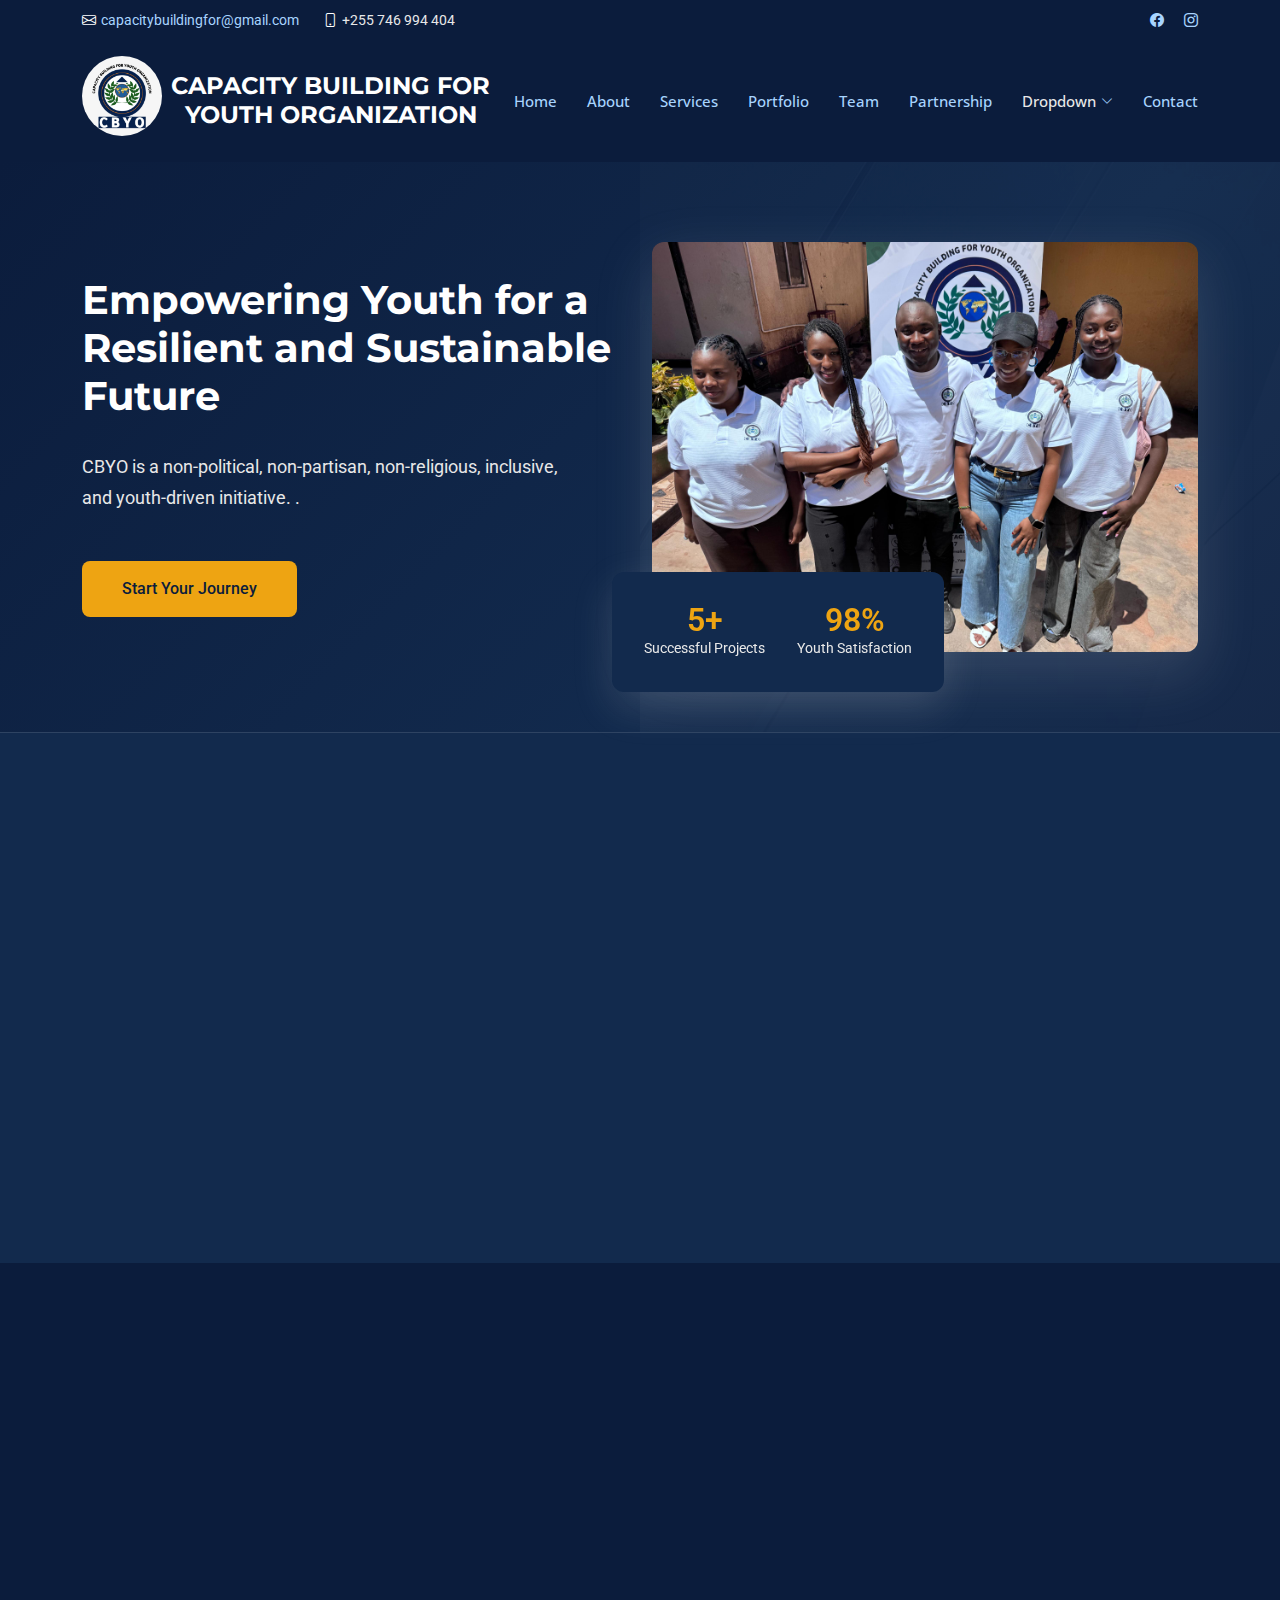
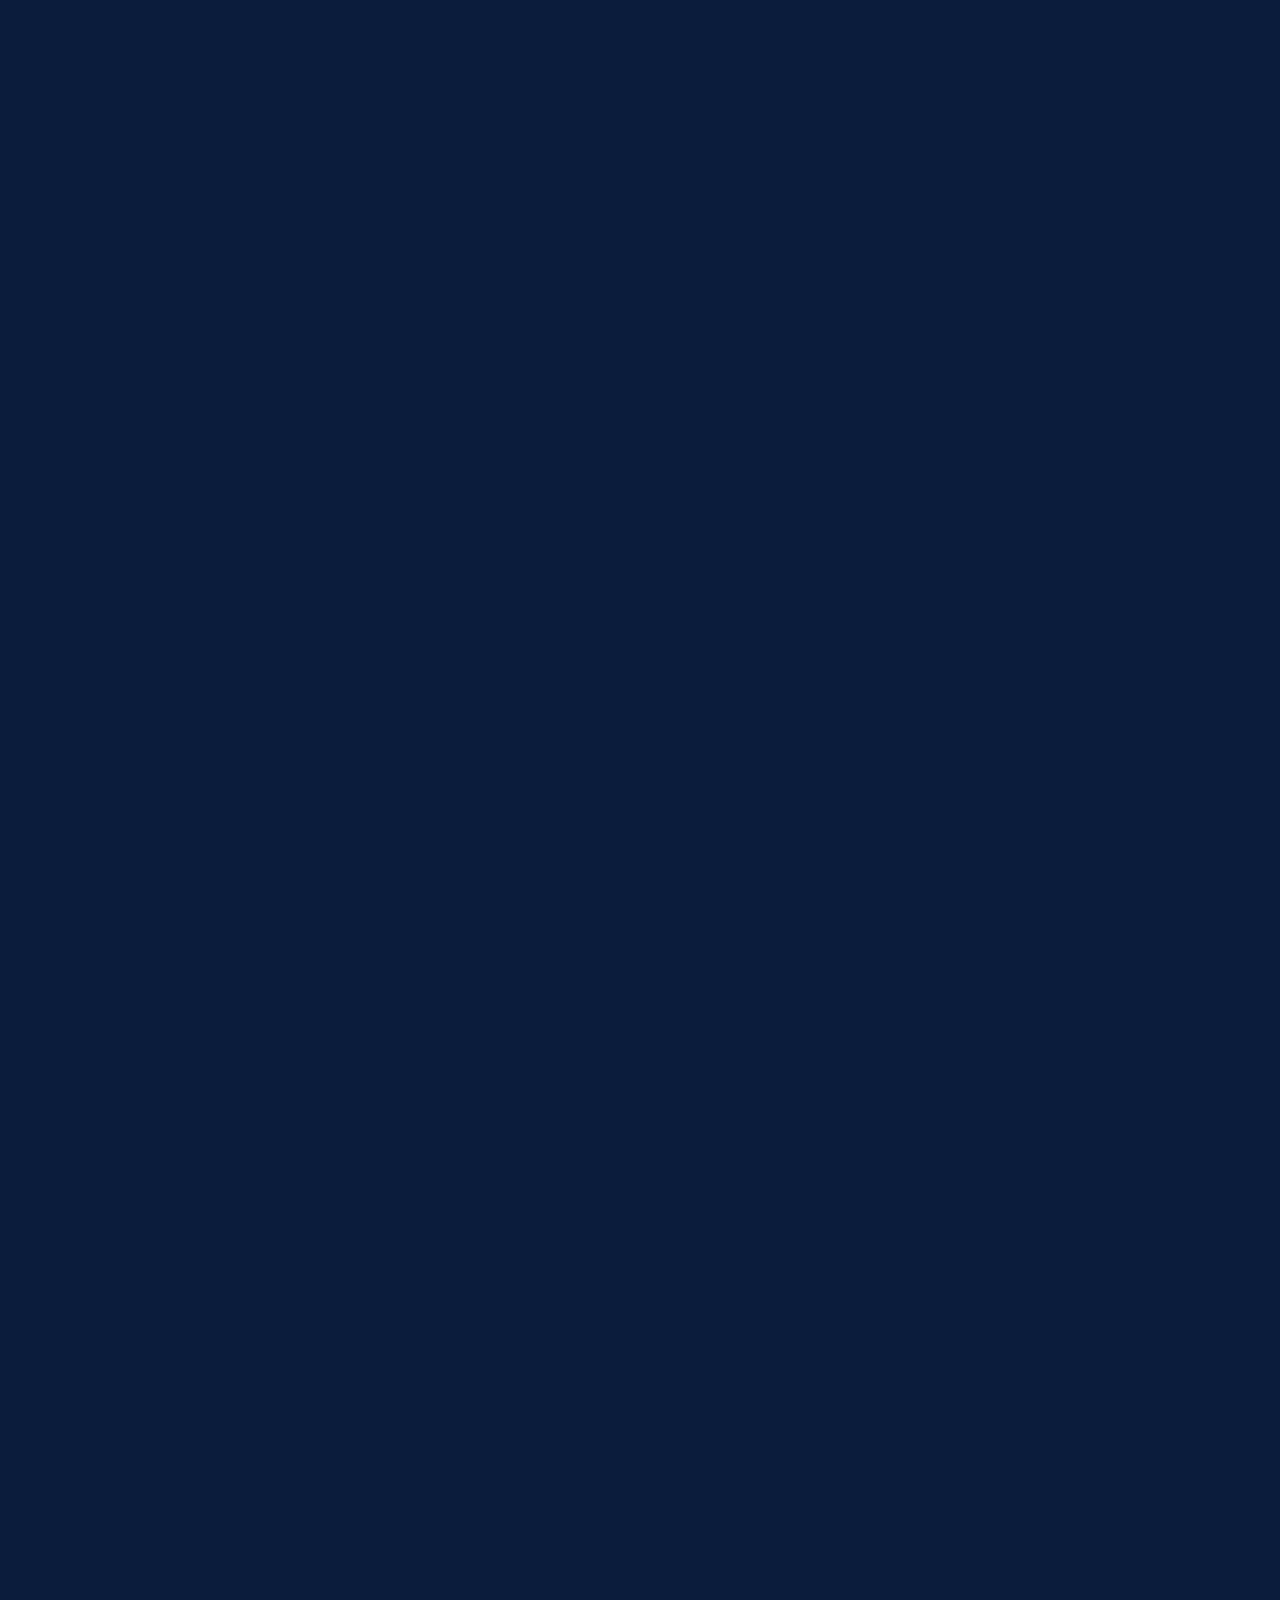
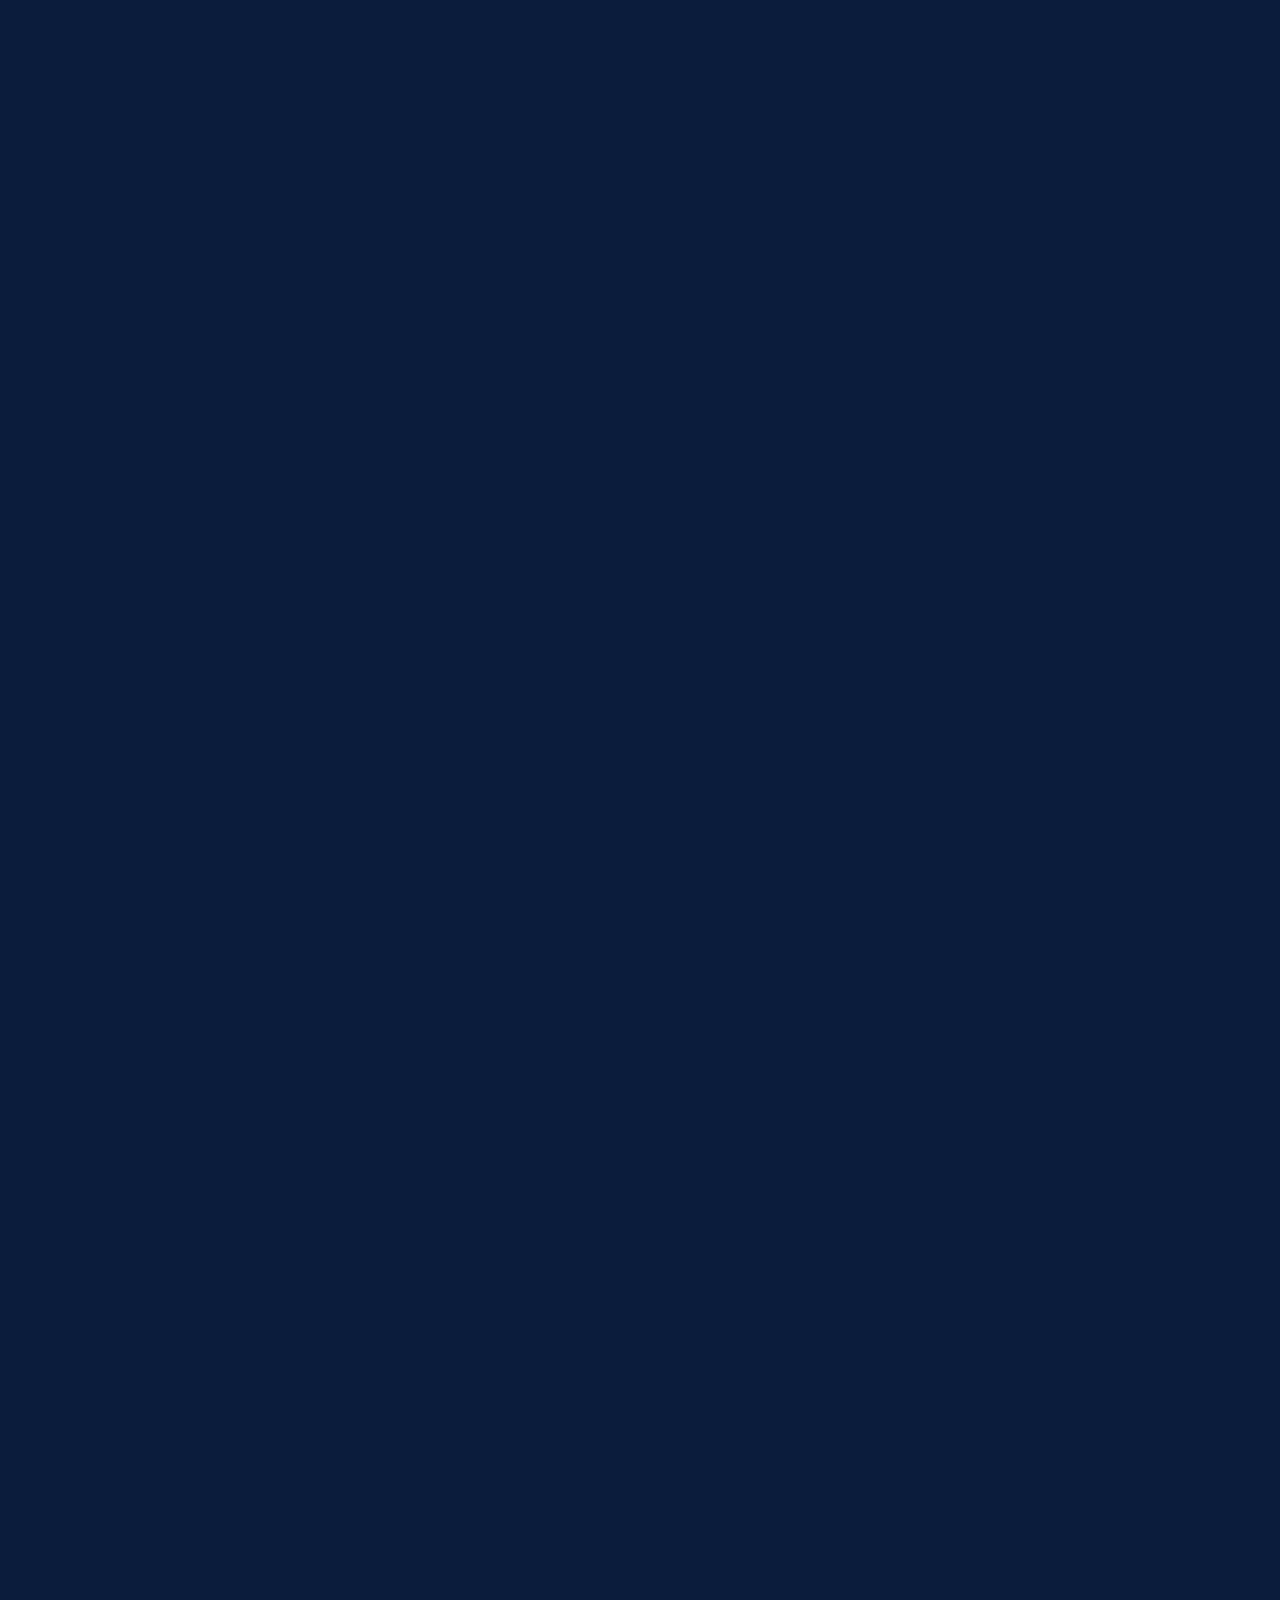
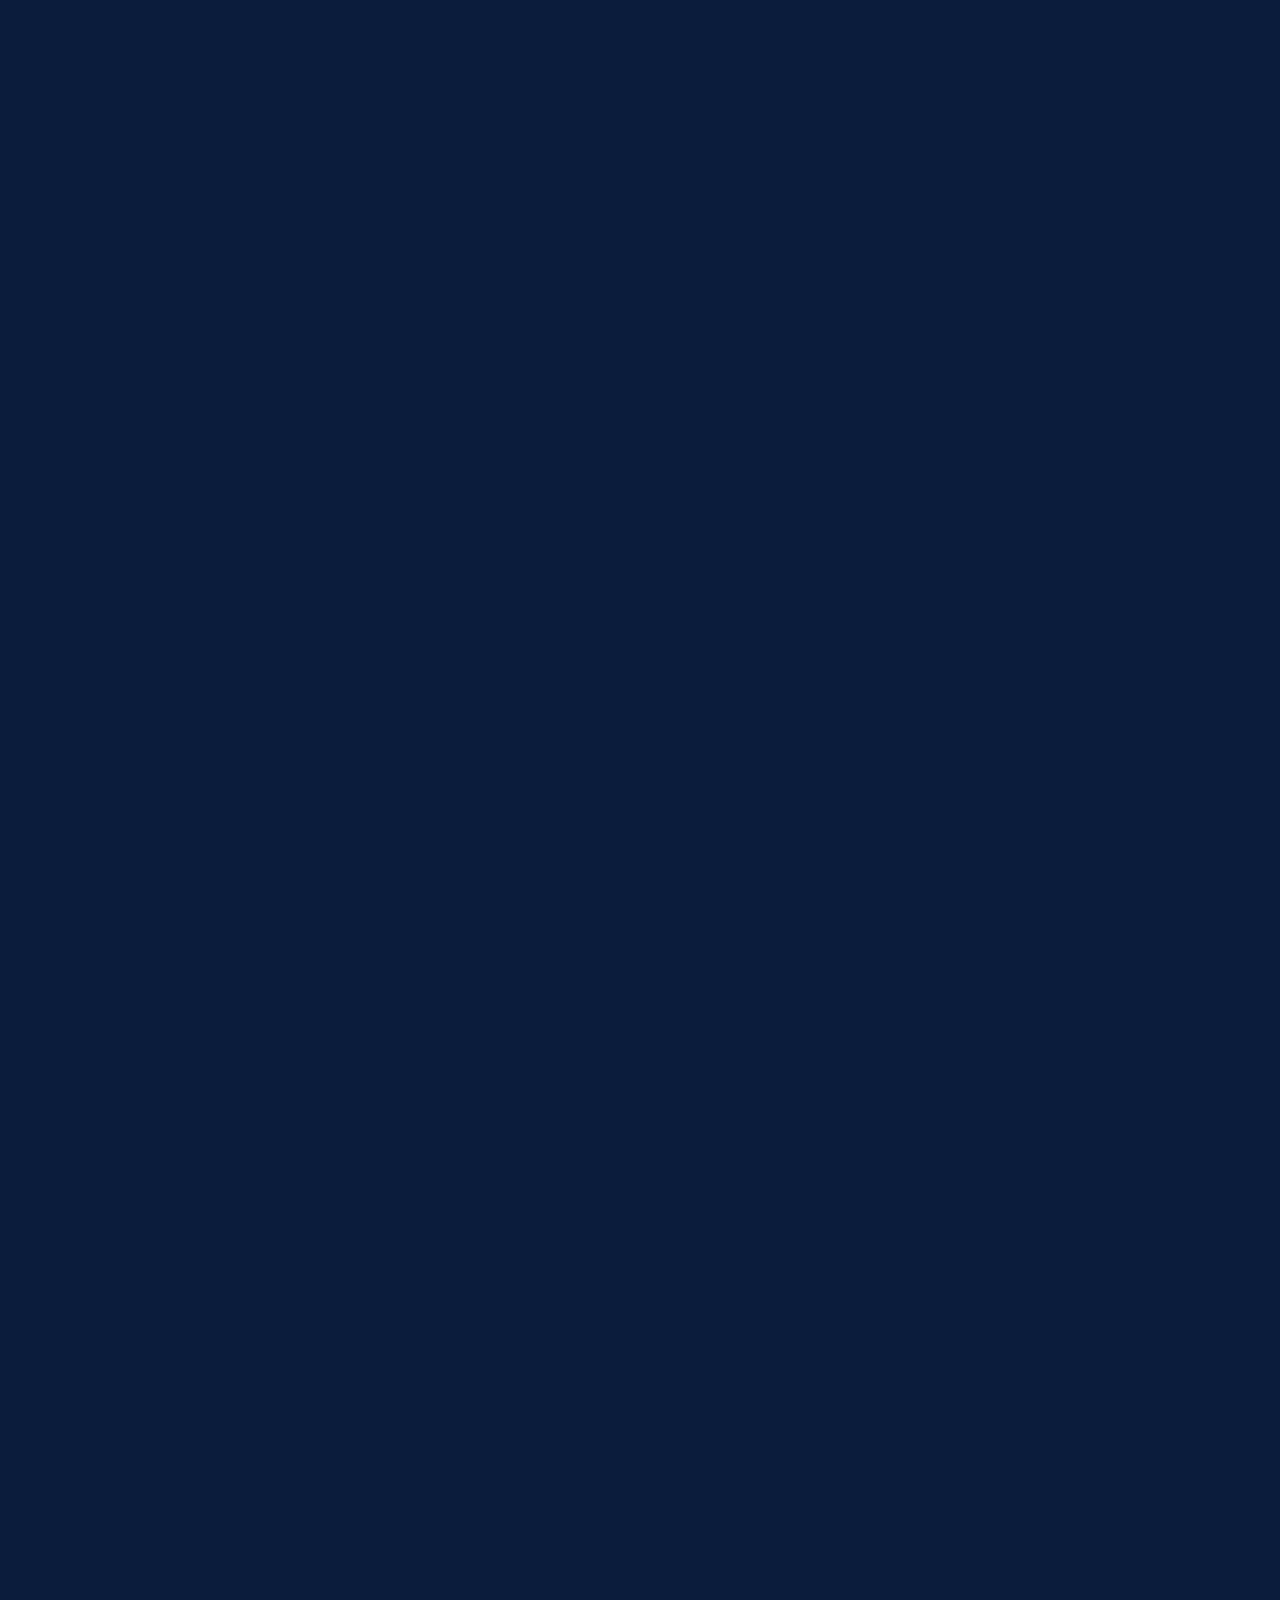
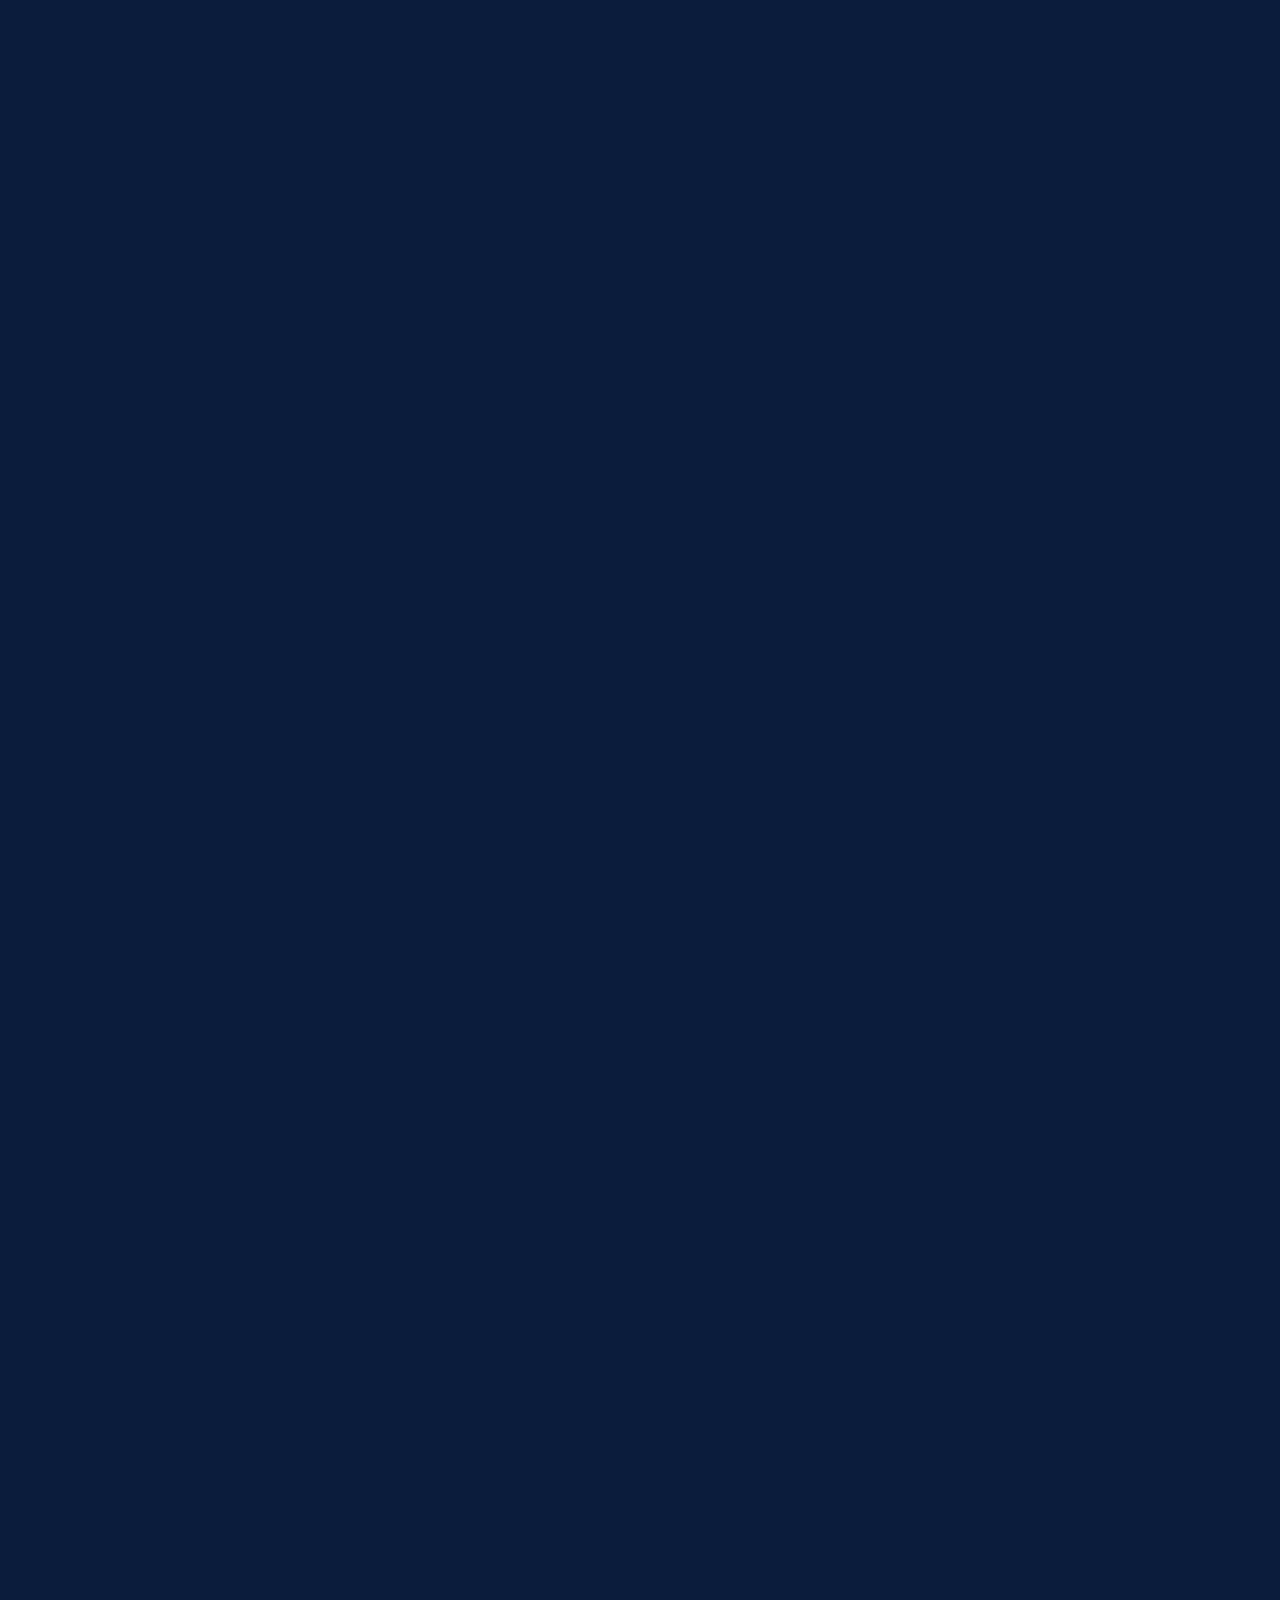
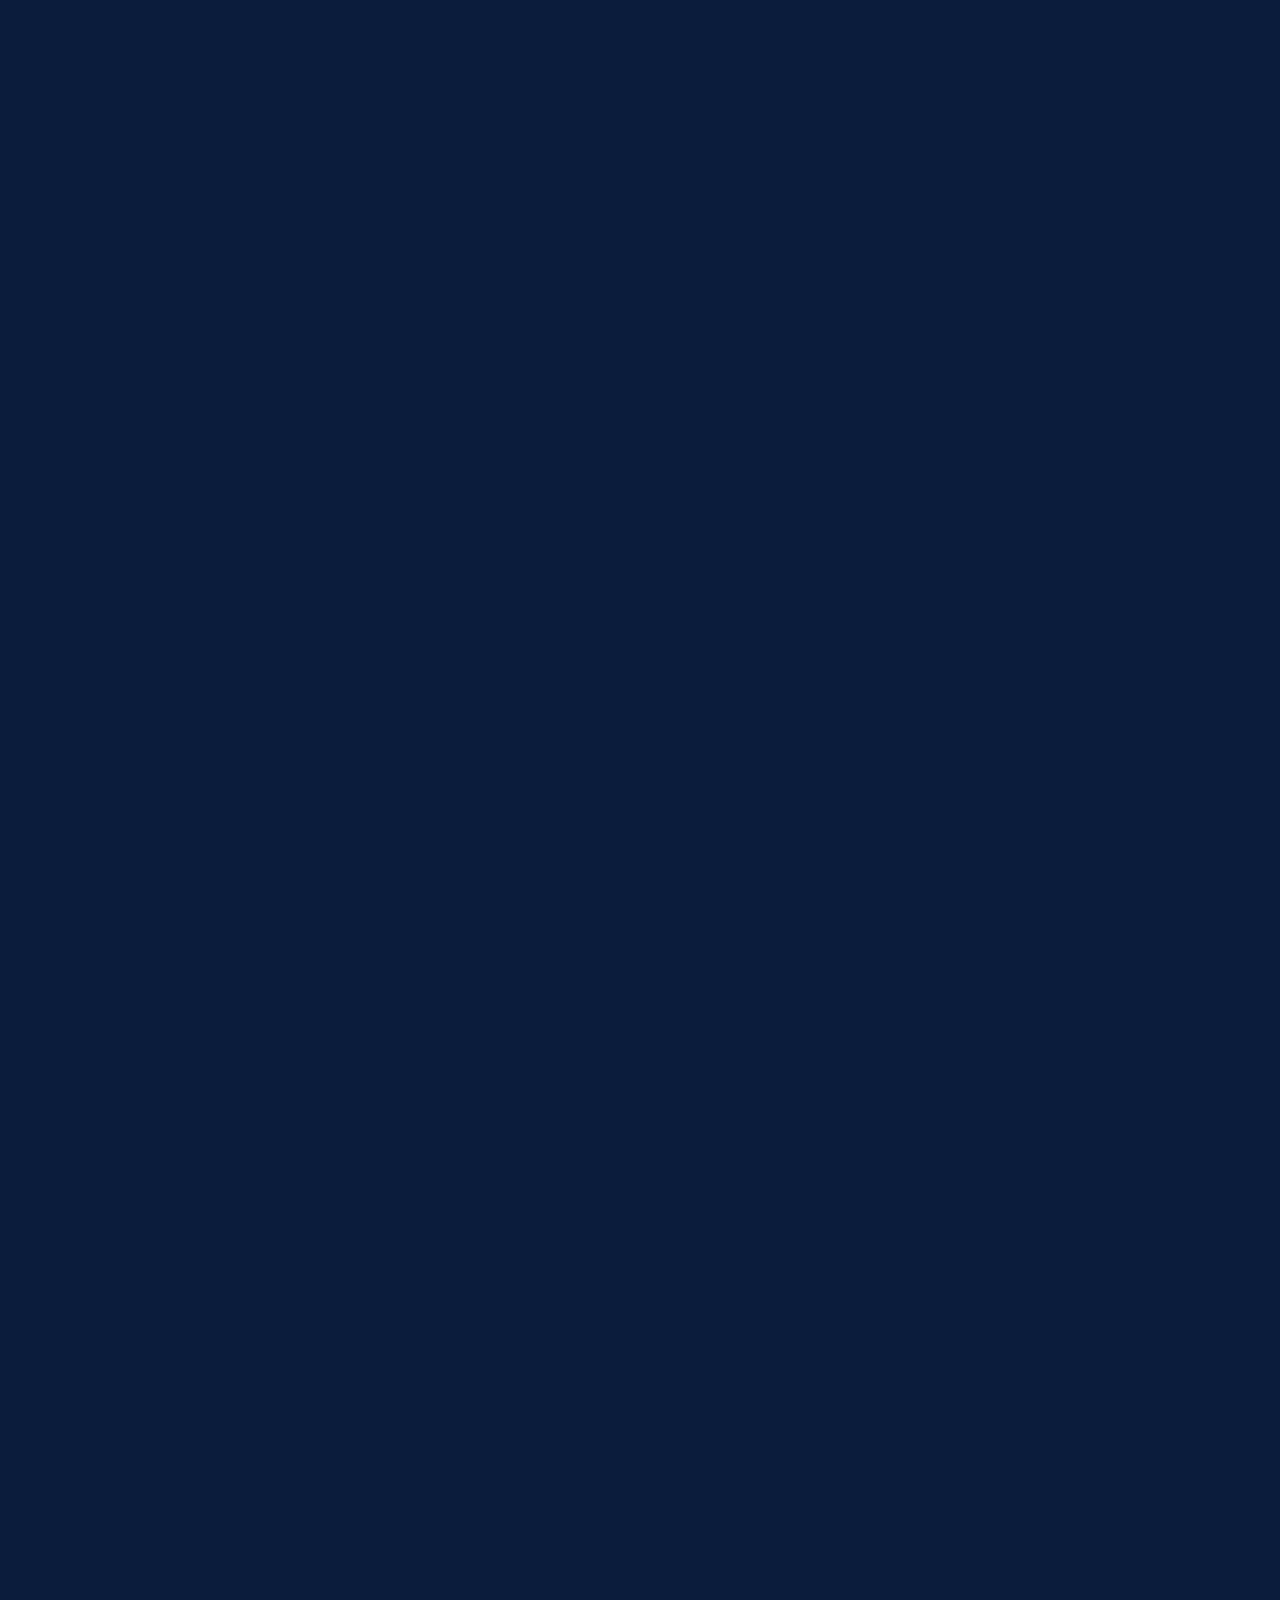
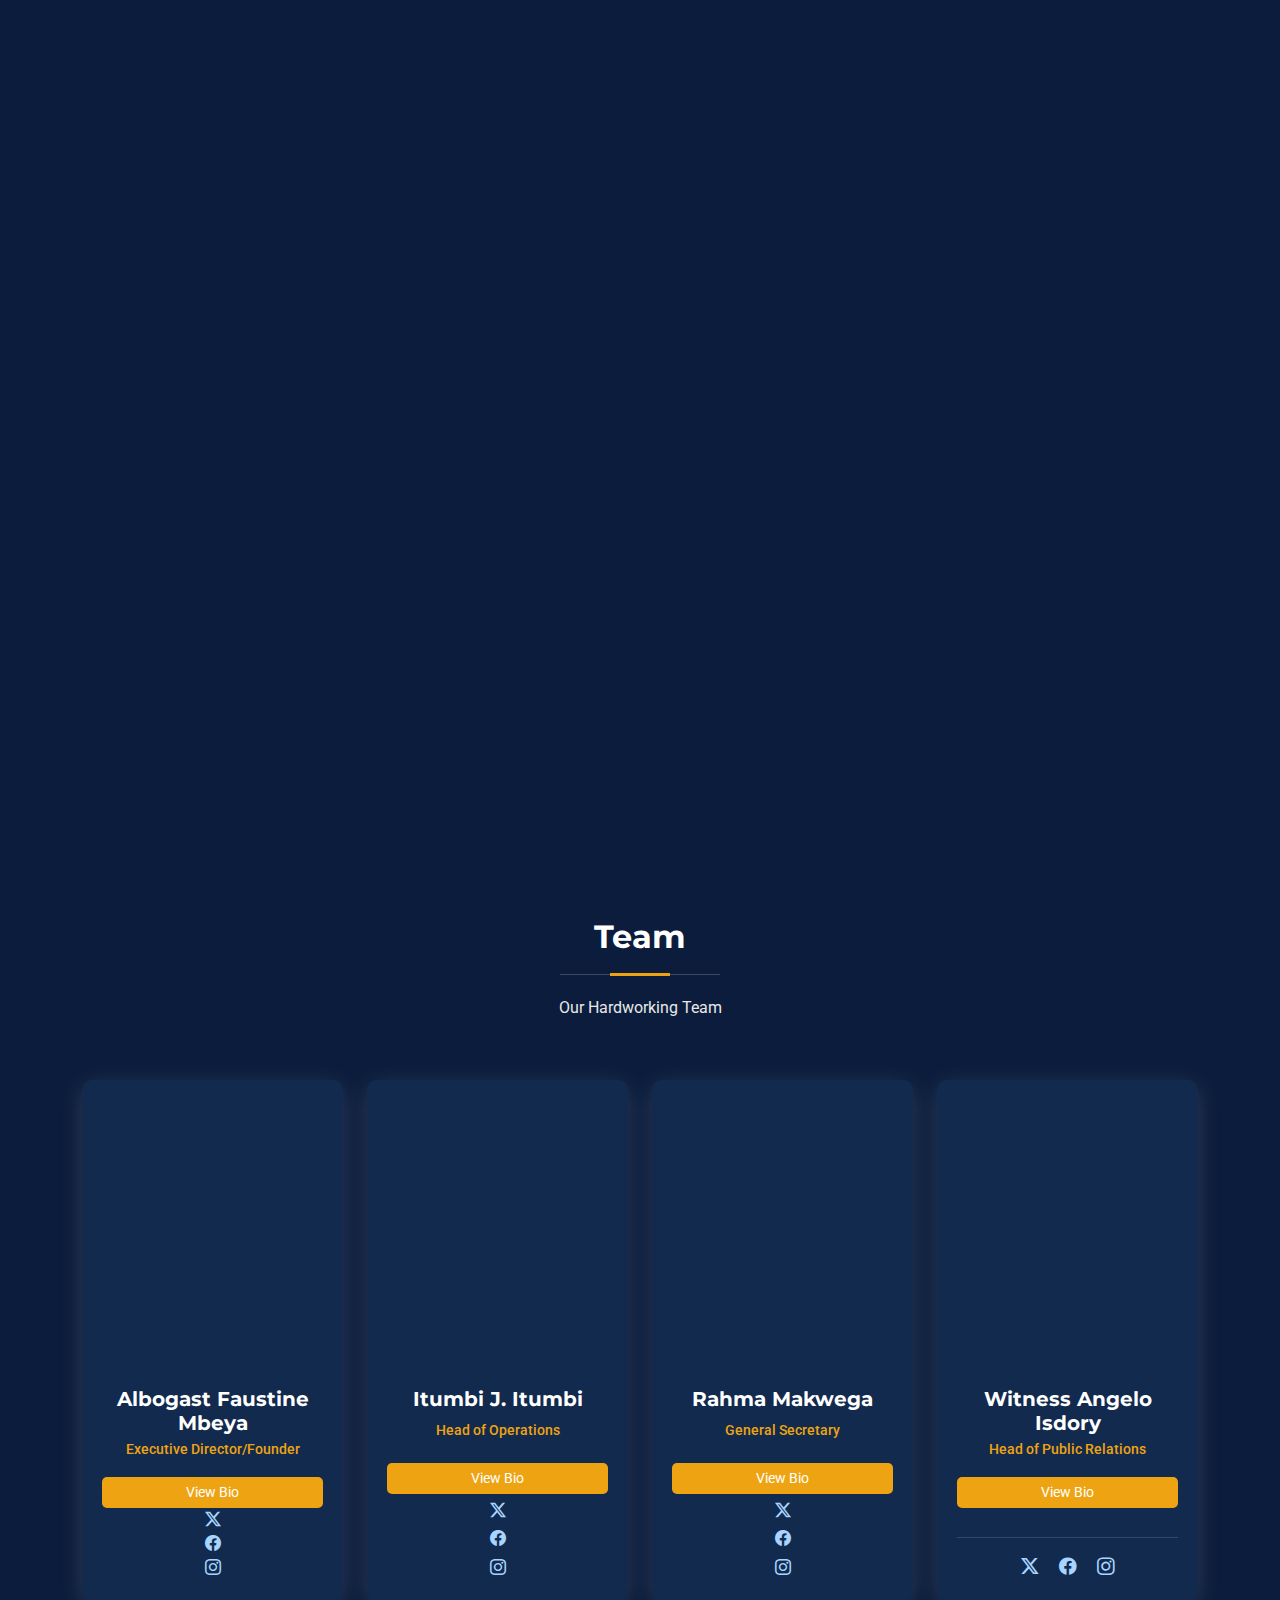
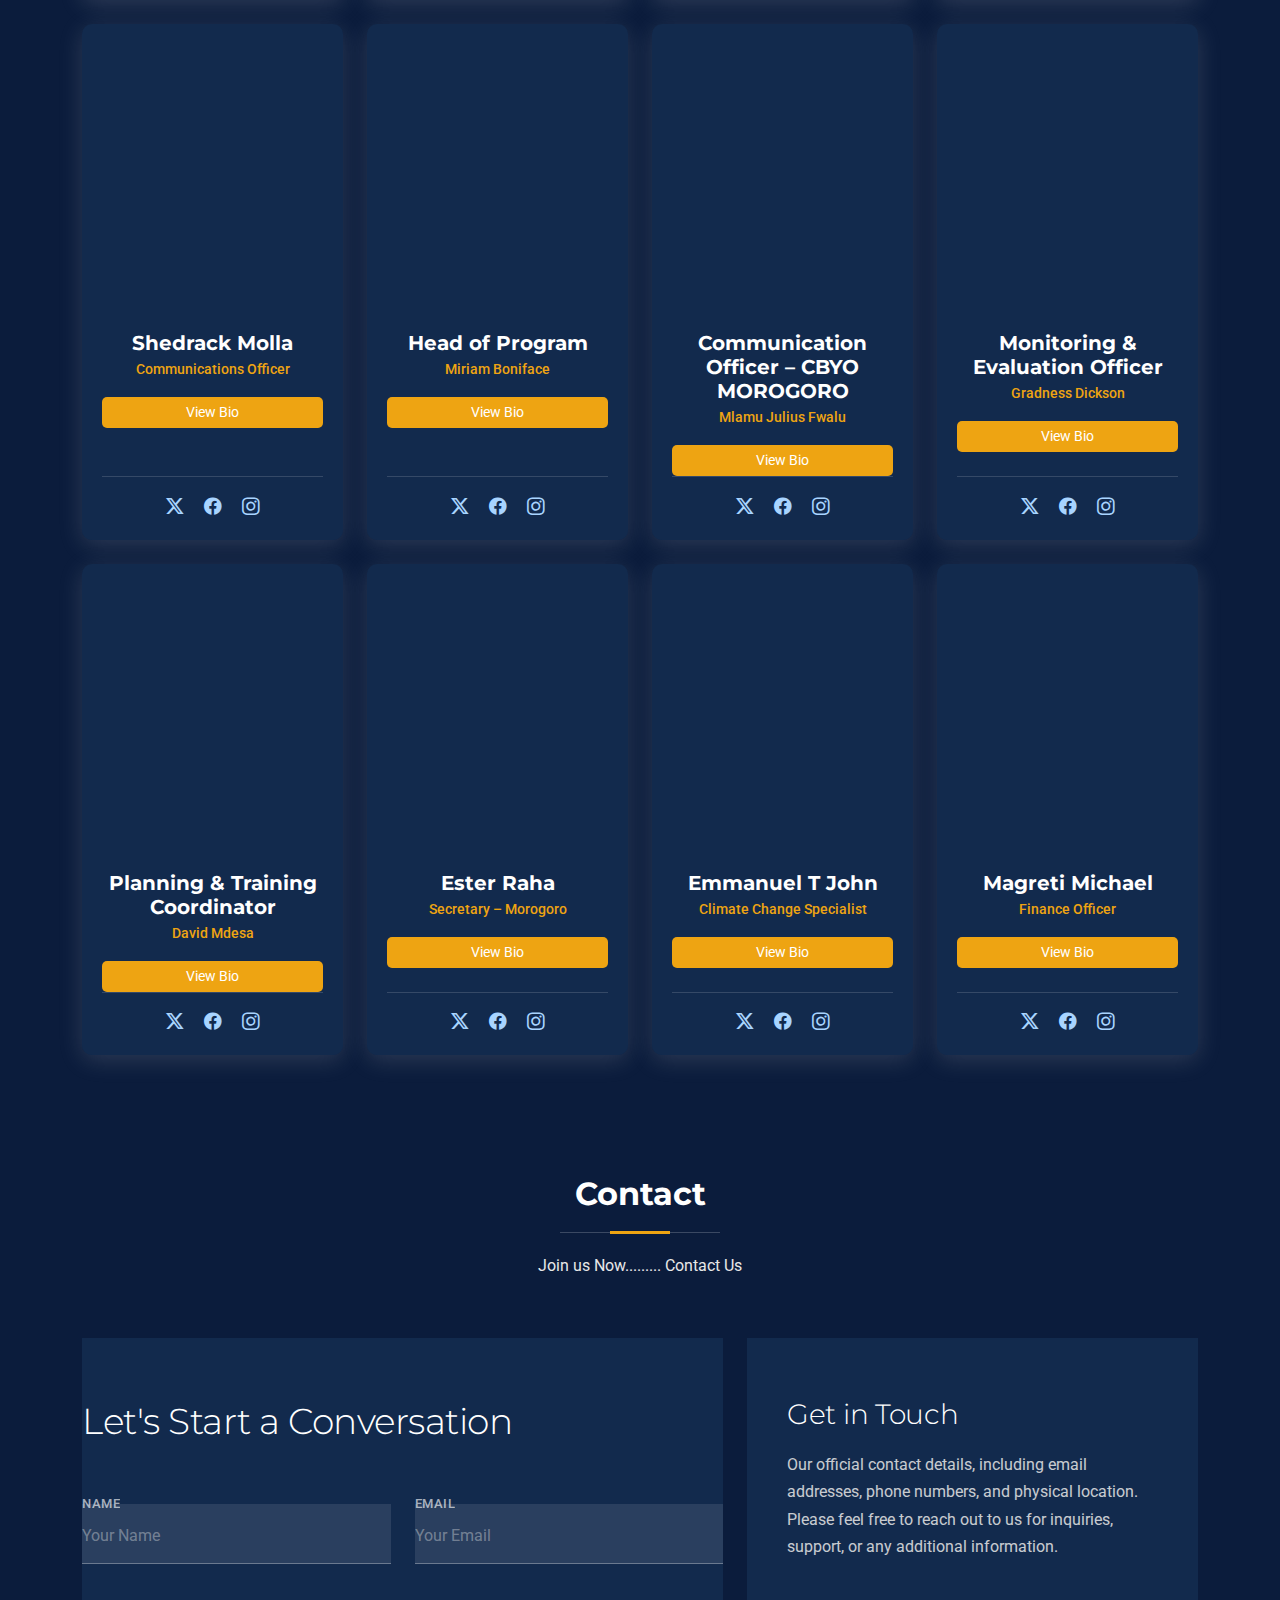
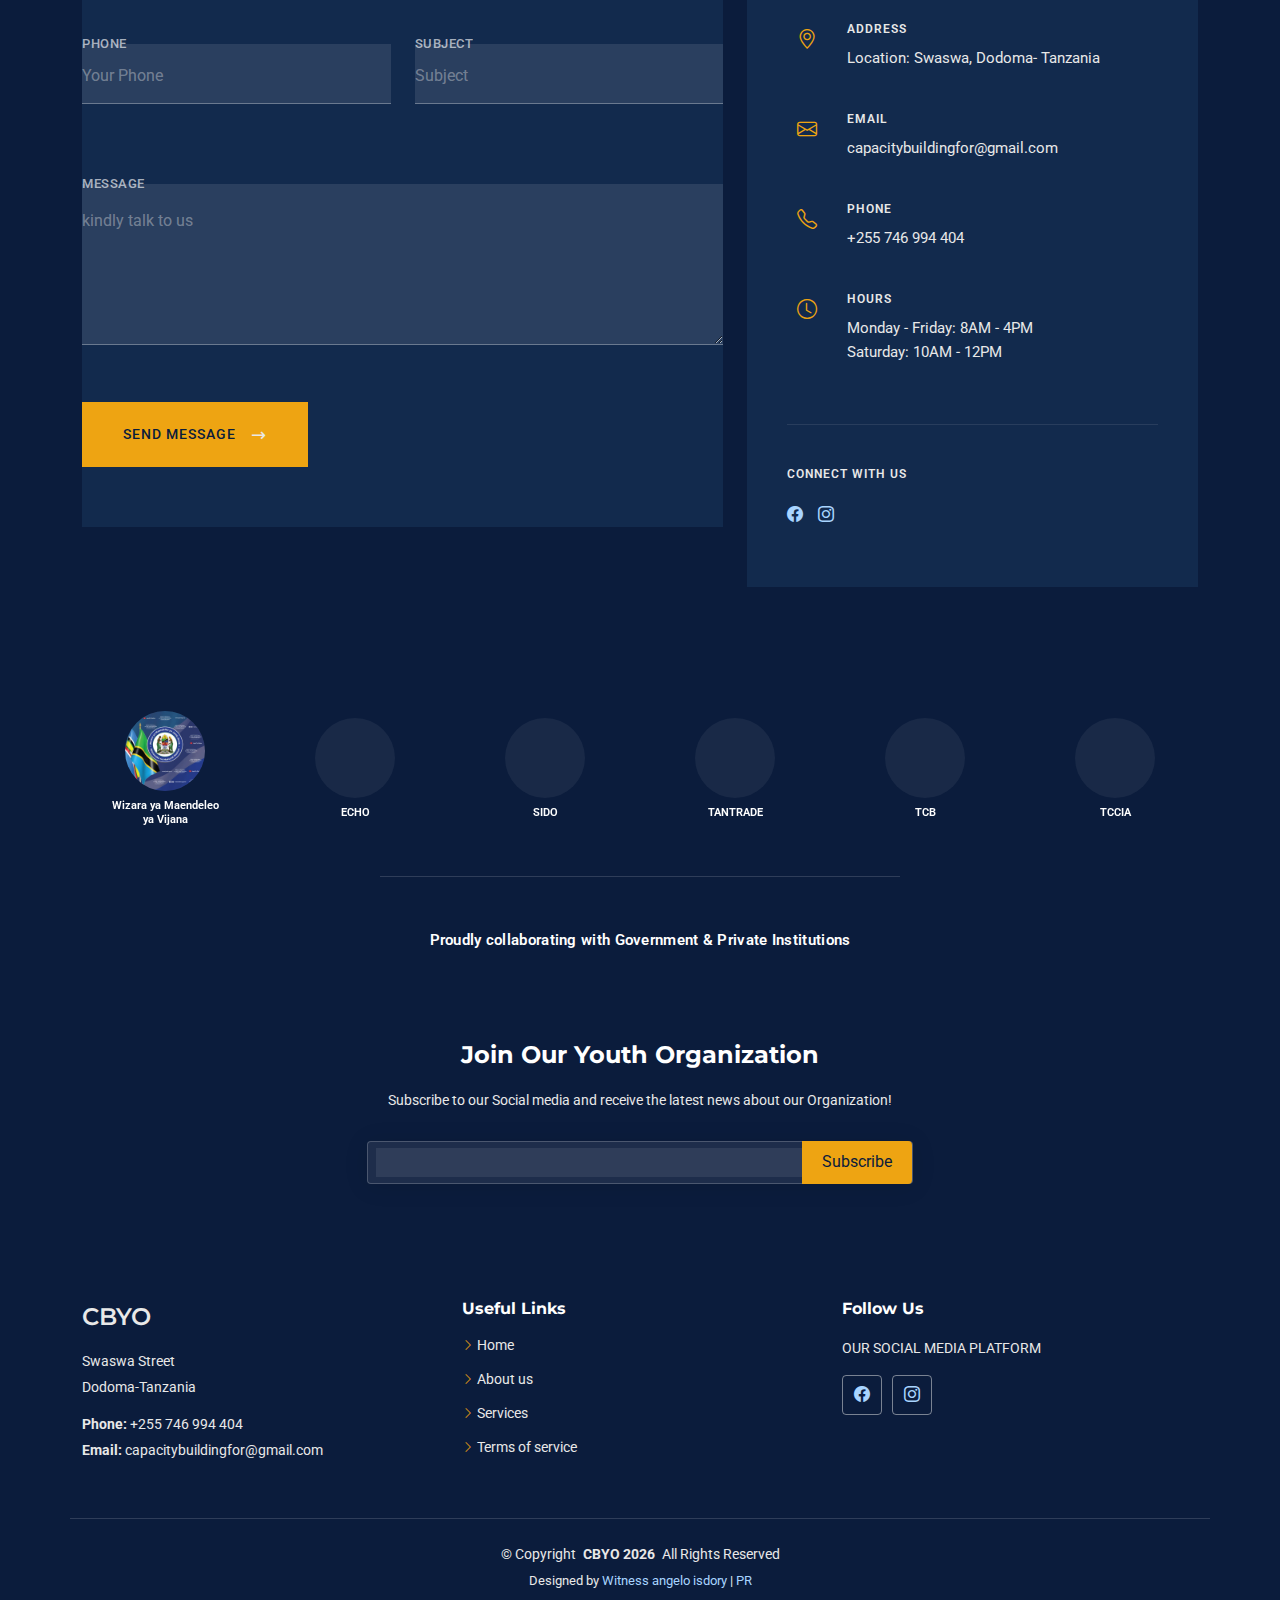
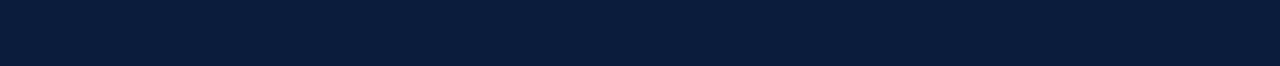
<file: index.html>
<!DOCTYPE html>
<html lang="en">

<head>
  <meta charset="utf-8">
  <meta content="width=device-width, initial-scale=1.0, viewport-fit=cover" name="viewport">
  <meta name="theme-color" content="#0b1c3c">
  <title>CBYO</title>
  <meta name="description" content="">
  <meta name="keywords" content="">

  <!-- Favicons -->
  <link href="assets/img/favicon.png" rel="icon">
  <link href="assets/img/apple-touch-icon.png" rel="apple-touch-icon">

  <!-- Fonts -->
  <link href="https://fonts.googleapis.com" rel="preconnect">
  <link href="https://fonts.gstatic.com" rel="preconnect" crossorigin>
  <link
    href="https://fonts.googleapis.com/css2?family=Roboto:ital,wght@0,100;0,300;0,400;0,500;0,700;0,900;1,100;1,300;1,400;1,500;1,700;1,900&family=Open+Sans:ital,wght@0,300;0,400;0,500;0,600;0,700;0,800;1,300;1,400;1,500;1,600;1,700;1,800&family=Montserrat:ital,wght@0,100;0,200;0,300;0,400;0,500;0,600;0,700;0,800;0,900;1,100;1,200;1,300;1,400;1,500;1,600;1,700;1,800;1,900&display=swap"
    rel="stylesheet">

  <!-- Vendor CSS Files -->
  <link href="assets/vendor/bootstrap/css/bootstrap.min.css" rel="stylesheet">
  <link href="assets/vendor/bootstrap-icons/bootstrap-icons.css" rel="stylesheet">
  <link href="assets/vendor/aos/aos.css" rel="stylesheet">
  <link href="assets/vendor/glightbox/css/glightbox.min.css" rel="stylesheet">
  <link href="assets/vendor/swiper/swiper-bundle.min.css" rel="stylesheet">

  <!-- Main CSS File -->
  <link href="assets/css/main.css" rel="stylesheet">

  <!-- =======================================================
  * Template Name: CBYO
  * Template URL: https://bootstrapmade.com/corebiz-bootstrap-business-template/
  * Updated: Aug 30 2025 with Bootstrap v5.3.8
  * Author: BootstrapMade.com
  * License: https://bootstrapmade.com/license/
  ======================================================== -->
</head>

<body class="index-page">

  <header id="header" class="header">

    <div class="topbar d-flex align-items-center dark-background">
      <div class="container d-flex justify-content-center justify-content-md-between">
        <div class="contact-info d-flex align-items-center">
          <i class="bi bi-envelope d-flex align-items-center"><a
              href="mailto:capacitybuildingfor@gmail.com">capacitybuildingfor@gmail.com</a></i>
          <i class="bi bi-phone d-flex align-items-center ms-4"><span>+255 746 994 404</span></i>
        </div>
        <div class="social-links d-none d-md-flex align-items-center">
          <a href="https://www.facebook.com/capacitybuildingforyouthorganization" target="_blank">
            <i class="bi bi-facebook"></i>
          </a>

          <a href="https://www.instagram.com/capacitybuildingfor_youth1" target="_blank">
            <i class="bi bi-instagram"></i>
          </a>

        </div>
      </div>
    </div><!-- End Top Bar -->

    <div class="header-inner container d-flex flex-column flex-xl-row align-items-center justify-content-center justify-content-xl-center py-3">
      <!-- Logo + brand -->
      <a href="index.html" class="header-brand d-flex flex-column flex-md-row align-items-center mb-0">
        <img src="assets/img/logo.webp" alt="CBYO Logo" class="header-logo img-fluid">
        <h1 class="d-none d-md-block text-center header-title-full"
          style="color:#4682B4; font-weight:bold; font-size:24px; margin:0; font-family: 'Montserrat', sans-serif;">
          CAPACITY BUILDING FOR YOUTH ORGANIZATION
        </h1>
        <span class="d-md-none header-title-short">CBYO</span>
      </a>

      <nav id="navmenu" class="navmenu d-flex align-items-center justify-content-end justify-content-xl-center">
        <ul>
          <li><a href="#hero" class="active">Home</a></li>
          <li><a href="#about">About</a></li>
          <li><a href="#services">Services</a></li>
          <li><a href="#portfolio">Portfolio</a></li>
          <li><a href="#team">Team</a></li>
          <li><a href="#partners">Partnership</a></li>
          <li class="dropdown"><a href="#"><span>Dropdown</span> <i class="bi bi-chevron-down toggle-dropdown"></i></a>
            <ul>
              <li><a href="#">Dropdown 1</a></li>
              <li class="dropdown"><a href="#"><span>Deep Dropdown</span> <i
                    class="bi bi-chevron-down toggle-dropdown"></i></a>
                <ul>
                  <li><a href="#">Deep Dropdown 1</a></li>
                  <li><a href="#">Deep Dropdown 2</a></li>
                  <li><a href="#">Deep Dropdown 3</a></li>
                  <li><a href="#">Deep Dropdown 4</a></li>
                  <li><a href="#">Deep Dropdown 5</a></li>
                </ul>
              </li>
              <li><a href="#">Dropdown 2</a></li>
              <li><a href="#">Dropdown 3</a></li>
              <li><a href="#">Dropdown 4</a></li>
            </ul>
          </li>
          <li><a href="#contact">Contact</a></li>
        </ul>
        <i class="mobile-nav-toggle d-xl-none bi bi-list" aria-label="Open menu"></i>
      </nav>
    </div>

  </header>

  <main class="main">

    <!-- Hero Section -->
    <section id="hero" class="hero section">

      <div class="hero-content">
        <div class="container">
          <div class="row align-items-center">
            <div class="col-lg-6" data-aos="fade-up" data-aos-delay="100">
              <div class="content">
                <h1>Empowering Youth for a Resilient and Sustainable Future </h1>
                <p>CBYO is a non-political, non-partisan, non-religious, inclusive, and youth-driven initiative. .</p>
                <div class="cta-group">
                  <a href="#about" class="btn-primary">Start Your Journey</a>
                </div>
              </div>
            </div>
            <div class="col-lg-6" data-aos="fade-up" data-aos-delay="800">
              <div class="hero-image">
                <img src="assets/img/about/about-9.jpg" alt="Corporate Business" class="img-fluid">
                <div class="floating-card" data-aos="fade-up" data-aos-delay="500">
                  <div class="card-content">
                    <div class="metric">
                      <span class="number">5+</span>
                      <span class="label">Successful Projects</span>
                    </div>
                    <div class="metric">
                      <span class="number">98%</span>
                      <span class="label">Youth Satisfaction</span>
                    </div>
                  </div>
                </div>
              </div>
            </div>
          </div>
        </div>

        <div class="hero-features">
          <div class="container">
            <div class="row">
              <div class="col-lg-3 col-md-6" data-aos="fade-up" data-aos-delay="100">
                <div class="feature-item">
                  <div class="icon">
                    <i class="bi bi-graph-up"></i>
                  </div>
                  <h4>Strategic Growth</h4>
                  <p>Agriculture
                    Climate Change
                    Education ,Innovation and Technology
                    Child Nutrition </p>
                </div>
              </div>
              <div class="col-lg-3 col-md-6" data-aos="fade-up" data-aos-delay="200">
                <div class="feature-item">
                  <div class="icon">
                    <i class="bi bi-lightbulb"></i>
                  </div>
                  <h4>Innovation Focus</h4>
                  <p>Transform challenges into opportunities through creative solutions</p>
                </div>
              </div>
              <div class="col-lg-3 col-md-6" data-aos="fade-up" data-aos-delay="300">
                <div class="feature-item">
                  <div class="icon">
                    <i class="bi bi-people"></i>
                  </div>
                  <h4>Expert Team</h4>
                  <p>Encouraging creative solutions to real-world challenges - Inclusiveness - Ensuring all youth,
                    regardless of background, are engaged - Sustainability - Promoting practices that ensure long-term
                    impact - Accountability - Being responsible.</p>
                </div>
              </div>
              <div class="col-lg-3 col-md-6" data-aos="fade-up" data-aos-delay="400">
                <div class="feature-item">
                  <div class="icon">
                    <i class="bi bi-award"></i>
                  </div>
                  <h4>Proven Results</h4>
                  <p>Track record of delivering measurable youth outcomes</p>
                </div>
              </div>
            </div>
          </div>
        </div>

      </div>

    </section><!-- /Hero Section -->

    <!-- Partners Carousel (Our Trusted Partners) – juu baada ya Hero -->
    <section id="partners" class="partners-hero section section-bg">
      <div class="container">
        <div class="section-title" data-aos="fade-up">
          <h2>🤝 Our Trusted Partners</h2>
          <p>We work with leading institutions for greater impact</p>
        </div>
        <div class="partners-carousel-wrap" data-aos="fade-up">
          <div class="swiper partners-swiper">
            <div class="swiper-wrapper">
              <div class="swiper-slide">
                <div class="partner-item partner-item-carousel">
                  <div class="partner-logo partner-logo-circle">
                    <img src="assets/compny/Wizara%20ya%20Maendeleo%20ya%20Vijana%20(Serikali).jpg" class="img-fluid" alt="WMV" title="Wizara ya Maendeleo ya Vijana" loading="lazy">
                  </div>
                  <span class="partner-name">Wizara ya Maendeleo ya Vijana</span>
                </div>
              </div>
              <div class="swiper-slide">
                <div class="partner-item partner-item-carousel">
                  <div class="partner-logo partner-logo-circle">
                    <img src="assets/compny/eco.webp" class="img-fluid" alt="ECHO" title="ECHO" loading="lazy">
                  </div>
                  <span class="partner-name">ECHO</span>
                </div>
              </div>
              <div class="swiper-slide">
                <div class="partner-item partner-item-carousel">
                  <div class="partner-logo partner-logo-circle">
                    <img src="assets/compny/sido.jpg" class="img-fluid" alt="SIDO" title="SIDO" loading="lazy">
                  </div>
                  <span class="partner-name">SIDO</span>
                </div>
              </div>
              <div class="swiper-slide">
                <div class="partner-item partner-item-carousel">
                  <div class="partner-logo partner-logo-circle">
                    <img src="assets/compny/tantrade.jpg" class="img-fluid" alt="TANTRADE" title="TANTRADE" loading="lazy">
                  </div>
                  <span class="partner-name">TANTRADE</span>
                </div>
              </div>
              <div class="swiper-slide">
                <div class="partner-item partner-item-carousel">
                  <div class="partner-logo partner-logo-circle">
                    <img src="assets/compny/tcb.png" class="img-fluid" alt="TCB" title="TCB" loading="lazy">
                  </div>
                  <span class="partner-name">TCB</span>
                </div>
              </div>
              <div class="swiper-slide">
                <div class="partner-item partner-item-carousel">
                  <div class="partner-logo partner-logo-circle">
                    <img src="assets/compny/TCCIA.jpg" class="img-fluid" alt="TCCIA" title="TCCIA" loading="lazy">
                  </div>
                  <span class="partner-name">TCCIA</span>
                </div>
              </div>
            </div>
            <div class="swiper-pagination partners-pagination"></div>
          </div>
        </div>
      </div>
    </section><!-- /Partners Carousel -->

    <!-- Featured Services Section -->
    <section id="featured-services" class="featured-services section light-background">

      <div class="container" data-aos="fade-up" data-aos-delay="100">

        <div class="row g-5">

          <div class="col-lg-3 col-md-6" data-aos="fade-up" data-aos-delay="200">
            <div class="service-item">
              <div class="service-icon">
                <i class="bi bi-brush"></i>
              </div>
              <h3>Education</h3>
              <p>CBYO promotes quality education for youth, providing them with the knowledge and skills needed to
                actively participate in the development of their communities. This initiative aims to increase learning
                opportunities, practical training, and leadership education for young people..</p>
              <a href="service-details.html" class="service-link">
                <span>Explore Service</span>
                <i class="bi bi-arrow-right"></i>
              </a>
            </div>
          </div><!-- End Service Item -->

          <div class="col-lg-3 col-md-6" data-aos="fade-up" data-aos-delay="300">
            <div class="service-item">
              <div class="service-icon">
                <i class="bi bi-globe"></i>
              </div>
              <h3>Agriculture</h3>
              <p>CBYO advances sustainable agricultural practices among youth, helping them gain modern farming skills,
                increase food production, and link agriculture to business value chains for economic empowerment..</p>
              </a>
            </div>
          </div><!-- End Service Item -->

          <div class="col-lg-3 col-md-6" data-aos="fade-up" data-aos-delay="400">
            <div class="service-item">
              <div class="service-icon">
                <i class="bi bi-graph-up-arrow"></i>
              </div>
              <h3>Climate Change</h3>
              <p>CBYO encourages environmental responsibility among youth, equipping them with knowledge about climate
                change and ways to mitigate its effects. Programs include education on environmental conservation,
                renewable energy, and natural resource management..</p>
              </a>
            </div>
          </div><!-- End Service Item -->

          <div class="col-lg-3 col-md-6" data-aos="fade-up" data-aos-delay="500">
            <div class="service-item">
              <div class="service-icon">
                <i class="bi bi-headset"></i>
              </div>
              <h3>Innovation and Technology</h3>
              <p>CBYO fosters innovation and technology among youth, providing opportunities to design, utilize new
                technologies, and launch innovative projects that contribute to community and national development..</p>
              </a>
            </div>
          </div><!-- End Service Item -->

        </div>

      </div>

    </section><!-- /Featured Services Section -->

    <!-- About Section -->
    <section id="about" class="about section">

      <!-- Section Title -->
      <div class="container section-title" data-aos="fade-up">
        <h2>About</h2>
        <p>Find Out More About Us</p>
      </div><!-- End Section Title -->

      <div class="container" data-aos="fade-up" data-aos-delay="100">

        <div class="row">
          <div class="col-lg-6" data-aos="fade-right" data-aos-delay="200">
            <div class="content">
              <h2>Empowering Youth for a Resilient and Sustainable Future</h2>
              <p class="lead">Capacity Building for Youth (CBYO) is a youth-led, nonprofit, and non-governmental
                platform
                committed to advancing sustainable development through capacity building in key sectors that
                affect youth and the community at large. CBYO focuses on education, agriculture, climate change,
                the food value chain, innovation, and children's nutrition.</p>

              <div class="description">
                <p>The platform was established in response to the growing need for empowering young people
                  with practical skills, knowledge, and opportunities to become agents of change in their
                  communities. Through collaboration with governments, civil society, and development partners,
                  CBYO envisions an inclusive and self-reliant generation that actively contributes to national and
                  global development goals.
                  CBYO is a non-political, non-partisan, non-religious, inclusive, and youth-driven initiative.</p>
              </div>

              <div class="stats-row">
                <div class="stat-item" data-aos="fade-up" data-aos-delay="300">
                  <div class="stat-number">
                    <span data-purecounter-start="0" data-purecounter-end="1" data-purecounter-duration="1"
                      class="purecounter"></span>+
                  </div>
                  <div class="stat-label">Years of Excellence</div>
                </div>

                <div class="stat-item" data-aos="fade-up" data-aos-delay="400">
                  <div class="stat-number">
                    <span data-purecounter-start="0" data-purecounter-end="500" data-purecounter-duration="1"
                      class="purecounter"></span>+
                  </div>
                  <div class="stat-label">Youth Reached</div>
                </div>

                <div class="stat-item" data-aos="fade-up" data-aos-delay="500">
                  <div class="stat-number">
                    <span data-purecounter-start="0" data-purecounter-end="50" data-purecounter-duration="1"
                      class="purecounter"></span>+
                  </div>
                  <div class="stat-label">Projects Completed</div>
                </div>
              </div><!-- End Stats Row -->

              <div class="cta-section" data-aos="fade-up" data-aos-delay="300">
                <a href="#team" class="btn-link">Meet Our Team <i class="bi bi-arrow-right"></i></a>
              </div>
            </div>
          </div>

          <div class="col-lg-6" data-aos="fade-left" data-aos-delay="50">
            <div class="image-container">
              <img src="assets/img/about/about-square-8.jpg" alt="About Us" class="img-fluid">
              <div class="image-overlay">
                <div class="overlay-content">
                  <i class="bi bi-award"></i>
                  <div class="overlay-text">
                    <h4>Award Winning</h4>
                    <p>Excellence in Service</p>
                  </div>
                </div>
              </div>
            </div>
          </div>
        </div>
      </div>

    </section><!-- /About Section -->

    <!-- Mission, Vision & Values Section -->
    <section id="skills" class="skills section mission-vision-section">

      <div class="container section-title" data-aos="fade-up">
        <h2>Who We Are</h2>
        <p>Our Mission, Vision &amp; Values</p>
      </div>

      <div class="container" data-aos="fade-up" data-aos-delay="100">

        <div class="row g-4 mb-5">
          <div class="col-lg-6" data-aos="fade-up" data-aos-delay="150">
            <div class="mission-vision-card h-100">
              <div class="card-icon">
                <i class="bi bi-bullseye"></i>
              </div>
              <h3 class="card-title">Our Mission</h3>
              <p class="card-text">To be a leading platform in building youth capacities for sustainable development in education, agriculture, climate action, food systems, and child health.</p>
            </div>
          </div>
          <div class="col-lg-6" data-aos="fade-up" data-aos-delay="200">
            <div class="mission-vision-card h-100">
              <div class="card-icon">
                <i class="bi bi-eye"></i>
              </div>
              <h3 class="card-title">Our Vision</h3>
              <p class="card-text">To empower young people through knowledge-sharing, skills training, innovation promotion, and community engagement across key development sectors, ensuring a healthy, skilled, and resilient generation.</p>
            </div>
          </div>
        </div>

        <div class="row mb-5">
          <div class="col-12" data-aos="fade-up" data-aos-delay="250">
            <div class="mission-vision-card motto-card text-center">
              <div class="card-icon">
                <i class="bi bi-quote"></i>
              </div>
              <h3 class="card-title">Motto</h3>
              <p class="motto-text">Inspire. Empower. Transform.</p>
            </div>
          </div>
        </div>

        <div class="row">
          <div class="col-12" data-aos="fade-up" data-aos-delay="300">
            <div class="mission-vision-card values-card">
              <div class="card-icon">
                <i class="bi bi-heart"></i>
              </div>
              <h3 class="card-title">Core Values &amp; Philosophy</h3>
              <ul class="values-list">
                <li><strong>Integrity</strong> — Upholding honesty and ethical conduct in all actions.</li>
                <li><strong>Innovation</strong> — Encouraging creative solutions to real-world challenges.</li>
                <li><strong>Inclusiveness</strong> — Ensuring all youth, regardless of background, are engaged.</li>
                <li><strong>Sustainability</strong> — Promoting practices that ensure long-term impact.</li>
                <li><strong>Accountability</strong> — Being responsible and transparent in resource use.</li>
                <li><strong>Empowerment</strong> — Building skills and confidence in young people.</li>
                <li><strong>Collaboration</strong> — Working together for greater impact.</li>
              </ul>
            </div>
          </div>
        </div>

      </div>

    </section><!-- /Mission, Vision & Values Section -->

    <!-- Services Section -->
    <section id="services" class="services section">

      <!-- Section Title -->
      <div class="container section-title" data-aos="fade-up">
        <h2>PROJECT</h2>
        <p>Check Our Project</p>
      </div><!-- End Section Title -->

      <div class="container" data-aos="fade-up" data-aos-delay="100">

        <div class="row gy-5">

          <div class="col-lg-4 col-md-6" data-aos="fade-up" data-aos-delay="200">
            <div class="service-item">
              <div class="service-icon">
                <i class="bi bi-laptop"></i>
              </div>
              <h3>Education</h3>
              <p>CBYO promotes quality education for youth, providing them with the knowledge and skills needed
                to actively participate in the development of their communities. This initiative aims to
                increase learning opportunities, practical training, and leadership education for young people..
              </p>
              <a href="service-details.html" class="service-link">
                <span>Learn More</span>
                <i class="bi bi-arrow-right"></i>
              </a>
            </div>
          </div>


        </div>

      </div>

    </section><!-- /Services Section -->

    <!-- Testimonials Section (Placeholder or Remove if unused) -->

    <!-- Portfolio Section -->
    <section id="portfolio" class="portfolio section">

      <!-- Section Title -->
      <div class="container section-title" data-aos="fade-up">
        <h2>IMAGES</h2>
        <p>Check Our&nbsp; Portfolio</p>
      </div><!-- End Section Title -->

      <div class="container" data-aos="fade-up" data-aos-delay="100">

        <div class="isotope-layout" data-default-filter="*" data-layout="fitRows" data-sort="original-order">

          <div class="portfolio-filters-wrapper" data-aos="fade-up" data-aos-delay="100">
            <ul class="portfolio-filters isotope-filters">
              <li data-filter="*" class="filter-active">OUR IMAGE</li>
              <li data-filter=".filter-branding">CHARITY</li>
              <li data-filter=".filter-web">YOUTH TALK</li>
            </ul>
          </div>

          <div class="row gy-4 portfolio-grid isotope-container" data-aos="fade-up" data-aos-delay="200">

            <div class="col-lg-4 col-md-6 portfolio-item isotope-item filter-branding">
              <div class="portfolio-card">
                <div class="image-container">
                  <img src="assets/img/portfolio/portfolio-3.jpg" class="img-fluid" alt="Brand Identity" loading="lazy">
                  <div class="overlay">
                    <div class="overlay-content">
                      <a href="assets/img/portfolio/portfolio-3.jpg" class="glightbox zoom-link"
                        title="Brand Identity Project">
                        <i class="bi bi-zoom-in"></i>
                      </a>
                      <a href="portfolio-details.html" class="details-link" title="View Project Details">
                        <i class="bi bi-arrow-right"></i>
                      </a>
                    </div>
                  </div>
                </div>
                <div class="content">

                </div>
              </div>
            </div><!-- End Portfolio Item -->

            <div class="col-lg-4 col-md-6 portfolio-item isotope-item filter-web">
              <div class="portfolio-card">
                <div class="image-container">
                  <img src="assets/img/portfolio/portfolio-7.jpg" class="img-fluid" alt="E-commerce Platform"
                    loading="lazy">
                  <div class="overlay">
                    <div class="overlay-content">
                      <a href="assets/img/portfolio/portfolio-7.jpg" class="glightbox zoom-link"
                        title="E-commerce Platform">
                        <i class="bi bi-zoom-in"></i>
                      </a>
                      <a href="portfolio-details.html" class="details-link" title="View Project Details">
                        <i class="bi bi-arrow-right"></i>
                      </a>
                    </div>
                  </div>
                </div>
                <div class="content">

                </div>
              </div>
            </div><!-- End Portfolio Item -->

            <div class="col-lg-4 col-md-6 portfolio-item isotope-item filter-print">
              <div class="portfolio-card">
                <div class="image-container">
                  <img src="assets/img/portfolio/portfolio-portrait-16.jpg" class="img-fluid" alt="Magazine Design"
                    loading="lazy">
                  <div class="overlay">
                    <div class="overlay-content">
                      <a href="assets/img/portfolio/portfolio-portrait-16.jpg" class="glightbox zoom-link"
                        title="Magazine Design">
                        <i class="bi bi-zoom-in"></i>
                      </a>
                      <a href="portfolio-details.html" class="details-link" title="View Project Details">
                        <i class="bi bi-arrow-right"></i>
                      </a>
                    </div>
                  </div>
                </div>
                <div class="content">
                </div>
              </div>
            </div><!-- End Portfolio Item -->

            <div class="col-lg-4 col-md-6 portfolio-item isotope-item filter-motion">
              <div class="portfolio-card">
                <div class="image-container">
                  <img src="assets/img/portfolio/portfolio-18.jpg" class="img-fluid" alt="Motion Graphics"
                    loading="lazy">
                  <div class="overlay">
                    <div class="overlay-content">
                      <a href="assets/img/portfolio/portfolio-18.jpg" class="glightbox zoom-link"
                        title="Motion Graphics">
                        <i class="bi bi-zoom-in"></i>
                      </a>
                      <a href="portfolio-details.html" class="details-link" title="View Project Details">
                        <i class="bi bi-arrow-right"></i>
                      </a>
                    </div>
                  </div>
                </div>
                <div class="content">
                </div>
              </div>
            </div><!-- End Portfolio Item -->

            <div class="col-lg-4 col-md-6 portfolio-item isotope-item filter-branding">
              <div class="portfolio-card">
                <div class="image-container">
                  <img src="assets/img/portfolio/portfolio-9.jpg" class="img-fluid" alt="Logo Collection"
                    loading="lazy">
                  <div class="overlay">
                    <div class="overlay-content">
                      <a href="assets/img/portfolio/portfolio-9.jpg" class="glightbox zoom-link"
                        title="Logo Collection">
                        <i class="bi bi-zoom-in"></i>
                      </a>
                      <a href="portfolio-details.html" class="details-link" title="View Project Details">
                        <i class="bi bi-arrow-right"></i>
                      </a>
                    </div>
                  </div>
                </div>
                <div class="content">
                </div>
              </div>
            </div><!-- End Portfolio Item -->

            <div class="col-lg-4 col-md-6 portfolio-item isotope-item filter-branding">
              <div class="portfolio-card">
                <div class="image-container">
                  <img src="assets/img/portfolio/portfolio-8.jpg" class="img-fluid" alt="Logo Collection"
                    loading="lazy">
                  <div class="overlay">
                    <div class="overlay-content">
                      <a href="assets/img/portfolio/portfolio-8.jpg" class="glightbox zoom-link"
                        title="Logo Collection">
                        <i class="bi bi-zoom-in"></i>
                      </a>
                      <a href="portfolio-details.html" class="details-link" title="View Project Details">
                        <i class="bi bi-arrow-right"></i>
                      </a>
                    </div>
                  </div>
                </div>
                <div class="content">
                </div>
              </div>
            </div><!-- End Portfolio Item -->
            <div class="col-lg-4 col-md-6 portfolio-item isotope-item filter-branding">
              <div class="portfolio-card">
                <div class="image-container">
                  <img src="assets/img/portfolio/portfolio-7.jpg" class="img-fluid" alt="Logo Collection"
                    loading="lazy">
                  <div class="overlay">
                    <div class="overlay-content">
                      <a href="assets/img/portfolio/portfolio-7.jpg" class="glightbox zoom-link"
                        title="Logo Collection">
                        <i class="bi bi-zoom-in"></i>
                      </a>
                      <a href="portfolio-details.html" class="details-link" title="View Project Details">
                        <i class="bi bi-arrow-right"></i>
                      </a>
                    </div>
                  </div>
                </div>
                <div class="content">
                </div>
              </div>
            </div><!-- End Portfolio Item -->

            <div class="col-lg-4 col-md-6 portfolio-item isotope-item filter-branding">
              <div class="portfolio-card">
                <div class="image-container">
                  <img src="assets/img/portfolio/portfolio-4.jpg" class="img-fluid" alt="Logo Collection"
                    loading="lazy">
                  <div class="overlay">
                    <div class="overlay-content">
                      <a href="assets/img/portfolio/portfolio-4.jpg" class="glightbox zoom-link"
                        title="Logo Collection">
                        <i class="bi bi-zoom-in"></i>
                      </a>
                      <a href="portfolio-details.html" class="details-link" title="View Project Details">
                        <i class="bi bi-arrow-right"></i>
                      </a>
                    </div>
                  </div>
                </div>
                <div class="content">

                </div>
              </div>
            </div><!-- End Portfolio Item -->

            <div class="col-lg-4 col-md-6 portfolio-item isotope-item filter-branding">
              <div class="portfolio-card">
                <div class="image-container">
                  <img src="assets/img/portfolio/portfolio-5.jpg" class="img-fluid" alt="Logo Collection"
                    loading="lazy">
                  <div class="overlay">
                    <div class="overlay-content">
                      <a href="assets/img/portfolio/portfolio-5.jpg" class="glightbox zoom-link"
                        title="Logo Collection">
                        <i class="bi bi-zoom-in"></i>
                      </a>
                      <a href="portfolio-details.html" class="details-link" title="View Project Details">
                        <i class="bi bi-arrow-right"></i>
                      </a>
                    </div>
                  </div>
                </div>
                <div class="content">
                </div>
              </div>
            </div><!-- End Portfolio Item -->

            <div class="col-lg-4 col-md-6 portfolio-item isotope-item filter-branding">
              <div class="portfolio-card">
                <div class="image-container">
                  <img src="assets/img/portfolio/portfolio-12.jpg" class="img-fluid" alt="Logo Collection"
                    loading="lazy">
                  <div class="overlay">
                    <div class="overlay-content">
                      <a href="assets/img/portfolio/portfolio-12.jpg" class="glightbox zoom-link"
                        title="Logo Collection">
                        <i class="bi bi-zoom-in"></i>
                      </a>
                      <a href="portfolio-details.html" class="details-link" title="View Project Details">
                        <i class="bi bi-arrow-right"></i>
                      </a>
                    </div>
                  </div>
                </div>
                <div class="content">
                </div>
              </div>
            </div><!-- End Portfolio Item -->

            <div class="col-lg-4 col-md-6 portfolio-item isotope-item filter-branding">
              <div class="portfolio-card">
                <div class="image-container">
                  <img src="assets/img/portfolio/portfolio-13.jpg" class="img-fluid" alt="Logo Collection"
                    loading="lazy">
                  <div class="overlay">
                    <div class="overlay-content">
                      <a href="assets/img/portfolio/portfolio-13.jpg" class="glightbox zoom-link"
                        title="Logo Collection">
                        <i class="bi bi-zoom-in"></i>
                      </a>
                      <a href="portfolio-details.html" class="details-link" title="View Project Details">
                        <i class="bi bi-arrow-right"></i>
                      </a>
                    </div>
                  </div>
                </div>
                <div class="content">
                </div>
              </div>
            </div><!-- End Portfolio Item -->

            <div class="col-lg-4 col-md-6 portfolio-item isotope-item filter-branding">
              <div class="portfolio-card">
                <div class="image-container">
                  <img src="assets/img/portfolio/portfolio-14.jpg" class="img-fluid" alt="Logo Collection"
                    loading="lazy">
                  <div class="overlay">
                    <div class="overlay-content">
                      <a href="assets/img/portfolio/portfolio-14.jpg" class="glightbox zoom-link"
                        title="Logo Collection">
                        <i class="bi bi-zoom-in"></i>
                      </a>
                      <a href="portfolio-details.html" class="details-link" title="View Project Details">
                        <i class="bi bi-arrow-right"></i>
                      </a>
                    </div>
                  </div>
                </div>
                <div class="content">
                </div>
              </div>
            </div><!-- End Portfolio Item -->

            <div class="col-lg-4 col-md-6 portfolio-item isotope-item filter-branding">
              <div class="portfolio-card">
                <div class="image-container">
                  <img src="assets/img/portfolio/portfolio-9.jpg" class="img-fluid" alt="Logo Collection"
                    loading="lazy">
                  <div class="overlay">
                    <div class="overlay-content">
                      <a href="assets/img/portfolio/portfolio-9.jpg" class="glightbox zoom-link"
                        title="Logo Collection">
                        <i class="bi bi-zoom-in"></i>
                      </a>
                      <a href="portfolio-details.html" class="details-link" title="View Project Details">
                        <i class="bi bi-arrow-right"></i>
                      </a>
                    </div>
                  </div>
                </div>
                <div class="content">
                </div>
              </div>
            </div><!-- End Portfolio Item -->


            <div class="col-lg-4 col-md-6 portfolio-item isotope-item filter-branding">
              <div class="portfolio-card">
                <div class="image-container">
                  <img src="assets/img/portfolio/portfolio-15.jpg" class="img-fluid" alt="Logo Collection"
                    loading="lazy">
                  <div class="overlay">
                    <div class="overlay-content">
                      <a href="assets/img/portfolio/portfolio-15.jpg" class="glightbox zoom-link"
                        title="Logo Collection">
                        <i class="bi bi-zoom-in"></i>
                      </a>
                      <a href="portfolio-details.html" class="details-link" title="View Project Details">
                        <i class="bi bi-arrow-right"></i>
                      </a>
                    </div>
                  </div>
                </div>
                <div class="content">
                </div>
              </div>
            </div><!-- End Portfolio Item -->


            <div class="col-lg-4 col-md-6 portfolio-item isotope-item filter-branding">
              <div class="portfolio-card">
                <div class="image-container">
                  <img src="assets/img/portfolio/portfolio-16.jpg" class="img-fluid" alt="Logo Collection"
                    loading="lazy">
                  <div class="overlay">
                    <div class="overlay-content">
                      <a href="assets/img/portfolio/portfolio-16.jpg" class="glightbox zoom-link"
                        title="Logo Collection">
                        <i class="bi bi-zoom-in"></i>
                      </a>
                      <a href="portfolio-details.html" class="details-link" title="View Project Details">
                        <i class="bi bi-arrow-right"></i>
                      </a>
                    </div>
                  </div>
                </div>
                <div class="content">
                </div>
              </div>
            </div><!-- End Portfolio Item -->


            <div class="col-lg-4 col-md-6 portfolio-item isotope-item filter-branding">
              <div class="portfolio-card">
                <div class="image-container">
                  <img src="assets/img/portfolio/portfolio-17.jpg" class="img-fluid" alt="Logo Collection"
                    loading="lazy">
                  <div class="overlay">
                    <div class="overlay-content">
                      <a href="assets/img/portfolio/portfolio-18.jpg" class="glightbox zoom-link"
                        title="Logo Collection">
                        <i class="bi bi-zoom-in"></i>
                      </a>
                      <a href="portfolio-details.html" class="details-link" title="View Project Details">
                        <i class="bi bi-arrow-right"></i>
                      </a>
                    </div>
                  </div>
                </div>
                <div class="content">
                </div>
              </div>
            </div><!-- End Portfolio Item -->


            <div class="col-lg-4 col-md-6 portfolio-item isotope-item filter-branding">
              <div class="portfolio-card">
                <div class="image-container">
                  <img src="assets/img/portfolio/portfolio-20.jpg" class="img-fluid" alt="Logo Collection"
                    loading="lazy">
                  <div class="overlay">
                    <div class="overlay-content">
                      <a href="assets/img/portfolio/portfolio-20.jpg" class="glightbox zoom-link"
                        title="Logo Collection">
                        <i class="bi bi-zoom-in"></i>
                      </a>
                      <a href="portfolio-details.html" class="details-link" title="View Project Details">
                        <i class="bi bi-arrow-right"></i>
                      </a>
                    </div>
                  </div>
                </div>
                <div class="content">
                </div>
              </div>
            </div><!-- End Portfolio Item -->

            <div class="col-lg-4 col-md-6 portfolio-item isotope-item filter-branding">
              <div class="portfolio-card">
                <div class="image-container">
                  <img src="assets/img/portfolio/portfolio-18.jpg" class="img-fluid" alt="Logo Collection"
                    loading="lazy">
                  <div class="overlay">
                    <div class="overlay-content">
                      <a href="assets/img/portfolio/portfolio-19.jpg" class="glightbox zoom-link"
                        title="Logo Collection">
                        <i class="bi bi-zoom-in"></i>
                      </a>
                      <a href="portfolio-details.html" class="details-link" title="View Project Details">
                        <i class="bi bi-arrow-right"></i>
                      </a>
                    </div>
                  </div>
                </div>
                <div class="content">
                </div>
              </div>
            </div><!-- End Portfolio Item -->


            <div class="col-lg-4 col-md-6 portfolio-item isotope-item filter-web">
              <div class="portfolio-card">
                <div class="image-container">
                  <img src="assets/img/portfolio/portfolio-portrait-8.jpg" class="img-fluid" alt="Mobile App Design"
                    loading="lazy">
                  <div class="overlay">
                    <div class="overlay-content">
                      <a href="assets/img/portfolio/portfolio-portrait-8.jpg" class="glightbox zoom-link"
                        title="Mobile App Design">
                        <i class="bi bi-zoom-in"></i>
                      </a>
                      <a href="portfolio-details.html" class="details-link" title="View Project Details">
                        <i class="bi bi-arrow-right"></i>
                      </a>
                    </div>
                  </div>
                </div>
                <div class="content">
                </div>
              </div>
            </div><!-- End Portfolio Item -->


            <div class="col-lg-4 col-md-6 portfolio-item isotope-item filter-web">
              <div class="portfolio-card">
                <div class="image-container">
                  <img src="assets/img/portfolio/portfolio-portrait-9.jpg" class="img-fluid" alt="Mobile App Design"
                    loading="lazy">
                  <div class="overlay">
                    <div class="overlay-content">
                      <a href="assets/img/portfolio/portfolio-portrait-9.jpg" class="glightbox zoom-link"
                        title="Mobile App Design">
                        <i class="bi bi-zoom-in"></i>
                      </a>
                      <a href="portfolio-details.html" class="details-link" title="View Project Details">
                        <i class="bi bi-arrow-right"></i>
                      </a>
                    </div>
                  </div>
                </div>
                <div class="content">
                </div>
              </div>
            </div><!-- End Portfolio Item -->

            <div class="col-lg-4 col-md-6 portfolio-item isotope-item filter-web">
              <div class="portfolio-card">
                <div class="image-container">
                  <img src="assets/img/portfolio/portfolio-portrait-10.jpg" class="img-fluid" alt="Mobile App Design"
                    loading="lazy">
                  <div class="overlay">
                    <div class="overlay-content">
                      <a href="assets/img/portfolio/portfolio-portrait-10.jpg" class="glightbox zoom-link"
                        title="Mobile App Design">
                        <i class="bi bi-zoom-in"></i>
                      </a>
                      <a href="portfolio-details.html" class="details-link" title="View Project Details">
                        <i class="bi bi-arrow-right"></i>
                      </a>
                    </div>
                  </div>
                </div>
                <div class="content">
                </div>
              </div>
            </div><!-- End Portfolio Item -->

            <div class="col-lg-4 col-md-6 portfolio-item isotope-item filter-web">
              <div class="portfolio-card">
                <div class="image-container">
                  <img src="assets/img/portfolio/portfolio-portrait-11.jpg" class="img-fluid" alt="Mobile App Design"
                    loading="lazy">
                  <div class="overlay">
                    <div class="overlay-content">
                      <a href="assets/img/portfolio/portfolio-portrait-11.jpg" class="glightbox zoom-link"
                        title="Mobile App Design">
                        <i class="bi bi-zoom-in"></i>
                      </a>
                      <a href="portfolio-details.html" class="details-link" title="View Project Details">
                        <i class="bi bi-arrow-right"></i>
                      </a>
                    </div>
                  </div>
                </div>
                <div class="content">
                </div>
              </div>
            </div><!-- End Portfolio Item -->

            <div class="col-lg-4 col-md-6 portfolio-item isotope-item filter-web">
              <div class="portfolio-card">
                <div class="image-container">
                  <img src="assets/img/portfolio/portfolio-portrait-12.jpg" class="img-fluid" alt="Mobile App Design"
                    loading="lazy">
                  <div class="overlay">
                    <div class="overlay-content">
                      <a href="assets/img/portfolio/portfolio-portrait-12.jpg" class="glightbox zoom-link"
                        title="Mobile App Design">
                        <i class="bi bi-zoom-in"></i>
                      </a>
                      <a href="portfolio-details.html" class="details-link" title="View Project Details">
                        <i class="bi bi-arrow-right"></i>
                      </a>
                    </div>
                  </div>
                </div>
                <div class="content">
                </div>
              </div>
            </div><!-- End Portfolio Item -->

            <div class="col-lg-4 col-md-6 portfolio-item isotope-item filter-web">
              <div class="portfolio-card">
                <div class="image-container">
                  <img src="assets/img/portfolio/portfolio-portrait-13.jpg" class="img-fluid" alt="Mobile App Design"
                    loading="lazy">
                  <div class="overlay">
                    <div class="overlay-content">
                      <a href="assets/img/portfolio/portfolio-portrait-13.jpg" class="glightbox zoom-link"
                        title="Mobile App Design">
                        <i class="bi bi-zoom-in"></i>
                      </a>
                      <a href="portfolio-details.html" class="details-link" title="View Project Details">
                        <i class="bi bi-arrow-right"></i>
                      </a>
                    </div>
                  </div>
                </div>
                <div class="content">
                </div>
              </div>
            </div><!-- End Portfolio Item -->
            <div class="col-lg-4 col-md-6 portfolio-item isotope-item filter-web">
              <div class="portfolio-card">
                <div class="image-container">
                  <img src="assets/img/portfolio/portfolio-portrait-14.jpg" class="img-fluid" alt="Mobile App Design"
                    loading="lazy">
                  <div class="overlay">
                    <div class="overlay-content">
                      <a href="assets/img/portfolio/portfolio-portrait-14.jpg" class="glightbox zoom-link"
                        title="Mobile App Design">
                        <i class="bi bi-zoom-in"></i>
                      </a>
                      <a href="portfolio-details.html" class="details-link" title="View Project Details">
                        <i class="bi bi-arrow-right"></i>
                      </a>
                    </div>
                  </div>
                </div>
                <div class="content">
                </div>
              </div>
            </div><!-- End Portfolio Item -->
            <div class="col-lg-4 col-md-6 portfolio-item isotope-item filter-web">
              <div class="portfolio-card">
                <div class="image-container">
                  <img src="assets/img/portfolio/portfolio-portrait-15.jpg" class="img-fluid" alt="Mobile App Design"
                    loading="lazy">
                  <div class="overlay">
                    <div class="overlay-content">
                      <a href="assets/img/portfolio/portfolio-portrait-15.jpg" class="glightbox zoom-link"
                        title="Mobile App Design">
                        <i class="bi bi-zoom-in"></i>
                      </a>
                      <a href="portfolio-details.html" class="details-link" title="View Project Details">
                        <i class="bi bi-arrow-right"></i>
                      </a>
                    </div>
                  </div>
                </div>
                <div class="content">

                </div>
              </div>
            </div><!-- End Portfolio Item -->

            <div class="col-lg-4 col-md-6 portfolio-item isotope-item filter-web">
              <div class="portfolio-card">
                <div class="image-container">
                  <img src="assets/img/portfolio/portfolio-portrait-16.jpg" class="img-fluid" alt="Mobile App Design"
                    loading="lazy">
                  <div class="overlay">
                    <div class="overlay-content">
                      <a href="assets/img/portfolio/portfolio-portrait-16.jpg" class="glightbox zoom-link"
                        title="Mobile App Design">
                        <i class="bi bi-zoom-in"></i>
                      </a>
                      <a href="portfolio-details.html" class="details-link" title="View Project Details">
                        <i class="bi bi-arrow-right"></i>
                      </a>
                    </div>
                  </div>
                </div>
                <div class="content">
                </div>
              </div>
            </div><!-- End Portfolio Item -->
            <div class="col-lg-4 col-md-6 portfolio-item isotope-item filter-web">
              <div class="portfolio-card">
                <div class="image-container">
                  <img src="assets/img/portfolio/portfolio-portrait-17.jpg" class="img-fluid" alt="Mobile App Design"
                    loading="lazy">
                  <div class="overlay">
                    <div class="overlay-content">
                      <a href="assets/img/portfolio/portfolio-portrait-17.jpg" class="glightbox zoom-link"
                        title="Mobile App Design">
                        <i class="bi bi-zoom-in"></i>
                      </a>
                      <a href="portfolio-details.html" class="details-link" title="View Project Details">
                        <i class="bi bi-arrow-right"></i>
                      </a>
                    </div>
                  </div>
                </div>
                <div class="content">
                </div>
              </div>
            </div><!-- End Portfolio Item -->
            <div class="col-lg-4 col-md-6 portfolio-item isotope-item filter-web">
              <div class="portfolio-card">
                <div class="image-container">
                  <img src="assets/img/portfolio/portfolio-portrait-18.jpg" class="img-fluid" alt="Mobile App Design"
                    loading="lazy">
                  <div class="overlay">
                    <div class="overlay-content">
                      <a href="assets/img/portfolio/portfolio-portrait-18.jpg" class="glightbox zoom-link"
                        title="Mobile App Design">
                        <i class="bi bi-zoom-in"></i>
                      </a>
                      <a href="portfolio-details.html" class="details-link" title="View Project Details">
                        <i class="bi bi-arrow-right"></i>
                      </a>
                    </div>
                  </div>
                </div>
                <div class="content">
                </div>
              </div>
            </div><!-- End Portfolio Item -->
            <div class="col-lg-4 col-md-6 portfolio-item isotope-item filter-web">
              <div class="portfolio-card">
                <div class="image-container">
                  <img src="assets/img/portfolio/portfolio-portrait-19.jpg" class="img-fluid" alt="Mobile App Design"
                    loading="lazy">
                  <div class="overlay">
                    <div class="overlay-content">
                      <a href="assets/img/portfolio/portfolio-portrait-19.jpg" class="glightbox zoom-link"
                        title="Mobile App Design">
                        <i class="bi bi-zoom-in"></i>
                      </a>
                      <a href="portfolio-details.html" class="details-link" title="View Project Details">
                        <i class="bi bi-arrow-right"></i>
                      </a>
                    </div>
                  </div>
                </div>
                <div class="content">
                </div>
              </div>
            </div><!-- End Portfolio Item -->
            <div class="col-lg-4 col-md-6 portfolio-item isotope-item filter-web">
              <div class="portfolio-card">
                <div class="image-container">
                  <img src="assets/img/portfolio/portfolio-portrait-20.jpg" class="img-fluid" alt="Mobile App Design"
                    loading="lazy">
                  <div class="overlay">
                    <div class="overlay-content">
                      <a href="assets/img/portfolio/portfolio-portrait-20.jpg" class="glightbox zoom-link"
                        title="Mobile App Design">
                        <i class="bi bi-zoom-in"></i>
                      </a>
                      <a href="portfolio-details.html" class="details-link" title="View Project Details">
                        <i class="bi bi-arrow-right"></i>
                      </a>
                    </div>
                  </div>
                </div>
                <div class="content">
                </div>
              </div>
            </div><!-- End Portfolio Item -->



            <div class="col-lg-4 col-md-6 portfolio-item isotope-item filter-print">
              <div class="portfolio-card">
                <div class="image-container">
                  <img src="assets/img/portfolio/portfolio-14.jpg" class="img-fluid" alt="Packaging Design"
                    loading="lazy">
                  <div class="overlay">
                    <div class="overlay-content">
                      <a href="assets/img/portfolio/portfolio-14.jpg" class="glightbox zoom-link"
                        title="Packaging Design">
                        <i class="bi bi-zoom-in"></i>
                      </a>
                      <a href="portfolio-details.html" class="details-link" title="View Project Details">
                        <i class="bi bi-arrow-right"></i>
                      </a>
                    </div>
                  </div>
                </div>
                <div class="content">
                </div>
              </div>
            </div><!-- End Portfolio Item -->

            <div class="col-lg-4 col-md-6 portfolio-item isotope-item filter-motion">
              <div class="portfolio-card">
                <div class="image-container">
                  <img src="assets/img/portfolio/portfolio-12.jpg" class="img-fluid" alt="Brand Animation"
                    loading="lazy">
                  <div class="overlay">
                    <div class="overlay-content">
                      <a href="assets/img/portfolio/portfolio-12.jpg" class="glightbox zoom-link"
                        title="Brand Animation">
                        <i class="bi bi-zoom-in"></i>
                      </a>
                      <a href="portfolio-details.html" class="details-link" title="View Project Details">
                        <i class="bi bi-arrow-right"></i>
                      </a>
                    </div>
                  </div>
                </div>
                <div class="content">
                </div>
              </div>
            </div><!-- End Portfolio Item -->

          </div><!-- End Portfolio Grid -->

        </div>

      </div>

    </section><!-- /Portfolio Section -->

    <!-- Team Section -->
    <section id="team" class="team section">

      <!-- Section Title -->
      <div class="container section-title" data-aos="fade-up">
        <h2>Team</h2>
        <p>Our Hardworking Team</p>
      </div><!-- End Section Title -->

      <div class="container" data-aos="fade-up" data-aos-delay="50">

        <div class="row gy-4">

          <div class="col-lg-3 col-md-6" data-aos="fade-up" data-aos-delay="50">
            <div class="member-card">
              <div class="member-image-wrapper">
                <img src="assets/img/person/person-f-1.jpg" class="img-fluid" alt="Team Member" loading="lazy" decoding="async">
              </div>
              <div class="member-content">
                <h4 class="member-name">Albogast Faustine Mbeya</h4>
                <span class="member-role">Executive Director/Founder</span>
                <p class="member-bio">Professional in agriculture, Advanced Diploma from Arava-Israel, Bachelor of
                  Agronomy – SUA. Development planner, climate activist, leadership expert committed to youth
                  empowerment."</p>
                <a href="#"><i class="bi bi-twitter-x"></i></a>
                <a href="#"><i class="bi bi-facebook"></i></a>
                <a href="#"><i class="bi bi-instagram"></i></a>
              </div>
            </div>
          </div><!-- End Team Member -->

          <div class="col-lg-3 col-md-6" data-aos="fade-up" data-aos-delay="75">
            <div class="member-card">
              <div class="member-image-wrapper">
                <img src="assets/img/person/person-m-2.jpg" class="img-fluid" alt="Team Member" loading="lazy" decoding="async">
              </div>
              <div class="member-content">
                <h4 class="member-name">Itumbi J. Itumbi</h4>
                <span class="member-role">Head of Operations</span>
                <p class="member-bio">Seasoned development professional and youth empowerment expert. GBV activist,
                  patriotic, committed to inclusive and sustainable development."</p>
                <a href="#"><i class="bi bi-twitter-x"></i></a>
                <a href="#"><i class="bi bi-facebook"></i></a>
                <a href="#"><i class="bi bi-instagram"></i></a>
              </div>
            </div>
          </div><!-- End Team Member -->

          <div class="col-lg-3 col-md-6" data-aos="fade-up" data-aos-delay="100">
            <div class="member-card">
              <div class="member-image-wrapper">
                <img src="assets/img/person/person-f-3.jpg" class="img-fluid" alt="Team Member" loading="lazy" decoding="async">
              </div>
              <div class="member-content">
                <h4 class="member-name">Rahma Makwega</h4>
                <span class="member-role">General Secretary</span>
                <p class="member-bio">Young visionary leader empowering youth through education, leadership, and
                  community
                  service. Expert in food science & technology, strong knowledge in agriculture & nutrition.</p>
                <a href="#"><i class="bi bi-twitter-x"></i></a>
                <a href="#"><i class="bi bi-facebook"></i></a>
                <a href="#"><i class="bi bi-instagram"></i></a>
              </div>
            </div>
          </div><!-- End Team Member -->

          <div class="col-lg-3 col-md-6" data-aos="fade-up" data-aos-delay="125">
            <div class="member-card">
              <div class="member-image-wrapper">
                <img src="assets/img/person/person-m-4.jpg" class="img-fluid" alt="Team Member" loading="lazy" decoding="async">
              </div>
              <div class="member-content">
                <h4 class="member-name">Witness Angelo Isdory</h4>
                <span class="member-role">Head of Public Relations</span>
                <p class="member-bio">IT expert from multiple Tanzanian tech institutions, former KITM DSM president.
                  Stakeholder in climate change, agriculture, health initiatives. Exceptional youth leadership expert..
                </p>
                <div class="member-socials">
                  <a href="#"><i class="bi bi-twitter-x"></i></a>
                  <a href="#"><i class="bi bi-facebook"></i></a>
                  <a href="#"><i class="bi bi-instagram"></i></a>
                </div>
              </div>
            </div>
          </div><!-- End Team Member -->

          <div class="col-lg-3 col-md-6" data-aos="fade-up" data-aos-delay="150">
            <div class="member-card">
              <div class="member-image-wrapper">
                <img src="assets/img/person/person-m-11.jpg" class="img-fluid" alt="Team Member" loading="lazy" decoding="async">
              </div>
              <div class="member-content">
                <h4 class="member-name">Shedrack Molla</h4>
                <span class="member-role">Communications Officer</span>
                <p class="member-bio">Professional planner and young entrepreneur, skilled in strategic communication
                  and
                  youth engagement...</p>
                <div class="member-socials">
                  <a href="#"><i class="bi bi-twitter-x"></i></a>
                  <a href="#"><i class="bi bi-facebook"></i></a>
                  <a href="#"><i class="bi bi-instagram"></i></a>
                </div>
              </div>
            </div>
          </div><!-- End Team Member -->

          <div class="col-lg-3 col-md-6" data-aos="fade-up" data-aos-delay="175">
            <div class="member-card">
              <div class="member-image-wrapper">
                <img src="assets/img/person/person-m-12.jpg" class="img-fluid" alt="Team Member" loading="lazy" decoding="async">
              </div>
              <div class="member-content">
                <h4 class="member-name">Head of Program</h4>
                <span class="member-role">Miriam Boniface</span>
                <p class="member-bio">Leads CBYO programs, ensuring effective youth development initiatives...</p>
                <div class="member-socials">
                  <a href="#"><i class="bi bi-twitter-x"></i></a>
                  <a href="#"><i class="bi bi-facebook"></i></a>
                  <a href="#"><i class="bi bi-instagram"></i></a>
                </div>
              </div>
            </div>
          </div><!-- End Team Member -->

          <div class="col-lg-3 col-md-6" data-aos="fade-up" data-aos-delay="200">
            <div class="member-card">
              <div class="member-image-wrapper">
                <img src="assets/img/person/person-m-13.jpg" class="img-fluid" alt="Team Member" loading="lazy" decoding="async">
              </div>
              <div class="member-content">
                <h4 class="member-name">Communication Officer – CBYO MOROGORO</h4>
                <span class="member-role">Mlamu Julius Fwalu</span>
                <p class="member-bio">Proven communicator and youth advocate, skilled in leading programs, engaging
                  communities, delivering impactful presentations, creating artistic works including cartoons and
                  banners.
                </p>
                <div class="member-socials">
                  <a href="#"><i class="bi bi-twitter-x"></i></a>
                  <a href="#"><i class="bi bi-facebook"></i></a>
                  <a href="#"><i class="bi bi-instagram"></i></a>
                </div>
              </div>
            </div>
          </div><!-- End Team Member -->

          <div class="col-lg-3 col-md-6" data-aos="fade-up" data-aos-delay="225">
            <div class="member-card">
              <div class="member-image-wrapper">
                <img src="assets/img/person/person-m-14.jpg" class="img-fluid" alt="Team Member" loading="lazy" decoding="async">
              </div>
              <div class="member-content">
                <h4 class="member-name">Monitoring & Evaluation Officer</h4>
                <span class="member-role">Gradness Dickson</span>
                <p class="member-bio">Monitors and evaluates CBYO programs for effectiveness and impact..</p>
                <div class="member-socials">
                  <a href="#"><i class="bi bi-twitter-x"></i></a>
                  <a href="#"><i class="bi bi-facebook"></i></a>
                  <a href="#"><i class="bi bi-instagram"></i></a>
                </div>
              </div>
            </div>
          </div><!-- End Team Member -->

          <div class="col-lg-3 col-md-6" data-aos="fade-up" data-aos-delay="250">
            <div class="member-card">
              <div class="member-image-wrapper">
                <img src="assets/img/person/person-m-15.jpg" class="img-fluid" alt="Team Member" loading="lazy" decoding="async">
              </div>
              <div class="member-content">
                <h4 class="member-name">Planning & Training Coordinator</h4>
                <span class="member-role">David Mdesa</span>
                <p class="member-bio">Coordinates planning and training to enhance youth skills and organizational
                  capacity..</p>
                <div class="member-socials">
                  <a href="#"><i class="bi bi-twitter-x"></i></a>
                  <a href="#"><i class="bi bi-facebook"></i></a>
                  <a href="#"><i class="bi bi-instagram"></i></a>
                </div>
              </div>
            </div>
          </div><!-- End Team Member -->

          <div class="col-lg-3 col-md-6" data-aos="fade-up" data-aos-delay="275">
            <div class="member-card">
              <div class="member-image-wrapper">
                <img src="assets/img/person/person-m-16.jpg" class="img-fluid" alt="Team Member" loading="lazy" decoding="async">
              </div>
              <div class="member-content">
                <h4 class="member-name">Ester Raha</h4>
                <span class="member-role">Secretary – Morogoro</span>
                <p class="member-bio">Coordinates administrative duties, supporting CBYO operations in the Morogoro
                  region.
                </p>
                <div class="member-socials">
                  <a href="#"><i class="bi bi-twitter-x"></i></a>
                  <a href="#"><i class="bi bi-facebook"></i></a>
                  <a href="#"><i class="bi bi-instagram"></i></a>
                </div>
              </div>
            </div>
          </div><!-- End Team Member -->

          <div class="col-lg-3 col-md-6" data-aos="fade-up" data-aos-delay="300">
            <div class="member-card">
              <div class="member-image-wrapper">
                <img src="assets/img/person/person-m-17.jpg" class="img-fluid" alt="Team Member" loading="lazy" decoding="async">
              </div>
              <div class="member-content">
                <h4 class="member-name">Emmanuel T John</h4>
                <span class="member-role">Climate Change Specialist</span>
                <p class="member-bio">Professional in altitude change management specializing in managing altitude
                  fluctuations. Deals with climate change issues..</p>
                <div class="member-socials">
                  <a href="#"><i class="bi bi-twitter-x"></i></a>
                  <a href="#"><i class="bi bi-facebook"></i></a>
                  <a href="#"><i class="bi bi-instagram"></i></a>
                </div>
              </div>
            </div>
          </div><!-- End Team Member -->

          <div class="col-lg-3 col-md-6" data-aos="fade-up" data-aos-delay="325">
            <div class="member-card">
              <div class="member-image-wrapper">
                <img src="assets/img/person/person-m-18.jpg" class="img-fluid" alt="Team Member" loading="lazy" decoding="async">
              </div>
              <div class="member-content">
                <h4 class="member-name">Magreti Michael</h4>
                <span class="member-role">Finance Officer</span>
                <p class="member-bio">Oversees organizational finances, budgeting, reporting, and ensures transparent
                  financial management aligned with CBYO goals.</p>
                <div class="member-socials">
                  <a href="#"><i class="bi bi-twitter-x"></i></a>
                  <a href="#"><i class="bi bi-facebook"></i></a>
                  <a href="#"><i class="bi bi-instagram"></i></a>
                </div>
              </div>
            </div>
          </div><!-- End Team Member -->

        </div>

      </div>

    </section><!-- /Team Section -->

    <!-- Contact Section -->
    <section id="contact" class="contact section">
      <!-- Section Title -->
      <div class="container section-title" data-aos="fade-up">
        <h2>Contact</h2>
        <p>Join us Now......... Contact Us</p>
      </div><!-- End Section Title -->

      <div class="container" data-aos="fade-up" data-aos-delay="100">
        <div class="row align-items-stretch">
          <div class="col-lg-7 order-lg-1 order-2" data-aos="fade-right" data-aos-delay="200">
            <div class="contact-form-container">
              <div class="form-intro">
                <h2>Let's Start a Conversation</h2>
                <p></p>
              </div>

              <form action="forms/contact.php" method="post" class="php-email-form contact-form">
                <div class="row">
                  <div class="col-md-6">
                    <div class="form-field">
                      <input type="text" name="name" class="form-input" id="userName" placeholder="Your Name"
                        required="">
                      <label for="userName" class="field-label">Name</label>
                    </div>
                  </div>

                  <div class="col-md-6">
                    <div class="form-field">
                      <input type="email" class="form-input" name="email" id="userEmail" placeholder="Your Email"
                        required="">
                      <label for="userEmail" class="field-label">Email</label>
                    </div>
                  </div>
                </div>

                <div class="row">
                  <div class="col-md-6">
                    <div class="form-field">
                      <input type="tel" class="form-input" name="phone" id="userPhone" placeholder="Your Phone">
                      <label for="userPhone" class="field-label">Phone</label>
                    </div>
                  </div>

                  <div class="col-md-6">
                    <div class="form-field">
                      <input type="text" class="form-input" name="subject" id="messageSubject" placeholder="Subject"
                        required="">
                      <label for="messageSubject" class="field-label">Subject</label>
                    </div>
                  </div>
                </div>

                <div class="form-field message-field">
                  <textarea class="form-input message-input" name="message" id="userMessage" rows="5"
                    placeholder="kindly talk to us" required=""></textarea>
                  <label for="userMessage" class="field-label">Message</label>
                </div>

                <div class="my-3">
                  <div class="loading">Loading</div>
                  <div class="error-message"></div>
                  <div class="sent-message">Your message has been sent. Thank you for contacting CBYO!</div>
                </div>

                <button type="submit" class="send-button">
                  Send Message
                  <span class="button-arrow">→</span>
                </button>
              </form>
            </div>
          </div>

          <div class="col-lg-5 order-lg-2 order-1" data-aos="fade-left" data-aos-delay="300">
            <div class="contact-sidebar">
              <div class="contact-header">
                <h3>Get in Touch</h3>
                <p>Our official contact details, including email addresses, phone numbers, and physical location.
                  Please feel free to reach out to us for inquiries, support, or any additional information.</p>
              </div>

              <div class="contact-methods">
                <div class="contact-method" data-aos="fade-in" data-aos-delay="350">
                  <div class="contact-icon">
                    <i class="bi bi-geo-alt"></i>
                  </div>
                  <div class="contact-details">
                    <span class="method-label">Address</span>
                    <p> Location: Swaswa, Dodoma- Tanzania</p>
                  </div>
                </div>

                <div class="contact-method" data-aos="fade-in" data-aos-delay="400">
                  <div class="contact-icon">
                    <i class="bi bi-envelope"></i>
                  </div>
                  <div class="contact-details">
                    <span class="method-label">Email</span>
                    <p>capacitybuildingfor@gmail.com</p>
                  </div>
                </div>

                <div class="contact-method" data-aos="fade-in" data-aos-delay="450">
                  <div class="contact-icon">
                    <i class="bi bi-telephone"></i>
                  </div>
                  <div class="contact-details">
                    <span class="method-label">Phone</span>
                    <p>+255 746 994 404</p>
                  </div>
                </div>

                <div class="contact-method" data-aos="fade-in" data-aos-delay="500">
                  <div class="contact-icon">
                    <i class="bi bi-clock"></i>
                  </div>
                  <div class="contact-details">
                    <span class="method-label">Hours</span>
                    <p>Monday - Friday: 8AM - 4PM<br>Saturday: 10AM - 12PM</p>
                  </div>
                </div>
              </div>

              <div class="connect-section" data-aos="fade-up" data-aos-delay="550">
                <span class="connect-label">Connect with us</span>
                <div class="social-links">
                  <a href="https://www.facebook.com/capacitybuildingforyouthorganization" target="_blank">
                    <i class="bi bi-facebook"></i>
                  </a>

                  <a href="https://www.instagram.com/capacitybuildingfor_youth1" target="_blank">
                    <i class="bi bi-instagram"></i>
                  </a>


                  </a>
                </div>
              </div>
            </div>
          </div>
        </div>
      </div>
    </section><!-- /Contact Section -->

    <!-- Partners Footer – carousel yenye movement (chini ya Contact) -->
    <section id="partners-trust" class="partners-footer section section-bg">
      <div class="container">
        <div class="partners-footer-carousel-wrap">
          <div class="swiper partners-footer-swiper">
            <div class="swiper-wrapper">
              <div class="swiper-slide">
                <div class="partner-item partner-item-footer">
                  <div class="partner-logo partner-logo-circle partner-logo-small">
                    <img src="assets/compny/Wizara%20ya%20Maendeleo%20ya%20Vijana%20(Serikali).jpg" class="img-fluid" alt="WMV" title="Wizara ya Maendeleo ya Vijana" loading="lazy">
                  </div>
                  <span class="partner-name">Wizara ya Maendeleo ya Vijana</span>
                </div>
              </div>
              <div class="swiper-slide">
                <div class="partner-item partner-item-footer">
                  <div class="partner-logo partner-logo-circle partner-logo-small">
                    <img src="assets/compny/eco.webp" class="img-fluid" alt="ECHO" title="ECHO" loading="lazy">
                  </div>
                  <span class="partner-name">ECHO</span>
                </div>
              </div>
              <div class="swiper-slide">
                <div class="partner-item partner-item-footer">
                  <div class="partner-logo partner-logo-circle partner-logo-small">
                    <img src="assets/compny/sido.jpg" class="img-fluid" alt="SIDO" title="SIDO" loading="lazy">
                  </div>
                  <span class="partner-name">SIDO</span>
                </div>
              </div>
              <div class="swiper-slide">
                <div class="partner-item partner-item-footer">
                  <div class="partner-logo partner-logo-circle partner-logo-small">
                    <img src="assets/compny/tantrade.jpg" class="img-fluid" alt="TANTRADE" title="TANTRADE" loading="lazy">
                  </div>
                  <span class="partner-name">TANTRADE</span>
                </div>
              </div>
              <div class="swiper-slide">
                <div class="partner-item partner-item-footer">
                  <div class="partner-logo partner-logo-circle partner-logo-small">
                    <img src="assets/compny/tcb.png" class="img-fluid" alt="TCB" title="TCB" loading="lazy">
                  </div>
                  <span class="partner-name">TCB</span>
                </div>
              </div>
              <div class="swiper-slide">
                <div class="partner-item partner-item-footer">
                  <div class="partner-logo partner-logo-circle partner-logo-small">
                    <img src="assets/compny/TCCIA.jpg" class="img-fluid" alt="TCCIA" title="TCCIA" loading="lazy">
                  </div>
                  <span class="partner-name">TCCIA</span>
                </div>
              </div>
            </div>
          </div>
        </div>
        <div class="partners-tagline-wrap">
          <i class="bi bi-handshake partners-tagline-icon" aria-hidden="true"></i>
          <p class="partners-tagline">Proudly collaborating with Government & Private Institutions</p>
        </div>
      </div>
    </section><!-- /Partners Footer -->

  </main>

  <footer id="footer" class="footer light-background">

    <div class="footer-newsletter">
      <div class="container">
        <div class="row justify-content-center text-center">
          <div class="col-lg-6">
            <h4>Join Our Youth Organization</h4>
            <p>Subscribe to our Social media and receive the latest news about our Organization!</p>
            <form action="forms/newsletter.php" method="post" class="php-email-form">
              <div class="newsletter-form"><input type="email" name="email"><input type="submit" value="Subscribe">
              </div>
              <div class="loading">Loading</div>
              <div class="error-message"></div>
              <div class="sent-message">Your subscription request has been sent. Thank you!</div>
            </form>
          </div>
        </div>
      </div>
    </div>

    <div class="container footer-top">
      <div class="row gy-4">
        <div class="col-lg-4 col-md-6 footer-about">
          <a href="index.html" class="d-flex align-items-center">
            <span class="sitename">CBYO</span>
          </a>
          <div class="footer-contact pt-3">
            <p>Swaswa Street</p>
            <p>Dodoma-Tanzania</p>
            <p class="mt-3"><strong>Phone:</strong> <span>+255 746 994 404</span></p>
            <p><strong>Email:</strong> <span>capacitybuildingfor@gmail.com</span></p>
          </div>
        </div>

        <div class="col-lg-2 col-md-3 footer-links">
          <h4>Useful Links</h4>
          <ul>
            <li><i class="bi bi-chevron-right"></i> <a href="#">Home</a></li>
            <li><i class="bi bi-chevron-right"></i> <a href="#">About us</a></li>
            <li><i class="bi bi-chevron-right"></i> <a href="#">Services</a></li>
            <li><i class="bi bi-chevron-right"></i> <a href="#">Terms of service</a></li>
          </ul>
        </div>

        <div class="col-lg-2 col-md-3 footer-links">
        </div>

        <div class="col-lg-4 col-md-12">
          <h4>Follow Us</h4>
          <p>OUR SOCIAL MEDIA PLATFORM</p>
          <div class="social-links d-flex">
            <a href="https://www.facebook.com/capacitybuildingforyouthorganization" target="_blank">
              <i class="bi bi-facebook"></i>
            </a>

            <a href="https://www.instagram.com/capacitybuildingfor_youth1" target="_blank">
              <i class="bi bi-instagram"></i>
            </a>
          </div>
        </div>

      </div>
    </div>

    <div class="container copyright text-center mt-4">
      <p>© <span>Copyright</span> <strong class="px-1 sitename">CBYO 2026</strong> <span>All Rights Reserved</span></p>
      <div class="credits">
        <!-- All the links in the footer should remain intact. -->
        <!-- You can delete the links only if you've purchased the pro version. -->
        <!-- Licensing information: https://bootstrapmade.com/license/ -->
        <!-- Purchase the pro version with working PHP/AJAX contact form: [buy-url] -->
        Designed by <a href="https://bootstrapmade.com/">Witness angelo isdory</a> | <a
          href="https://bootstrapmade.com/tools/">PR</a>
      </div>
    </div>

  </footer>

  <!-- Scroll Top -->
  <a href="#" id="scroll-top" class="scroll-top d-flex align-items-center justify-content-center"><i
      class="bi bi-arrow-up-short"></i></a>

  <!-- Preloader -->
  <div id="preloader">
    <div></div>
    <div></div>
    <div></div>
    <div></div>
  </div>

  <!-- Vendor JS Files -->
  <script src="assets/vendor/bootstrap/js/bootstrap.bundle.min.js"></script>
  <script src="assets/vendor/php-email-form/validate.js"></script>
  <script src="assets/vendor/aos/aos.js"></script>
  <script src="assets/vendor/glightbox/js/glightbox.min.js"></script>
  <script src="assets/vendor/purecounter/purecounter_vanilla.js"></script>
  <script src="assets/vendor/waypoints/noframework.waypoints.js"></script>
  <script src="assets/vendor/swiper/swiper-bundle.min.js"></script>
  <script src="assets/vendor/imagesloaded/imagesloaded.pkgd.min.js"></script>
  <script src="assets/vendor/isotope-layout/isotope.pkgd.min.js"></script>

  <!-- Main JS File -->
  <script src="assets/js/main.js"></script>

</body>

</html>
</file>
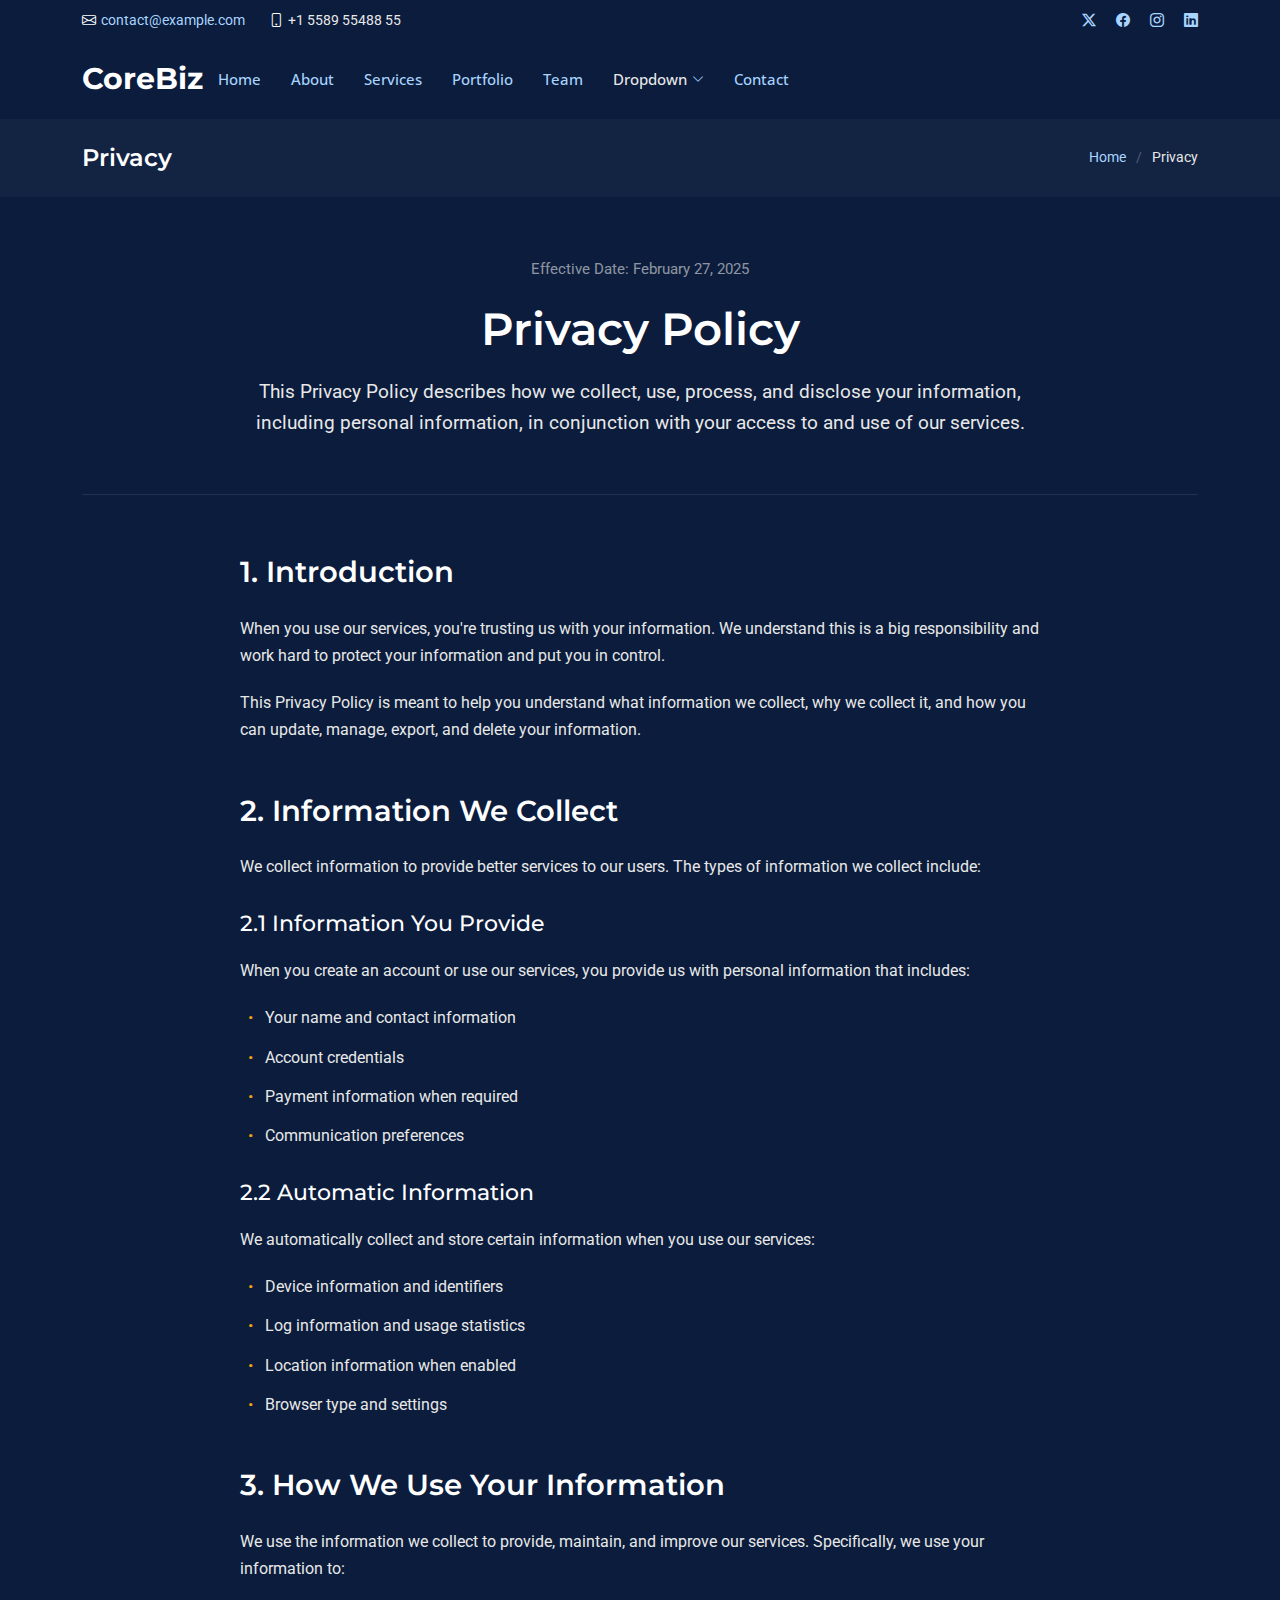
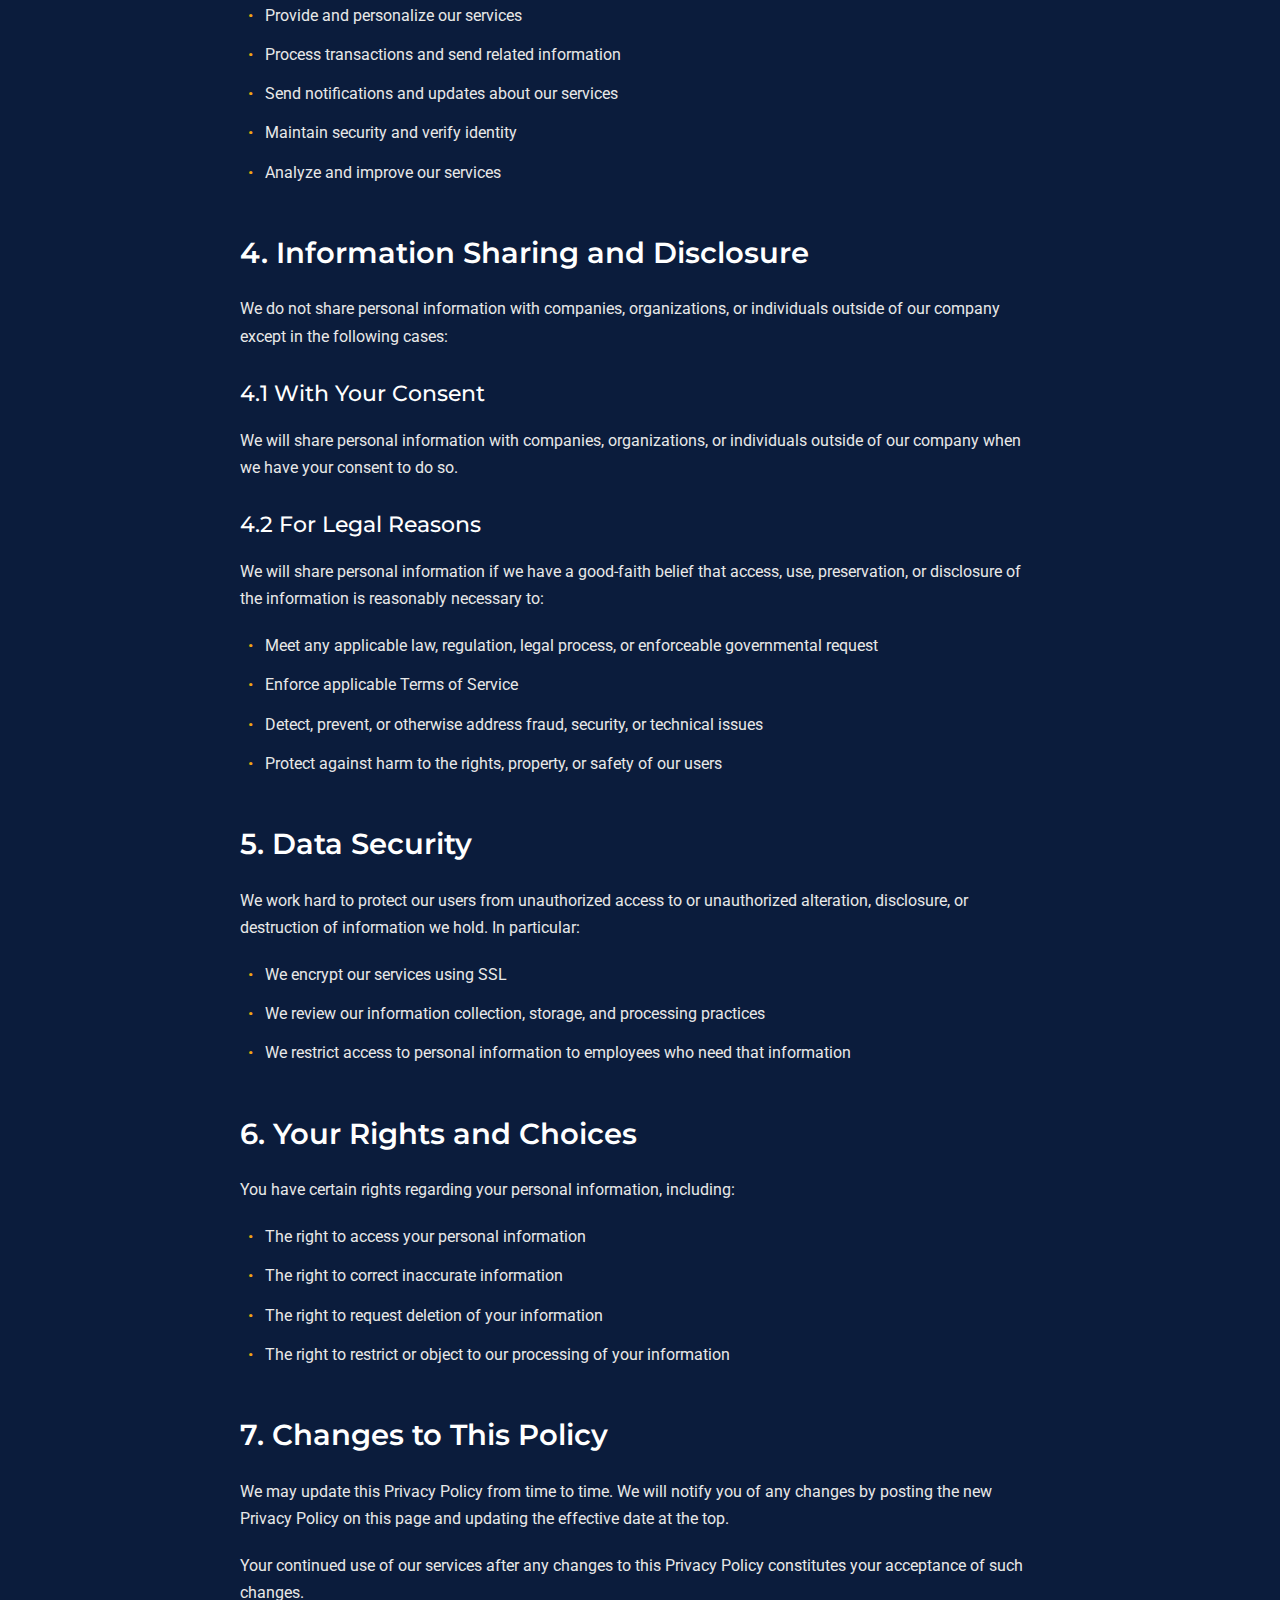
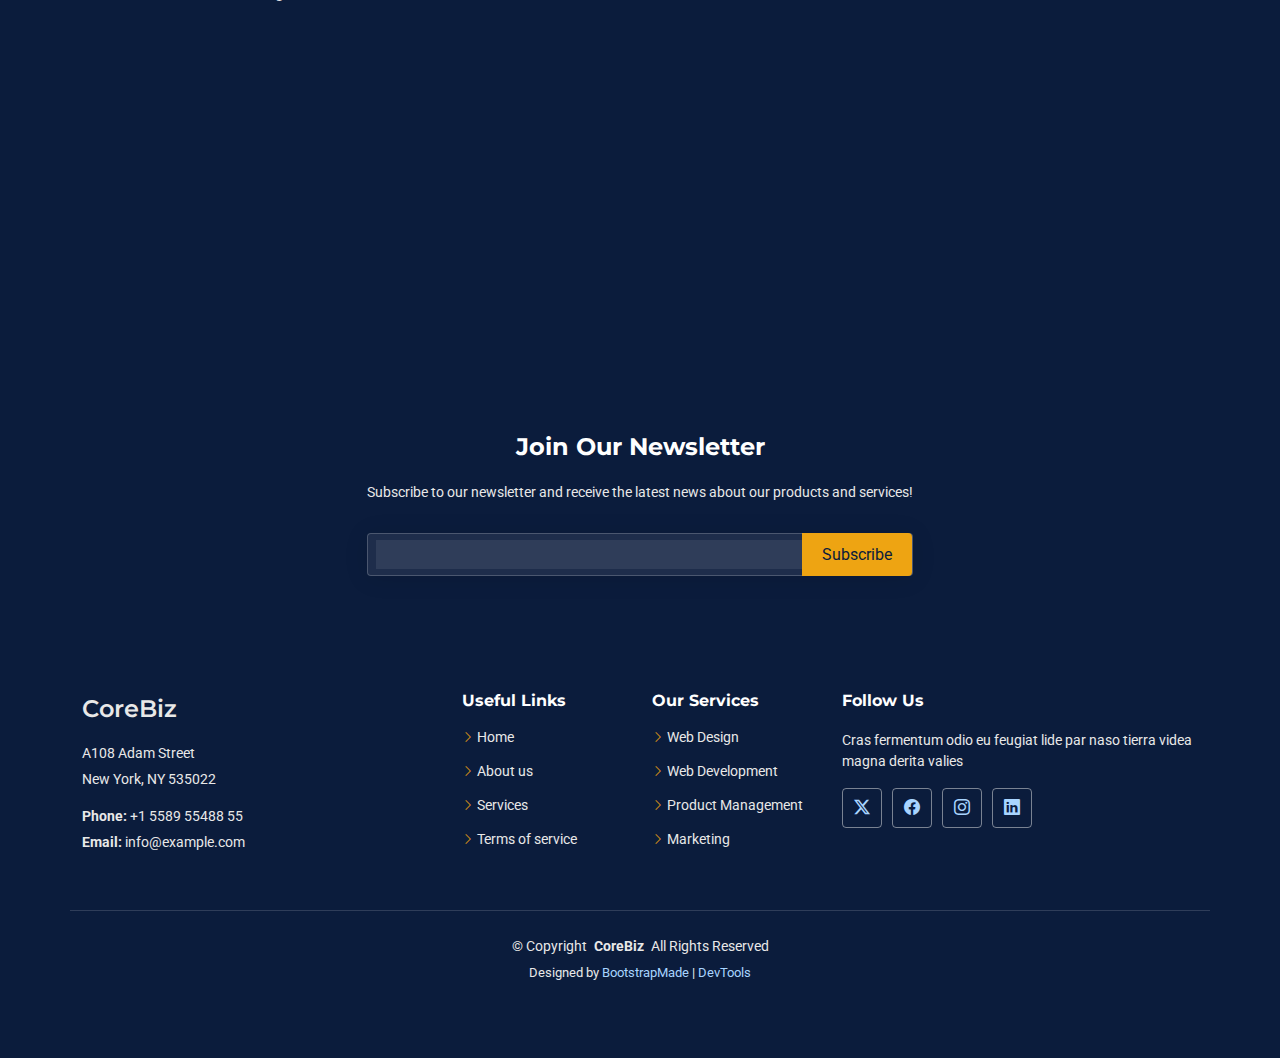
<file: privacy.html>
<!DOCTYPE html>
<html lang="en">

<head>
  <meta charset="utf-8">
  <meta content="width=device-width, initial-scale=1.0" name="viewport">
  <title>Privacy - CoreBiz Bootstrap Template</title>
  <meta name="description" content="">
  <meta name="keywords" content="">

  <!-- Favicons -->
  <link href="assets/img/favicon.png" rel="icon">
  <link href="assets/img/apple-touch-icon.png" rel="apple-touch-icon">

  <!-- Fonts -->
  <link href="https://fonts.googleapis.com" rel="preconnect">
  <link href="https://fonts.gstatic.com" rel="preconnect" crossorigin>
  <link href="https://fonts.googleapis.com/css2?family=Roboto:ital,wght@0,100;0,300;0,400;0,500;0,700;0,900;1,100;1,300;1,400;1,500;1,700;1,900&family=Open+Sans:ital,wght@0,300;0,400;0,500;0,600;0,700;0,800;1,300;1,400;1,500;1,600;1,700;1,800&family=Montserrat:ital,wght@0,100;0,200;0,300;0,400;0,500;0,600;0,700;0,800;0,900;1,100;1,200;1,300;1,400;1,500;1,600;1,700;1,800;1,900&display=swap" rel="stylesheet">

  <!-- Vendor CSS Files -->
  <link href="assets/vendor/bootstrap/css/bootstrap.min.css" rel="stylesheet">
  <link href="assets/vendor/bootstrap-icons/bootstrap-icons.css" rel="stylesheet">
  <link href="assets/vendor/aos/aos.css" rel="stylesheet">
  <link href="assets/vendor/glightbox/css/glightbox.min.css" rel="stylesheet">
  <link href="assets/vendor/swiper/swiper-bundle.min.css" rel="stylesheet">

  <!-- Main CSS File -->
  <link href="assets/css/main.css" rel="stylesheet">

  <!-- =======================================================
  * Template Name: CoreBiz
  * Template URL: https://bootstrapmade.com/corebiz-bootstrap-business-template/
  * Updated: Aug 30 2025 with Bootstrap v5.3.8
  * Author: BootstrapMade.com
  * License: https://bootstrapmade.com/license/
  ======================================================== -->
</head>

<body class="privacy-page">

  <header id="header" class="header sticky-top">

    <div class="topbar d-flex align-items-center dark-background">
      <div class="container d-flex justify-content-center justify-content-md-between">
        <div class="contact-info d-flex align-items-center">
          <i class="bi bi-envelope d-flex align-items-center"><a href="mailto:contact@example.com">contact@example.com</a></i>
          <i class="bi bi-phone d-flex align-items-center ms-4"><span>+1 5589 55488 55</span></i>
        </div>
        <div class="social-links d-none d-md-flex align-items-center">
          <a href="#" class="twitter"><i class="bi bi-twitter-x"></i></a>
          <a href="#" class="facebook"><i class="bi bi-facebook"></i></a>
          <a href="#" class="instagram"><i class="bi bi-instagram"></i></a>
          <a href="#" class="linkedin"><i class="bi bi-linkedin"></i></a>
        </div>
      </div>
    </div><!-- End Top Bar -->

    <div class="branding d-flex align-items-cente">

      <div class="container position-relative d-flex align-items-center justify-content-between">
        <a href="index.html" class="logo d-flex align-items-center">
          <!-- Uncomment the line below if you also wish to use an image logo -->
          <!-- <img src="assets/img/logo.webp" alt=""> -->
          <h1 class="sitename">CoreBiz</h1>
        </a>

        <nav id="navmenu" class="navmenu">
          <ul>
            <li><a href="#hero">Home</a></li>
            <li><a href="#about">About</a></li>
            <li><a href="#services">Services</a></li>
            <li><a href="#portfolio">Portfolio</a></li>
            <li><a href="#team">Team</a></li>
            <li class="dropdown"><a href="#"><span>Dropdown</span> <i class="bi bi-chevron-down toggle-dropdown"></i></a>
              <ul>
                <li><a href="#">Dropdown 1</a></li>
                <li class="dropdown"><a href="#"><span>Deep Dropdown</span> <i class="bi bi-chevron-down toggle-dropdown"></i></a>
                  <ul>
                    <li><a href="#">Deep Dropdown 1</a></li>
                    <li><a href="#">Deep Dropdown 2</a></li>
                    <li><a href="#">Deep Dropdown 3</a></li>
                    <li><a href="#">Deep Dropdown 4</a></li>
                    <li><a href="#">Deep Dropdown 5</a></li>
                  </ul>
                </li>
                <li><a href="#">Dropdown 2</a></li>
                <li><a href="#">Dropdown 3</a></li>
                <li><a href="#">Dropdown 4</a></li>
              </ul>
            </li>
            <li><a href="#contact">Contact</a></li>
          </ul>
          <i class="mobile-nav-toggle d-xl-none bi bi-list"></i>
        </nav>

      </div>

    </div>

  </header>

  <main class="main">

    <!-- Page Title -->
    <div class="page-title" data-aos="fade">
      <div class="container d-lg-flex justify-content-between align-items-center">
        <h1 class="mb-2 mb-lg-0">Privacy</h1>
        <nav class="breadcrumbs">
          <ol>
            <li><a href="index.html">Home</a></li>
            <li class="current">Privacy</li>
          </ol>
        </nav>
      </div>
    </div><!-- End Page Title -->

    <!-- Privacy 2 Section -->
    <section id="privacy-2" class="privacy-2 section">

      <div class="container" data-aos="fade-up">
        <!-- Header -->
        <div class="privacy-header" data-aos="fade-up">
          <div class="header-content">
            <div class="last-updated">Effective Date: February 27, 2025</div>
            <h1>Privacy Policy</h1>
            <p class="intro-text">This Privacy Policy describes how we collect, use, process, and disclose your information, including personal information, in conjunction with your access to and use of our services.</p>
          </div>
        </div>

        <!-- Main Content -->
        <div class="privacy-content" data-aos="fade-up">
          <!-- Introduction -->
          <div class="content-section">
            <h2>1. Introduction</h2>
            <p>When you use our services, you're trusting us with your information. We understand this is a big responsibility and work hard to protect your information and put you in control.</p>
            <p>This Privacy Policy is meant to help you understand what information we collect, why we collect it, and how you can update, manage, export, and delete your information.</p>
          </div>

          <!-- Information Collection -->
          <div class="content-section">
            <h2>2. Information We Collect</h2>
            <p>We collect information to provide better services to our users. The types of information we collect include:</p>

            <h3>2.1 Information You Provide</h3>
            <p>When you create an account or use our services, you provide us with personal information that includes:</p>
            <ul>
              <li>Your name and contact information</li>
              <li>Account credentials</li>
              <li>Payment information when required</li>
              <li>Communication preferences</li>
            </ul>

            <h3>2.2 Automatic Information</h3>
            <p>We automatically collect and store certain information when you use our services:</p>
            <ul>
              <li>Device information and identifiers</li>
              <li>Log information and usage statistics</li>
              <li>Location information when enabled</li>
              <li>Browser type and settings</li>
            </ul>
          </div>

          <!-- Use of Information -->
          <div class="content-section">
            <h2>3. How We Use Your Information</h2>
            <p>We use the information we collect to provide, maintain, and improve our services. Specifically, we use your information to:</p>
            <ul>
              <li>Provide and personalize our services</li>
              <li>Process transactions and send related information</li>
              <li>Send notifications and updates about our services</li>
              <li>Maintain security and verify identity</li>
              <li>Analyze and improve our services</li>
            </ul>
          </div>

          <!-- Information Sharing -->
          <div class="content-section">
            <h2>4. Information Sharing and Disclosure</h2>
            <p>We do not share personal information with companies, organizations, or individuals outside of our company except in the following cases:</p>

            <h3>4.1 With Your Consent</h3>
            <p>We will share personal information with companies, organizations, or individuals outside of our company when we have your consent to do so.</p>

            <h3>4.2 For Legal Reasons</h3>
            <p>We will share personal information if we have a good-faith belief that access, use, preservation, or disclosure of the information is reasonably necessary to:</p>
            <ul>
              <li>Meet any applicable law, regulation, legal process, or enforceable governmental request</li>
              <li>Enforce applicable Terms of Service</li>
              <li>Detect, prevent, or otherwise address fraud, security, or technical issues</li>
              <li>Protect against harm to the rights, property, or safety of our users</li>
            </ul>
          </div>

          <!-- Data Security -->
          <div class="content-section">
            <h2>5. Data Security</h2>
            <p>We work hard to protect our users from unauthorized access to or unauthorized alteration, disclosure, or destruction of information we hold. In particular:</p>
            <ul>
              <li>We encrypt our services using SSL</li>
              <li>We review our information collection, storage, and processing practices</li>
              <li>We restrict access to personal information to employees who need that information</li>
            </ul>
          </div>

          <!-- Your Rights -->
          <div class="content-section">
            <h2>6. Your Rights and Choices</h2>
            <p>You have certain rights regarding your personal information, including:</p>
            <ul>
              <li>The right to access your personal information</li>
              <li>The right to correct inaccurate information</li>
              <li>The right to request deletion of your information</li>
              <li>The right to restrict or object to our processing of your information</li>
            </ul>
          </div>

          <!-- Policy Updates -->
          <div class="content-section">
            <h2>7. Changes to This Policy</h2>
            <p>We may update this Privacy Policy from time to time. We will notify you of any changes by posting the new Privacy Policy on this page and updating the effective date at the top.</p>
            <p>Your continued use of our services after any changes to this Privacy Policy constitutes your acceptance of such changes.</p>
          </div>
        </div>

        <!-- Contact Section -->
        <div class="privacy-contact" data-aos="fade-up">
          <h2>Contact Us</h2>
          <p>If you have any questions about this Privacy Policy or our practices, please contact us:</p>
          <div class="contact-details">
            <p><strong>Email:</strong> privacy@example.com</p>
            <p><strong>Address:</strong> 123 Privacy Street, Security City, 12345</p>
          </div>
        </div>

      </div>

    </section><!-- /Privacy 2 Section -->

  </main>

  <footer id="footer" class="footer light-background">

    <div class="footer-newsletter">
      <div class="container">
        <div class="row justify-content-center text-center">
          <div class="col-lg-6">
            <h4>Join Our Newsletter</h4>
            <p>Subscribe to our newsletter and receive the latest news about our products and services!</p>
            <form action="forms/newsletter.php" method="post" class="php-email-form">
              <div class="newsletter-form"><input type="email" name="email"><input type="submit" value="Subscribe"></div>
              <div class="loading">Loading</div>
              <div class="error-message"></div>
              <div class="sent-message">Your subscription request has been sent. Thank you!</div>
            </form>
          </div>
        </div>
      </div>
    </div>

    <div class="container footer-top">
      <div class="row gy-4">
        <div class="col-lg-4 col-md-6 footer-about">
          <a href="index.html" class="d-flex align-items-center">
            <span class="sitename">CoreBiz</span>
          </a>
          <div class="footer-contact pt-3">
            <p>A108 Adam Street</p>
            <p>New York, NY 535022</p>
            <p class="mt-3"><strong>Phone:</strong> <span>+1 5589 55488 55</span></p>
            <p><strong>Email:</strong> <span>info@example.com</span></p>
          </div>
        </div>

        <div class="col-lg-2 col-md-3 footer-links">
          <h4>Useful Links</h4>
          <ul>
            <li><i class="bi bi-chevron-right"></i> <a href="#">Home</a></li>
            <li><i class="bi bi-chevron-right"></i> <a href="#">About us</a></li>
            <li><i class="bi bi-chevron-right"></i> <a href="#">Services</a></li>
            <li><i class="bi bi-chevron-right"></i> <a href="#">Terms of service</a></li>
          </ul>
        </div>

        <div class="col-lg-2 col-md-3 footer-links">
          <h4>Our Services</h4>
          <ul>
            <li><i class="bi bi-chevron-right"></i> <a href="#">Web Design</a></li>
            <li><i class="bi bi-chevron-right"></i> <a href="#">Web Development</a></li>
            <li><i class="bi bi-chevron-right"></i> <a href="#">Product Management</a></li>
            <li><i class="bi bi-chevron-right"></i> <a href="#">Marketing</a></li>
          </ul>
        </div>

        <div class="col-lg-4 col-md-12">
          <h4>Follow Us</h4>
          <p>Cras fermentum odio eu feugiat lide par naso tierra videa magna derita valies</p>
          <div class="social-links d-flex">
            <a href=""><i class="bi bi-twitter-x"></i></a>
            <a href=""><i class="bi bi-facebook"></i></a>
            <a href=""><i class="bi bi-instagram"></i></a>
            <a href=""><i class="bi bi-linkedin"></i></a>
          </div>
        </div>

      </div>
    </div>

    <div class="container copyright text-center mt-4">
      <p>© <span>Copyright</span> <strong class="px-1 sitename">CoreBiz</strong> <span>All Rights Reserved</span></p>
      <div class="credits">
        <!-- All the links in the footer should remain intact. -->
        <!-- You can delete the links only if you've purchased the pro version. -->
        <!-- Licensing information: https://bootstrapmade.com/license/ -->
        <!-- Purchase the pro version with working PHP/AJAX contact form: [buy-url] -->
        Designed by <a href="https://bootstrapmade.com/">BootstrapMade</a> | <a href="https://bootstrapmade.com/tools/">DevTools</a>
      </div>
    </div>

  </footer>

  <!-- Scroll Top -->
  <a href="#" id="scroll-top" class="scroll-top d-flex align-items-center justify-content-center"><i class="bi bi-arrow-up-short"></i></a>

  <!-- Preloader -->
  <div id="preloader">
    <div></div>
    <div></div>
    <div></div>
    <div></div>
  </div>

  <!-- Vendor JS Files -->
  <script src="assets/vendor/bootstrap/js/bootstrap.bundle.min.js"></script>
  <script src="assets/vendor/php-email-form/validate.js"></script>
  <script src="assets/vendor/aos/aos.js"></script>
  <script src="assets/vendor/glightbox/js/glightbox.min.js"></script>
  <script src="assets/vendor/purecounter/purecounter_vanilla.js"></script>
  <script src="assets/vendor/waypoints/noframework.waypoints.js"></script>
  <script src="assets/vendor/swiper/swiper-bundle.min.js"></script>
  <script src="assets/vendor/imagesloaded/imagesloaded.pkgd.min.js"></script>
  <script src="assets/vendor/isotope-layout/isotope.pkgd.min.js"></script>

  <!-- Main JS File -->
  <script src="assets/js/main.js"></script>

</body>

</html>
</file>
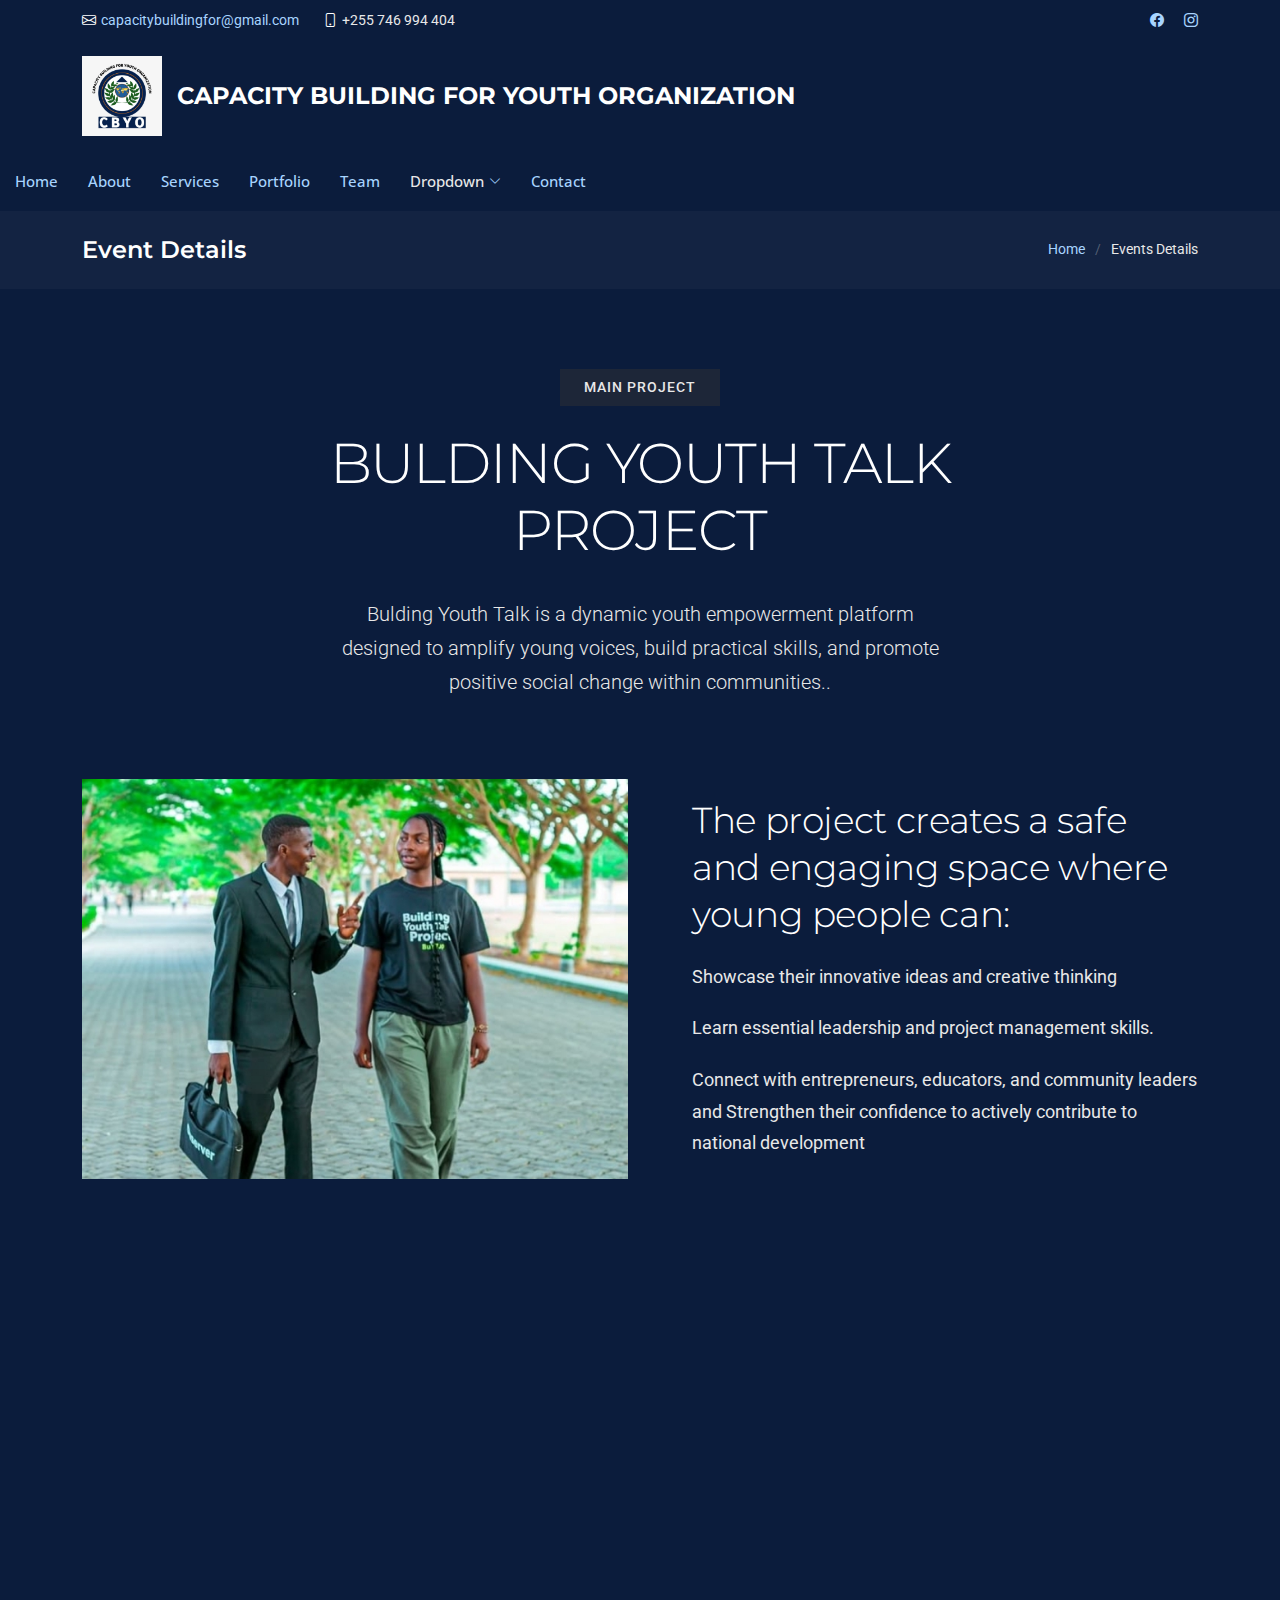
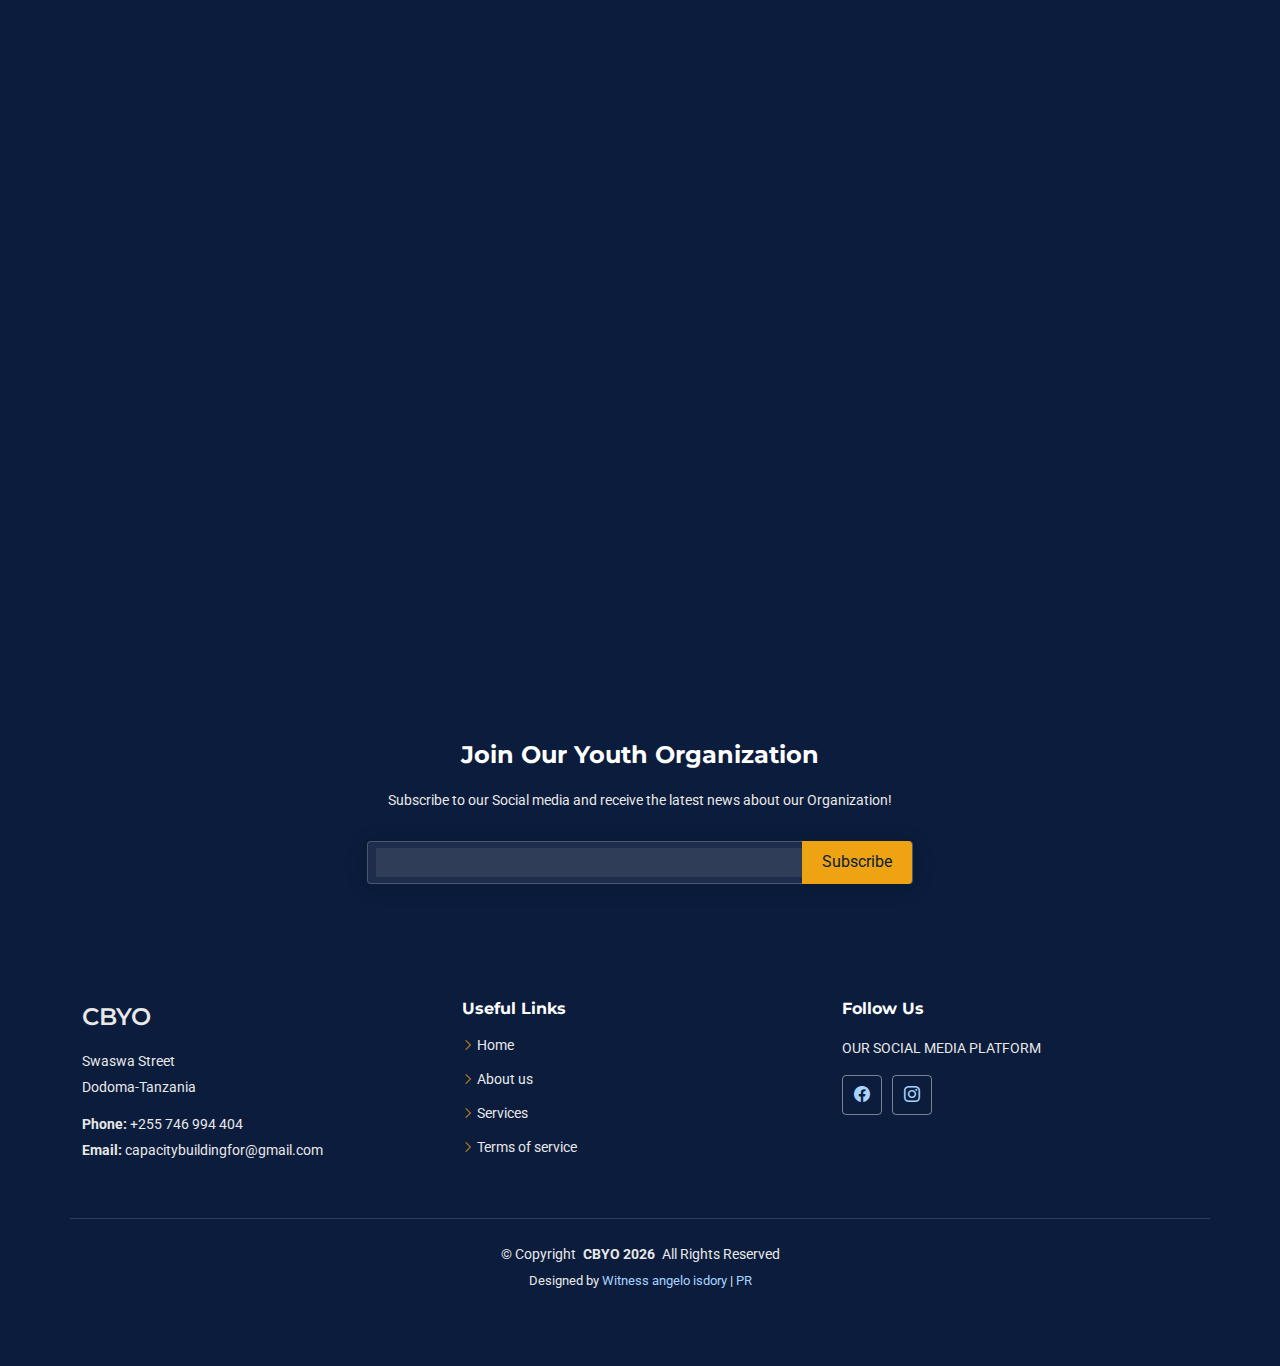
<file: service-details.html>
<!DOCTYPE html>
<html lang="en">

<head>
  <meta charset="utf-8">
  <meta content="width=device-width, initial-scale=1.0" name="viewport">
  <title>Service Details - CoreBiz Bootstrap Template</title>
  <meta name="description" content="">
  <meta name="keywords" content="">

  <!-- Favicons -->
  <link href="assets/img/favicon.png" rel="icon">
  <link href="assets/img/apple-touch-icon.png" rel="apple-touch-icon">

  <!-- Fonts -->
  <link href="https://fonts.googleapis.com" rel="preconnect">
  <link href="https://fonts.gstatic.com" rel="preconnect" crossorigin>
  <link
    href="https://fonts.googleapis.com/css2?family=Roboto:ital,wght@0,100;0,300;0,400;0,500;0,700;0,900;1,100;1,300;1,400;1,500;1,700;1,900&family=Open+Sans:ital,wght@0,300;0,400;0,500;0,600;0,700;0,800;1,300;1,400;1,500;1,600;1,700;1,800&family=Montserrat:ital,wght@0,100;0,200;0,300;0,400;0,500;0,600;0,700;0,800;0,900;1,100;1,200;1,300;1,400;1,500;1,600;1,700;1,800;1,900&display=swap"
    rel="stylesheet">

  <!-- Vendor CSS Files -->
  <link href="assets/vendor/bootstrap/css/bootstrap.min.css" rel="stylesheet">
  <link href="assets/vendor/bootstrap-icons/bootstrap-icons.css" rel="stylesheet">
  <link href="assets/vendor/aos/aos.css" rel="stylesheet">
  <link href="assets/vendor/glightbox/css/glightbox.min.css" rel="stylesheet">
  <link href="assets/vendor/swiper/swiper-bundle.min.css" rel="stylesheet">

  <!-- Main CSS File -->
  <link href="assets/css/main.css" rel="stylesheet">

  <!-- =======================================================
  * Template Name: CoreBiz
  * Template URL: https://bootstrapmade.com/corebiz-bootstrap-business-template/
  * Updated: Aug 30 2025 with Bootstrap v5.3.8
  * Author: BootstrapMade.com
  * License: https://bootstrapmade.com/license/
  ======================================================== -->
</head>

<body class="service-details-page">

  <header id="header" class="header sticky-top">

    <div class="topbar d-flex align-items-center dark-background">
      <div class="container d-flex justify-content-center justify-content-md-between">
        <div class="contact-info d-flex align-items-center">
          <i class="bi bi-envelope d-flex align-items-center"><a
              href="mailto:capacitybuildingfor@gmail.com">capacitybuildingfor@gmail.com</a></i>
          <i class="bi bi-phone d-flex align-items-center ms-4"><span>+255 746 994 404</span></i>
        </div>
        <div class="social-links d-none d-md-flex align-items-center">
          <a href="https://www.facebook.com/capacitybuildingforyouthorganization" target="_blank">
            <i class="bi bi-facebook"></i>
          </a>
          <a href="https://www.instagram.com/capacitybuildingfor_youth1" target="_blank">
            <i class="bi bi-instagram"></i>
          </a>
        </div>
      </div>
    </div><!-- End Top Bar -->

    <div class="container d-flex align-items-center justify-content-between py-3">
      <a href="index.html" class="d-flex align-items-center">
        <img src="assets/img/logo.webp" alt="CBYO Logo" style="height:80px; width:auto; margin-right:15px;">
        <h1 class="d-none d-md-block"
          style="color:#4682B4; font-weight:bold; font-size:24px; margin:0; font-family: 'Montserrat', sans-serif;">
          CAPACITY BUILDING FOR YOUTH ORGANIZATION
        </h1>
        <h1 class="d-md-none"
          style="color:#4682B4; font-weight:bold; font-size:18px; margin:0; font-family: 'Montserrat', sans-serif;">
          CBYO
        </h1>
      </a>
    </div>

    <nav id="navmenu" class="navmenu">
      <ul>
        <li><a href="#hero">Home</a></li>
        <li><a href="#about">About</a></li>
        <li><a href="#services">Services</a></li>
        <li><a href="#portfolio">Portfolio</a></li>
        <li><a href="#team">Team</a></li>
        <li class="dropdown"><a href="#"><span>Dropdown</span> <i class="bi bi-chevron-down toggle-dropdown"></i></a>
          <ul>
            <li><a href="#">Dropdown 1</a></li>
            <li class="dropdown"><a href="#"><span>Deep Dropdown</span> <i
                  class="bi bi-chevron-down toggle-dropdown"></i></a>
              <ul>
                <li><a href="#">Deep Dropdown 1</a></li>
                <li><a href="#">Deep Dropdown 2</a></li>
                <li><a href="#">Deep Dropdown 3</a></li>
                <li><a href="#">Deep Dropdown 4</a></li>
                <li><a href="#">Deep Dropdown 5</a></li>
              </ul>
            </li>
            <li><a href="#">Dropdown 2</a></li>
            <li><a href="#">Dropdown 3</a></li>
            <li><a href="#">Dropdown 4</a></li>
          </ul>
        </li>
        <li><a href="#contact">Contact</a></li>
      </ul>
      <i class="mobile-nav-toggle d-xl-none bi bi-list"></i>
    </nav>

    </div>

    </div>

  </header>

  <main class="main">

    <!-- Page Title -->
    <div class="page-title" data-aos="fade">
      <div class="container d-lg-flex justify-content-between align-items-center">
        <h1 class="mb-2 mb-lg-0">Event Details</h1>
        <nav class="breadcrumbs">
          <ol>
            <li><a href="index.html">Home</a></li>
            <li class="current">Events Details</li>
          </ol>
        </nav>
      </div>
    </div><!-- End Page Title -->

    <!-- Service Details Section -->
    <section id="service-details" class="service-details section">

      <div class="container" data-aos="fade-up" data-aos-delay="100">

        <div class="row">

          <!-- Service Introduction -->
          <div class="col-lg-8 mx-auto">

            <div class="service-intro" data-aos="fade-up" data-aos-delay="100">
              <div class="service-badge">
                <span>MAIN PROJECT</span>
              </div>
              <h1>BULDING YOUTH TALK PROJECT</h1>
              <p class="lead">Bulding Youth Talk is a dynamic youth empowerment platform designed to amplify young
                voices, build practical skills, and promote positive social change within communities..</p>
            </div>

          </div>

        </div>

        <!-- Service Details Grid -->
        <div class="service-content">

          <!-- Main Visual Section -->
          <div class="visual-section" data-aos="fade-up" data-aos-delay="200">
            <div class="row align-items-center">
              <div class="col-lg-6">
                <div class="service-image">
                  <img src="assets/img/services/services-1.jpg" alt="Digital Transformation" class="img-fluid">
                </div>
              </div>
              <div class="col-lg-6">
                <div class="service-text">
                  <h2>The project creates a safe and engaging space where young people can:</h2>
                  <p>Showcase their innovative ideas and creative thinking</p>
                  <p>Learn essential leadership and project management skills.</p>
                  <p>Connect with entrepreneurs, educators, and community leaders and Strengthen their confidence to
                    actively contribute to national development</p>

                </div>
              </div>
            </div>
          </div>

          <!-- Service Features -->
          <div class="features-section" data-aos="fade-up" data-aos-delay="300">
            <div class="row">
              <div class="col-lg-3 col-md-6">
                <div class="feature-item">
                  <div class="feature-icon">
                    <i class="bi bi-cpu"></i>
                  </div>
                  <h4>Voice Empowerment Platform</h4>
                  <p>Creating Space for Youth Expression and Influence

                    Bulding Youth Talk Project provides a structured and inclusive platform where young people can
                    confidently express their ideas, opinions, and solutions.</p>
                </div>
              </div>

              <div class="col-lg-3 col-md-6">
                <div class="feature-item">
                  <div class="feature-icon">
                    <i class="bi bi-diagram-3"></i>
                  </div>
                  <h4>Practical Skills & Leadership Incubation</h4>
                  <p>Transforming Potential into Competence
                    The project focuses on equipping youth with real-world skills necessary for leadership, employment,
                    and entrepreneurship..</p>
                </div>
              </div>

              <div class="col-lg-3 col-md-6">
                <div class="feature-item">
                  <div class="feature-icon">
                    <i class="bi bi-bar-chart"></i>
                  </div>
                  <h4>Strategic Networking & Collaboration</h4>
                  <p>Connecting Youth to Opportunities and Mentors

                    Bulding Youth Talk Project builds bridges between young people and key stakeholders including
                    entrepreneurs, educators, and community leaders.</p>
                </div>
              </div>

              <div class="col-lg-3 col-md-6">
                <div class="feature-item">
                  <div class="feature-icon">
                    <i class="bi bi-shield-check"></i>
                  </div>
                  <h4>Community Transformation & Action</h4>
                  <p>From Ideas to Impact

                    The project encourages youth to translate knowledge and discussions into community-based action..
                  </p>
                </div>
              </div>
            </div>
          </div>

          <!-- Service Process -->
          <div class="process-section" data-aos="fade-up" data-aos-delay="400">
            <div class="row">
              <div class="col-lg-6">
                <div class="process-info">
                  <h3>Our Transformation Process</h3>
                  <p>Core Focus Areas
                    Bulding Youth Talk operates through four main components:.</p>
                </div>
              </div>
              <div class="col-lg-6">
                <div class="process-steps">
                  <div class="step">
                    <div class="step-number">01</div>
                    <div class="step-content">
                      <h5>Dialogue Sessions; Planning</h5>
                      <p>These sessions create structured discussions where young people openly share ideas, challenges,
                        and solutions related to social, economic, and community development issues..</p>
                    </div>
                  </div>

                  <div class="step">
                    <div class="step-number">02</div>
                    <div class="step-content">
                      <h5>Networking & Mentorship</h5>
                      <p>Capacity Youth Talk connects young participants with professionals, entrepreneurs, mentors, and
                        community leaders.</p>
                    </div>
                  </div>

                  <div class="step">
                    <div class="step-number">03</div>
                    <div class="step-content">
                      <h5>Community Focus & Social Impact</h5>
                      <p>The project emphasizes community-driven solutions and encourages youth to take action within
                        their local areas.</p>
                    </div>
                  </div>


    </section><!-- /Service Details Section -->

  </main>

  <footer id="footer" class="footer light-background">

    <div class="footer-newsletter">
      <div class="container">
        <div class="row justify-content-center text-center">
          <div class="col-lg-6">
            <h4>Join Our Youth Organization</h4>
            <p>Subscribe to our Social media and receive the latest news about our Organization!</p>
            <form action="forms/newsletter.php" method="post" class="php-email-form">
              <div class="newsletter-form"><input type="email" name="email"><input type="submit" value="Subscribe">
              </div>
              <div class="loading">Loading</div>
              <div class="error-message"></div>
              <div class="sent-message">Your subscription request has been sent. Thank you!</div>
            </form>
          </div>
        </div>
      </div>
    </div>

    <div class="container footer-top">
      <div class="row gy-4">
        <div class="col-lg-4 col-md-6 footer-about">
          <a href="index.html" class="d-flex align-items-center">
            <span class="sitename">CBYO</span>
          </a>
          <div class="footer-contact pt-3">
            <p>Swaswa Street</p>
            <p>Dodoma-Tanzania</p>
            <p class="mt-3"><strong>Phone:</strong> <span>+255 746 994 404</span></p>
            <p><strong>Email:</strong> <span>capacitybuildingfor@gmail.com</span></p>
          </div>
        </div>

        <div class="col-lg-2 col-md-3 footer-links">
          <h4>Useful Links</h4>
          <ul>
            <li><i class="bi bi-chevron-right"></i> <a href="#">Home</a></li>
            <li><i class="bi bi-chevron-right"></i> <a href="#">About us</a></li>
            <li><i class="bi bi-chevron-right"></i> <a href="#">Services</a></li>
            <li><i class="bi bi-chevron-right"></i> <a href="#">Terms of service</a></li>
          </ul>
        </div>

        <div class="col-lg-2 col-md-3 footer-links">
        </div>

        <div class="col-lg-4 col-md-12">
          <h4>Follow Us</h4>
          <p>OUR SOCIAL MEDIA PLATFORM</p>
          <div class="social-links d-flex">
            <a href="https://www.facebook.com/capacitybuildingforyouthorganization" target="_blank">
              <i class="bi bi-facebook"></i>
            </a>
            <a href="https://www.instagram.com/capacitybuildingfor_youth1" target="_blank">
              <i class="bi bi-instagram"></i>
            </a>
          </div>
        </div>

      </div>
    </div>

    <div class="container copyright text-center mt-4">
      <p>© <span>Copyright</span> <strong class="px-1 sitename">CBYO 2026</strong> <span>All Rights Reserved</span></p>
      <div class="credits">
        <!-- All the links in the footer should remain intact. -->
        <!-- You can delete the links only if you've purchased the pro version. -->
        <!-- Licensing information: https://bootstrapmade.com/license/ -->
        <!-- Purchase the pro version with working PHP/AJAX contact form: [buy-url] -->
        Designed by <a href="https://bootstrapmade.com/">Witness angelo isdory</a> | <a
          href="https://bootstrapmade.com/tools/">PR</a>
      </div>
    </div>

  </footer>

  <!-- Scroll Top -->
  <a href="#" id="scroll-top" class="scroll-top d-flex align-items-center justify-content-center"><i
      class="bi bi-arrow-up-short"></i></a>

  <!-- Preloader -->
  <div id="preloader">
    <div></div>
    <div></div>
    <div></div>
    <div></div>
  </div>

  <!-- Vendor JS Files -->
  <script src="assets/vendor/bootstrap/js/bootstrap.bundle.min.js"></script>
  <script src="assets/vendor/php-email-form/validate.js"></script>
  <script src="assets/vendor/aos/aos.js"></script>
  <script src="assets/vendor/glightbox/js/glightbox.min.js"></script>
  <script src="assets/vendor/purecounter/purecounter_vanilla.js"></script>
  <script src="assets/vendor/waypoints/noframework.waypoints.js"></script>
  <script src="assets/vendor/swiper/swiper-bundle.min.js"></script>
  <script src="assets/vendor/imagesloaded/imagesloaded.pkgd.min.js"></script>
  <script src="assets/vendor/isotope-layout/isotope.pkgd.min.js"></script>

  <!-- Main JS File -->
  <script src="assets/js/main.js"></script>

</body>

</html>
</file>
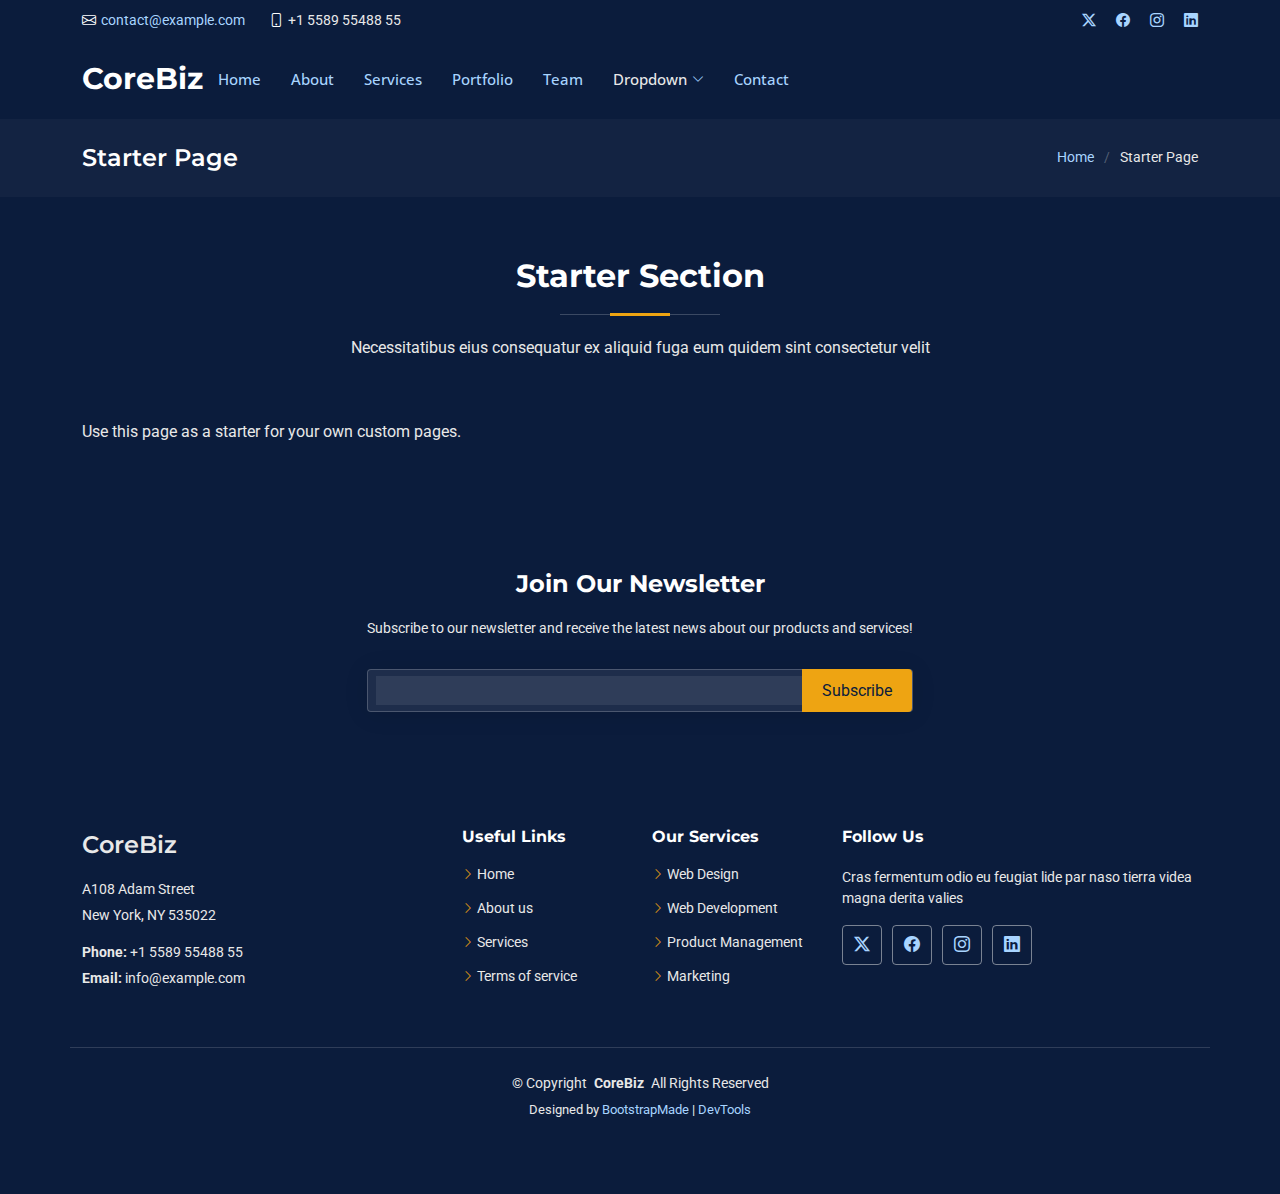
<file: starter-page.html>
<!DOCTYPE html>
<html lang="en">

<head>
  <meta charset="utf-8">
  <meta content="width=device-width, initial-scale=1.0" name="viewport">
  <title>Starter Page - CoreBiz Bootstrap Template</title>
  <meta name="description" content="">
  <meta name="keywords" content="">

  <!-- Favicons -->
  <link href="assets/img/favicon.png" rel="icon">
  <link href="assets/img/apple-touch-icon.png" rel="apple-touch-icon">

  <!-- Fonts -->
  <link href="https://fonts.googleapis.com" rel="preconnect">
  <link href="https://fonts.gstatic.com" rel="preconnect" crossorigin>
  <link href="https://fonts.googleapis.com/css2?family=Roboto:ital,wght@0,100;0,300;0,400;0,500;0,700;0,900;1,100;1,300;1,400;1,500;1,700;1,900&family=Open+Sans:ital,wght@0,300;0,400;0,500;0,600;0,700;0,800;1,300;1,400;1,500;1,600;1,700;1,800&family=Montserrat:ital,wght@0,100;0,200;0,300;0,400;0,500;0,600;0,700;0,800;0,900;1,100;1,200;1,300;1,400;1,500;1,600;1,700;1,800;1,900&display=swap" rel="stylesheet">

  <!-- Vendor CSS Files -->
  <link href="assets/vendor/bootstrap/css/bootstrap.min.css" rel="stylesheet">
  <link href="assets/vendor/bootstrap-icons/bootstrap-icons.css" rel="stylesheet">
  <link href="assets/vendor/aos/aos.css" rel="stylesheet">
  <link href="assets/vendor/glightbox/css/glightbox.min.css" rel="stylesheet">
  <link href="assets/vendor/swiper/swiper-bundle.min.css" rel="stylesheet">

  <!-- Main CSS File -->
  <link href="assets/css/main.css" rel="stylesheet">

  <!-- =======================================================
  * Template Name: CoreBiz
  * Template URL: https://bootstrapmade.com/corebiz-bootstrap-business-template/
  * Updated: Aug 30 2025 with Bootstrap v5.3.8
  * Author: BootstrapMade.com
  * License: https://bootstrapmade.com/license/
  ======================================================== -->
</head>

<body class="starter-page-page">

  <header id="header" class="header sticky-top">

    <div class="topbar d-flex align-items-center dark-background">
      <div class="container d-flex justify-content-center justify-content-md-between">
        <div class="contact-info d-flex align-items-center">
          <i class="bi bi-envelope d-flex align-items-center"><a href="mailto:contact@example.com">contact@example.com</a></i>
          <i class="bi bi-phone d-flex align-items-center ms-4"><span>+1 5589 55488 55</span></i>
        </div>
        <div class="social-links d-none d-md-flex align-items-center">
          <a href="#" class="twitter"><i class="bi bi-twitter-x"></i></a>
          <a href="#" class="facebook"><i class="bi bi-facebook"></i></a>
          <a href="#" class="instagram"><i class="bi bi-instagram"></i></a>
          <a href="#" class="linkedin"><i class="bi bi-linkedin"></i></a>
        </div>
      </div>
    </div><!-- End Top Bar -->

    <div class="branding d-flex align-items-cente">

      <div class="container position-relative d-flex align-items-center justify-content-between">
        <a href="index.html" class="logo d-flex align-items-center">
          <!-- Uncomment the line below if you also wish to use an image logo -->
          <!-- <img src="assets/img/logo.webp" alt=""> -->
          <h1 class="sitename">CoreBiz</h1>
        </a>

        <nav id="navmenu" class="navmenu">
          <ul>
            <li><a href="#hero">Home</a></li>
            <li><a href="#about">About</a></li>
            <li><a href="#services">Services</a></li>
            <li><a href="#portfolio">Portfolio</a></li>
            <li><a href="#team">Team</a></li>
            <li class="dropdown"><a href="#"><span>Dropdown</span> <i class="bi bi-chevron-down toggle-dropdown"></i></a>
              <ul>
                <li><a href="#">Dropdown 1</a></li>
                <li class="dropdown"><a href="#"><span>Deep Dropdown</span> <i class="bi bi-chevron-down toggle-dropdown"></i></a>
                  <ul>
                    <li><a href="#">Deep Dropdown 1</a></li>
                    <li><a href="#">Deep Dropdown 2</a></li>
                    <li><a href="#">Deep Dropdown 3</a></li>
                    <li><a href="#">Deep Dropdown 4</a></li>
                    <li><a href="#">Deep Dropdown 5</a></li>
                  </ul>
                </li>
                <li><a href="#">Dropdown 2</a></li>
                <li><a href="#">Dropdown 3</a></li>
                <li><a href="#">Dropdown 4</a></li>
              </ul>
            </li>
            <li><a href="#contact">Contact</a></li>
          </ul>
          <i class="mobile-nav-toggle d-xl-none bi bi-list"></i>
        </nav>

      </div>

    </div>

  </header>

  <main class="main">

    <!-- Page Title -->
    <div class="page-title" data-aos="fade">
      <div class="container d-lg-flex justify-content-between align-items-center">
        <h1 class="mb-2 mb-lg-0">Starter Page</h1>
        <nav class="breadcrumbs">
          <ol>
            <li><a href="index.html">Home</a></li>
            <li class="current">Starter Page</li>
          </ol>
        </nav>
      </div>
    </div><!-- End Page Title -->

    <!-- Starter Section Section -->
    <section id="starter-section" class="starter-section section">

      <!-- Section Title -->
      <div class="container section-title" data-aos="fade-up">
        <h2>Starter Section</h2>
        <p>Necessitatibus eius consequatur ex aliquid fuga eum quidem sint consectetur velit</p>
      </div><!-- End Section Title -->

      <div class="container" data-aos="fade-up">
        <p>Use this page as a starter for your own custom pages.</p>
      </div>

    </section><!-- /Starter Section Section -->

  </main>

  <footer id="footer" class="footer light-background">

    <div class="footer-newsletter">
      <div class="container">
        <div class="row justify-content-center text-center">
          <div class="col-lg-6">
            <h4>Join Our Newsletter</h4>
            <p>Subscribe to our newsletter and receive the latest news about our products and services!</p>
            <form action="forms/newsletter.php" method="post" class="php-email-form">
              <div class="newsletter-form"><input type="email" name="email"><input type="submit" value="Subscribe"></div>
              <div class="loading">Loading</div>
              <div class="error-message"></div>
              <div class="sent-message">Your subscription request has been sent. Thank you!</div>
            </form>
          </div>
        </div>
      </div>
    </div>

    <div class="container footer-top">
      <div class="row gy-4">
        <div class="col-lg-4 col-md-6 footer-about">
          <a href="index.html" class="d-flex align-items-center">
            <span class="sitename">CoreBiz</span>
          </a>
          <div class="footer-contact pt-3">
            <p>A108 Adam Street</p>
            <p>New York, NY 535022</p>
            <p class="mt-3"><strong>Phone:</strong> <span>+1 5589 55488 55</span></p>
            <p><strong>Email:</strong> <span>info@example.com</span></p>
          </div>
        </div>

        <div class="col-lg-2 col-md-3 footer-links">
          <h4>Useful Links</h4>
          <ul>
            <li><i class="bi bi-chevron-right"></i> <a href="#">Home</a></li>
            <li><i class="bi bi-chevron-right"></i> <a href="#">About us</a></li>
            <li><i class="bi bi-chevron-right"></i> <a href="#">Services</a></li>
            <li><i class="bi bi-chevron-right"></i> <a href="#">Terms of service</a></li>
          </ul>
        </div>

        <div class="col-lg-2 col-md-3 footer-links">
          <h4>Our Services</h4>
          <ul>
            <li><i class="bi bi-chevron-right"></i> <a href="#">Web Design</a></li>
            <li><i class="bi bi-chevron-right"></i> <a href="#">Web Development</a></li>
            <li><i class="bi bi-chevron-right"></i> <a href="#">Product Management</a></li>
            <li><i class="bi bi-chevron-right"></i> <a href="#">Marketing</a></li>
          </ul>
        </div>

        <div class="col-lg-4 col-md-12">
          <h4>Follow Us</h4>
          <p>Cras fermentum odio eu feugiat lide par naso tierra videa magna derita valies</p>
          <div class="social-links d-flex">
            <a href=""><i class="bi bi-twitter-x"></i></a>
            <a href=""><i class="bi bi-facebook"></i></a>
            <a href=""><i class="bi bi-instagram"></i></a>
            <a href=""><i class="bi bi-linkedin"></i></a>
          </div>
        </div>

      </div>
    </div>

    <div class="container copyright text-center mt-4">
      <p>© <span>Copyright</span> <strong class="px-1 sitename">CoreBiz</strong> <span>All Rights Reserved</span></p>
      <div class="credits">
        <!-- All the links in the footer should remain intact. -->
        <!-- You can delete the links only if you've purchased the pro version. -->
        <!-- Licensing information: https://bootstrapmade.com/license/ -->
        <!-- Purchase the pro version with working PHP/AJAX contact form: [buy-url] -->
        Designed by <a href="https://bootstrapmade.com/">BootstrapMade</a> | <a href="https://bootstrapmade.com/tools/">DevTools</a>
      </div>
    </div>

  </footer>

  <!-- Scroll Top -->
  <a href="#" id="scroll-top" class="scroll-top d-flex align-items-center justify-content-center"><i class="bi bi-arrow-up-short"></i></a>

  <!-- Preloader -->
  <div id="preloader">
    <div></div>
    <div></div>
    <div></div>
    <div></div>
  </div>

  <!-- Vendor JS Files -->
  <script src="assets/vendor/bootstrap/js/bootstrap.bundle.min.js"></script>
  <script src="assets/vendor/php-email-form/validate.js"></script>
  <script src="assets/vendor/aos/aos.js"></script>
  <script src="assets/vendor/glightbox/js/glightbox.min.js"></script>
  <script src="assets/vendor/purecounter/purecounter_vanilla.js"></script>
  <script src="assets/vendor/waypoints/noframework.waypoints.js"></script>
  <script src="assets/vendor/swiper/swiper-bundle.min.js"></script>
  <script src="assets/vendor/imagesloaded/imagesloaded.pkgd.min.js"></script>
  <script src="assets/vendor/isotope-layout/isotope.pkgd.min.js"></script>

  <!-- Main JS File -->
  <script src="assets/js/main.js"></script>

</body>

</html>
</file>
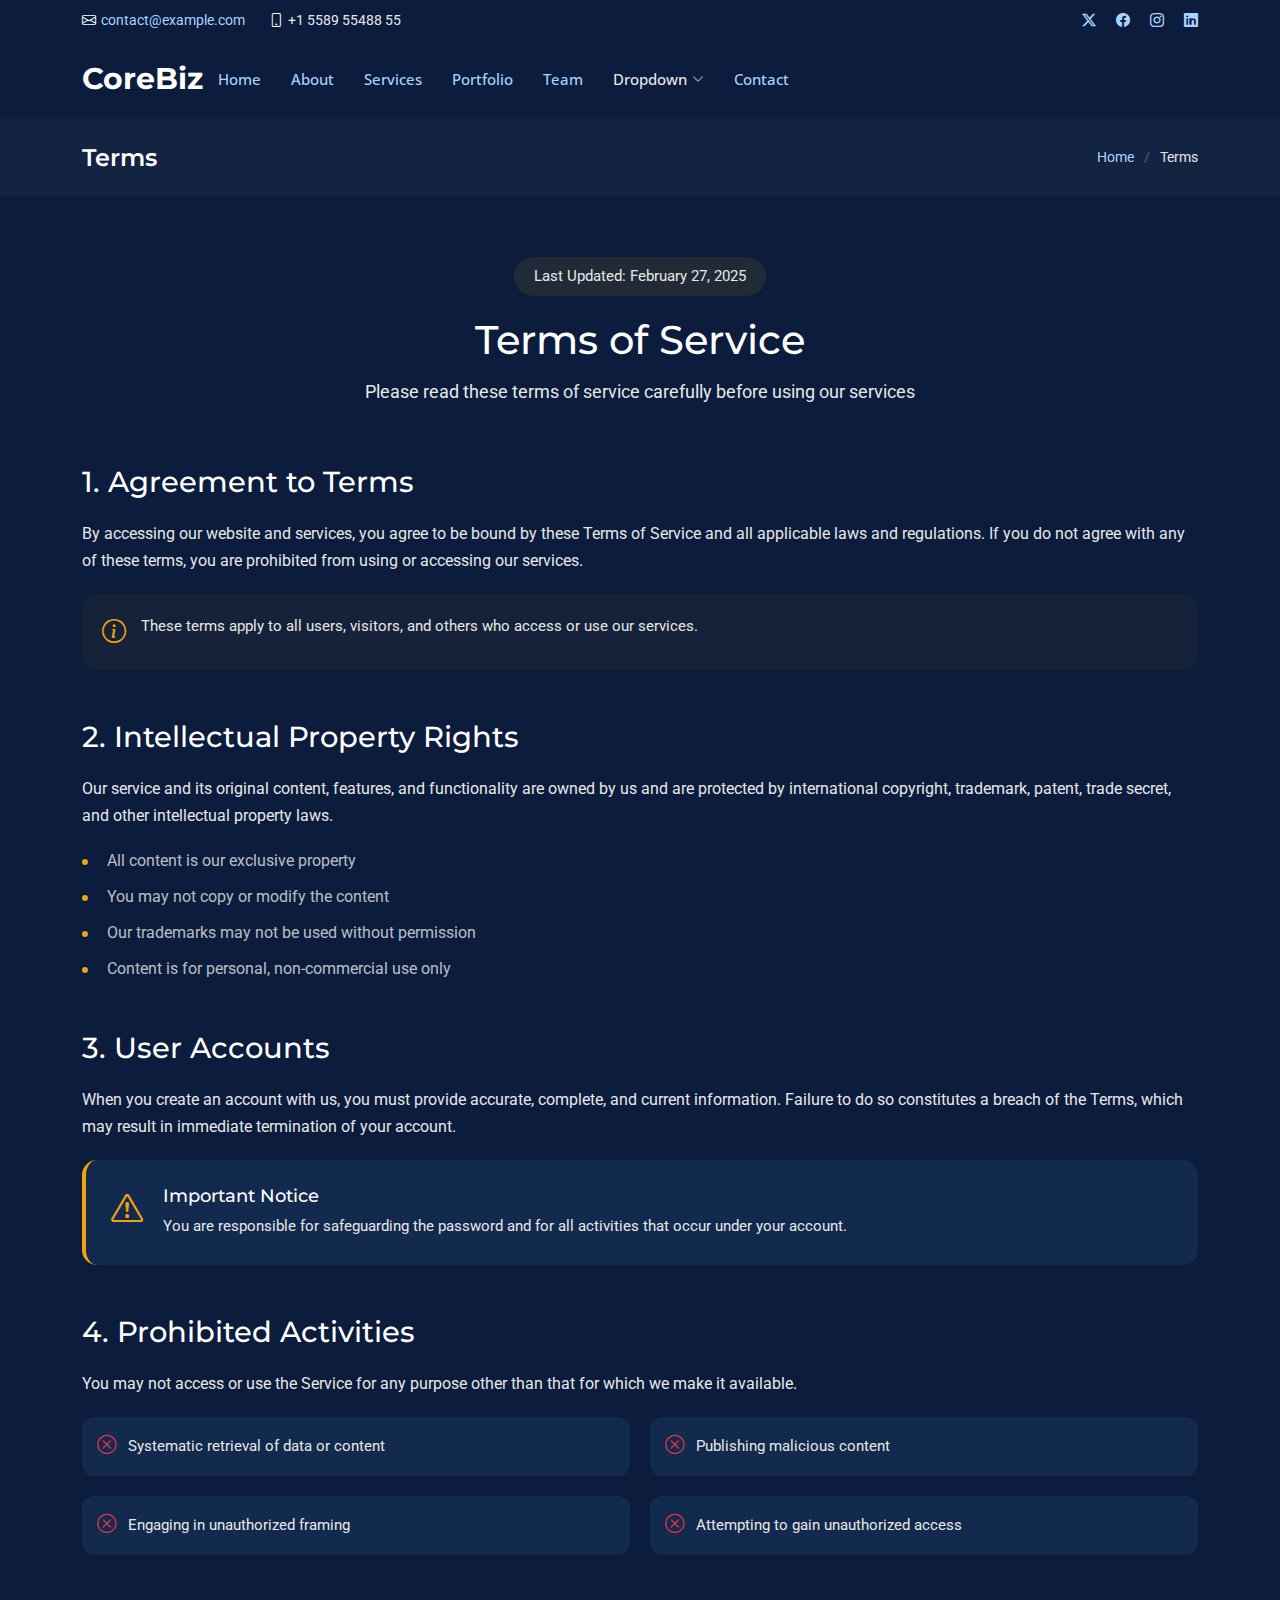
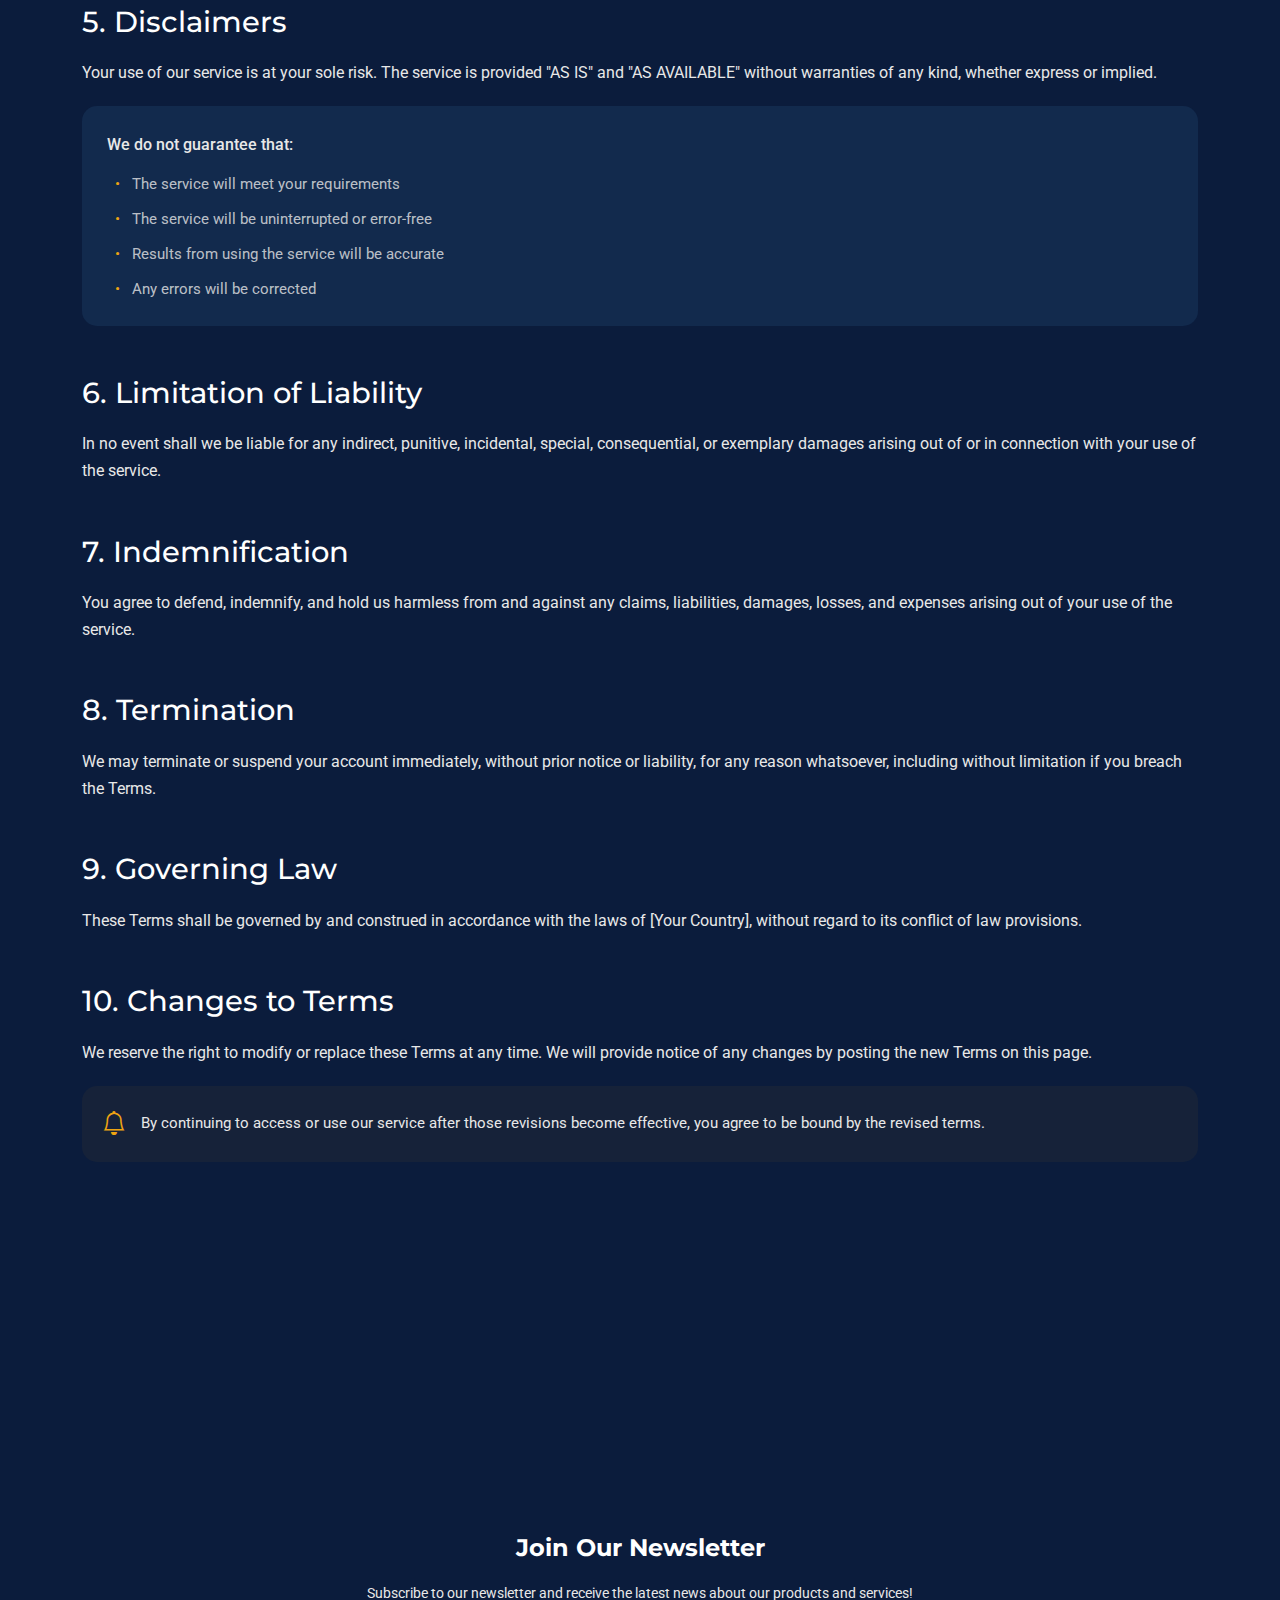
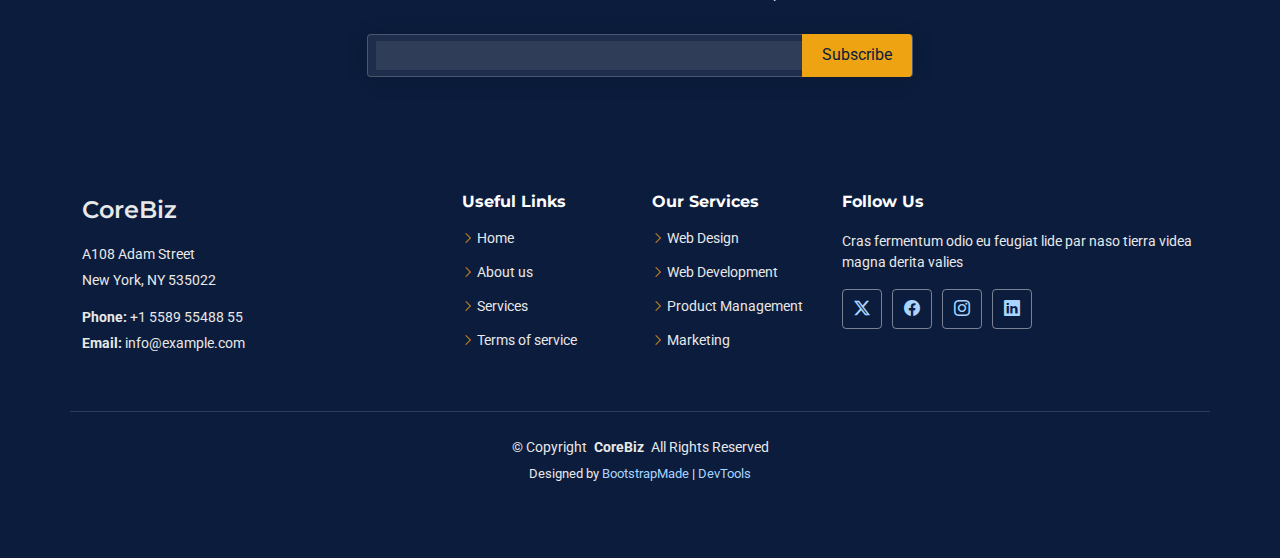
<file: terms.html>
<!DOCTYPE html>
<html lang="en">

<head>
  <meta charset="utf-8">
  <meta content="width=device-width, initial-scale=1.0" name="viewport">
  <title>Terms - CoreBiz Bootstrap Template</title>
  <meta name="description" content="">
  <meta name="keywords" content="">

  <!-- Favicons -->
  <link href="assets/img/favicon.png" rel="icon">
  <link href="assets/img/apple-touch-icon.png" rel="apple-touch-icon">

  <!-- Fonts -->
  <link href="https://fonts.googleapis.com" rel="preconnect">
  <link href="https://fonts.gstatic.com" rel="preconnect" crossorigin>
  <link href="https://fonts.googleapis.com/css2?family=Roboto:ital,wght@0,100;0,300;0,400;0,500;0,700;0,900;1,100;1,300;1,400;1,500;1,700;1,900&family=Open+Sans:ital,wght@0,300;0,400;0,500;0,600;0,700;0,800;1,300;1,400;1,500;1,600;1,700;1,800&family=Montserrat:ital,wght@0,100;0,200;0,300;0,400;0,500;0,600;0,700;0,800;0,900;1,100;1,200;1,300;1,400;1,500;1,600;1,700;1,800;1,900&display=swap" rel="stylesheet">

  <!-- Vendor CSS Files -->
  <link href="assets/vendor/bootstrap/css/bootstrap.min.css" rel="stylesheet">
  <link href="assets/vendor/bootstrap-icons/bootstrap-icons.css" rel="stylesheet">
  <link href="assets/vendor/aos/aos.css" rel="stylesheet">
  <link href="assets/vendor/glightbox/css/glightbox.min.css" rel="stylesheet">
  <link href="assets/vendor/swiper/swiper-bundle.min.css" rel="stylesheet">

  <!-- Main CSS File -->
  <link href="assets/css/main.css" rel="stylesheet">

  <!-- =======================================================
  * Template Name: CoreBiz
  * Template URL: https://bootstrapmade.com/corebiz-bootstrap-business-template/
  * Updated: Aug 30 2025 with Bootstrap v5.3.8
  * Author: BootstrapMade.com
  * License: https://bootstrapmade.com/license/
  ======================================================== -->
</head>

<body class="terms-page">

  <header id="header" class="header sticky-top">

    <div class="topbar d-flex align-items-center dark-background">
      <div class="container d-flex justify-content-center justify-content-md-between">
        <div class="contact-info d-flex align-items-center">
          <i class="bi bi-envelope d-flex align-items-center"><a href="mailto:contact@example.com">contact@example.com</a></i>
          <i class="bi bi-phone d-flex align-items-center ms-4"><span>+1 5589 55488 55</span></i>
        </div>
        <div class="social-links d-none d-md-flex align-items-center">
          <a href="#" class="twitter"><i class="bi bi-twitter-x"></i></a>
          <a href="#" class="facebook"><i class="bi bi-facebook"></i></a>
          <a href="#" class="instagram"><i class="bi bi-instagram"></i></a>
          <a href="#" class="linkedin"><i class="bi bi-linkedin"></i></a>
        </div>
      </div>
    </div><!-- End Top Bar -->

    <div class="branding d-flex align-items-cente">

      <div class="container position-relative d-flex align-items-center justify-content-between">
        <a href="index.html" class="logo d-flex align-items-center">
          <!-- Uncomment the line below if you also wish to use an image logo -->
          <!-- <img src="assets/img/logo.webp" alt=""> -->
          <h1 class="sitename">CoreBiz</h1>
        </a>

        <nav id="navmenu" class="navmenu">
          <ul>
            <li><a href="#hero">Home</a></li>
            <li><a href="#about">About</a></li>
            <li><a href="#services">Services</a></li>
            <li><a href="#portfolio">Portfolio</a></li>
            <li><a href="#team">Team</a></li>
            <li class="dropdown"><a href="#"><span>Dropdown</span> <i class="bi bi-chevron-down toggle-dropdown"></i></a>
              <ul>
                <li><a href="#">Dropdown 1</a></li>
                <li class="dropdown"><a href="#"><span>Deep Dropdown</span> <i class="bi bi-chevron-down toggle-dropdown"></i></a>
                  <ul>
                    <li><a href="#">Deep Dropdown 1</a></li>
                    <li><a href="#">Deep Dropdown 2</a></li>
                    <li><a href="#">Deep Dropdown 3</a></li>
                    <li><a href="#">Deep Dropdown 4</a></li>
                    <li><a href="#">Deep Dropdown 5</a></li>
                  </ul>
                </li>
                <li><a href="#">Dropdown 2</a></li>
                <li><a href="#">Dropdown 3</a></li>
                <li><a href="#">Dropdown 4</a></li>
              </ul>
            </li>
            <li><a href="#contact">Contact</a></li>
          </ul>
          <i class="mobile-nav-toggle d-xl-none bi bi-list"></i>
        </nav>

      </div>

    </div>

  </header>

  <main class="main">

    <!-- Page Title -->
    <div class="page-title position-relative" data-aos="fade">
      <div class="container d-lg-flex justify-content-between align-items-center">
        <h1 class="mb-2 mb-lg-0">Terms&nbsp;</h1>
        <nav class="breadcrumbs">
          <ol>
            <li><a href="index.html">Home</a></li>
            <li class="current">Terms</li>
          </ol>
        </nav>
      </div>
    </div><!-- End Page Title -->

    <!-- Terms Of Service Section -->
    <section id="terms-of-service" class="terms-of-service section">

      <div class="container" data-aos="fade-up">
        <!-- Page Header -->
        <div class="tos-header text-center" data-aos="fade-up">
          <span class="last-updated">Last Updated: February 27, 2025</span>
          <h2>Terms of Service</h2>
          <p>Please read these terms of service carefully before using our services</p>
        </div>

        <!-- Content -->
        <div class="tos-content" data-aos="fade-up" data-aos-delay="200">
          <!-- Agreement Section -->
          <div id="agreement" class="content-section">
            <h3>1. Agreement to Terms</h3>
            <p>By accessing our website and services, you agree to be bound by these Terms of Service and all applicable laws and regulations. If you do not agree with any of these terms, you are prohibited from using or accessing our services.</p>
            <div class="info-box">
              <i class="bi bi-info-circle"></i>
              <p>These terms apply to all users, visitors, and others who access or use our services.</p>
            </div>
          </div>

          <!-- Intellectual Property -->
          <div id="intellectual-property" class="content-section">
            <h3>2. Intellectual Property Rights</h3>
            <p>Our service and its original content, features, and functionality are owned by us and are protected by international copyright, trademark, patent, trade secret, and other intellectual property laws.</p>
            <ul class="list-items">
              <li>All content is our exclusive property</li>
              <li>You may not copy or modify the content</li>
              <li>Our trademarks may not be used without permission</li>
              <li>Content is for personal, non-commercial use only</li>
            </ul>
          </div>

          <!-- User Accounts -->
          <div id="user-accounts" class="content-section">
            <h3>3. User Accounts</h3>
            <p>When you create an account with us, you must provide accurate, complete, and current information. Failure to do so constitutes a breach of the Terms, which may result in immediate termination of your account.</p>
            <div class="alert-box">
              <i class="bi bi-exclamation-triangle"></i>
              <div class="alert-content">
                <h5>Important Notice</h5>
                <p>You are responsible for safeguarding the password and for all activities that occur under your account.</p>
              </div>
            </div>
          </div>

          <!-- Prohibited Activities -->
          <div id="prohibited" class="content-section">
            <h3>4. Prohibited Activities</h3>
            <p>You may not access or use the Service for any purpose other than that for which we make it available.</p>
            <div class="prohibited-list">
              <div class="prohibited-item">
                <i class="bi bi-x-circle"></i>
                <span>Systematic retrieval of data or content</span>
              </div>
              <div class="prohibited-item">
                <i class="bi bi-x-circle"></i>
                <span>Publishing malicious content</span>
              </div>
              <div class="prohibited-item">
                <i class="bi bi-x-circle"></i>
                <span>Engaging in unauthorized framing</span>
              </div>
              <div class="prohibited-item">
                <i class="bi bi-x-circle"></i>
                <span>Attempting to gain unauthorized access</span>
              </div>
            </div>
          </div>

          <!-- Disclaimers -->
          <div id="disclaimer" class="content-section">
            <h3>5. Disclaimers</h3>
            <p>Your use of our service is at your sole risk. The service is provided "AS IS" and "AS AVAILABLE" without warranties of any kind, whether express or implied.</p>
            <div class="disclaimer-box">
              <p>We do not guarantee that:</p>
              <ul>
                <li>The service will meet your requirements</li>
                <li>The service will be uninterrupted or error-free</li>
                <li>Results from using the service will be accurate</li>
                <li>Any errors will be corrected</li>
              </ul>
            </div>
          </div>

          <!-- Limitation of Liability -->
          <div id="limitation" class="content-section">
            <h3>6. Limitation of Liability</h3>
            <p>In no event shall we be liable for any indirect, punitive, incidental, special, consequential, or exemplary damages arising out of or in connection with your use of the service.</p>
          </div>

          <!-- Indemnification -->
          <div id="indemnification" class="content-section">
            <h3>7. Indemnification</h3>
            <p>You agree to defend, indemnify, and hold us harmless from and against any claims, liabilities, damages, losses, and expenses arising out of your use of the service.</p>
          </div>

          <!-- Termination -->
          <div id="termination" class="content-section">
            <h3>8. Termination</h3>
            <p>We may terminate or suspend your account immediately, without prior notice or liability, for any reason whatsoever, including without limitation if you breach the Terms.</p>
          </div>

          <!-- Governing Law -->
          <div id="governing-law" class="content-section">
            <h3>9. Governing Law</h3>
            <p>These Terms shall be governed by and construed in accordance with the laws of [Your Country], without regard to its conflict of law provisions.</p>
          </div>

          <!-- Changes -->
          <div id="changes" class="content-section">
            <h3>10. Changes to Terms</h3>
            <p>We reserve the right to modify or replace these Terms at any time. We will provide notice of any changes by posting the new Terms on this page.</p>
            <div class="notice-box">
              <i class="bi bi-bell"></i>
              <p>By continuing to access or use our service after those revisions become effective, you agree to be bound by the revised terms.</p>
            </div>
          </div>
        </div>

        <!-- Contact Section -->
        <div class="tos-contact" data-aos="fade-up" data-aos-delay="300">
          <div class="contact-box">
            <div class="contact-icon">
              <i class="bi bi-envelope"></i>
            </div>
            <div class="contact-content">
              <h4>Questions About Terms?</h4>
              <p>If you have any questions about these Terms, please contact us.</p>
              <a href="#" class="contact-link">Contact Support</a>
            </div>
          </div>
        </div>
      </div>

    </section><!-- /Terms Of Service Section -->

  </main>

  <footer id="footer" class="footer light-background">

    <div class="footer-newsletter">
      <div class="container">
        <div class="row justify-content-center text-center">
          <div class="col-lg-6">
            <h4>Join Our Newsletter</h4>
            <p>Subscribe to our newsletter and receive the latest news about our products and services!</p>
            <form action="forms/newsletter.php" method="post" class="php-email-form">
              <div class="newsletter-form"><input type="email" name="email"><input type="submit" value="Subscribe"></div>
              <div class="loading">Loading</div>
              <div class="error-message"></div>
              <div class="sent-message">Your subscription request has been sent. Thank you!</div>
            </form>
          </div>
        </div>
      </div>
    </div>

    <div class="container footer-top">
      <div class="row gy-4">
        <div class="col-lg-4 col-md-6 footer-about">
          <a href="index.html" class="d-flex align-items-center">
            <span class="sitename">CoreBiz</span>
          </a>
          <div class="footer-contact pt-3">
            <p>A108 Adam Street</p>
            <p>New York, NY 535022</p>
            <p class="mt-3"><strong>Phone:</strong> <span>+1 5589 55488 55</span></p>
            <p><strong>Email:</strong> <span>info@example.com</span></p>
          </div>
        </div>

        <div class="col-lg-2 col-md-3 footer-links">
          <h4>Useful Links</h4>
          <ul>
            <li><i class="bi bi-chevron-right"></i> <a href="#">Home</a></li>
            <li><i class="bi bi-chevron-right"></i> <a href="#">About us</a></li>
            <li><i class="bi bi-chevron-right"></i> <a href="#">Services</a></li>
            <li><i class="bi bi-chevron-right"></i> <a href="#">Terms of service</a></li>
          </ul>
        </div>

        <div class="col-lg-2 col-md-3 footer-links">
          <h4>Our Services</h4>
          <ul>
            <li><i class="bi bi-chevron-right"></i> <a href="#">Web Design</a></li>
            <li><i class="bi bi-chevron-right"></i> <a href="#">Web Development</a></li>
            <li><i class="bi bi-chevron-right"></i> <a href="#">Product Management</a></li>
            <li><i class="bi bi-chevron-right"></i> <a href="#">Marketing</a></li>
          </ul>
        </div>

        <div class="col-lg-4 col-md-12">
          <h4>Follow Us</h4>
          <p>Cras fermentum odio eu feugiat lide par naso tierra videa magna derita valies</p>
          <div class="social-links d-flex">
            <a href=""><i class="bi bi-twitter-x"></i></a>
            <a href=""><i class="bi bi-facebook"></i></a>
            <a href=""><i class="bi bi-instagram"></i></a>
            <a href=""><i class="bi bi-linkedin"></i></a>
          </div>
        </div>

      </div>
    </div>

    <div class="container copyright text-center mt-4">
      <p>© <span>Copyright</span> <strong class="px-1 sitename">CoreBiz</strong> <span>All Rights Reserved</span></p>
      <div class="credits">
        <!-- All the links in the footer should remain intact. -->
        <!-- You can delete the links only if you've purchased the pro version. -->
        <!-- Licensing information: https://bootstrapmade.com/license/ -->
        <!-- Purchase the pro version with working PHP/AJAX contact form: [buy-url] -->
        Designed by <a href="https://bootstrapmade.com/">BootstrapMade</a> | <a href="https://bootstrapmade.com/tools/">DevTools</a>
      </div>
    </div>

  </footer>

  <!-- Scroll Top -->
  <a href="#" id="scroll-top" class="scroll-top d-flex align-items-center justify-content-center"><i class="bi bi-arrow-up-short"></i></a>

  <!-- Preloader -->
  <div id="preloader">
    <div></div>
    <div></div>
    <div></div>
    <div></div>
  </div>

  <!-- Vendor JS Files -->
  <script src="assets/vendor/bootstrap/js/bootstrap.bundle.min.js"></script>
  <script src="assets/vendor/php-email-form/validate.js"></script>
  <script src="assets/vendor/aos/aos.js"></script>
  <script src="assets/vendor/glightbox/js/glightbox.min.js"></script>
  <script src="assets/vendor/purecounter/purecounter_vanilla.js"></script>
  <script src="assets/vendor/waypoints/noframework.waypoints.js"></script>
  <script src="assets/vendor/swiper/swiper-bundle.min.js"></script>
  <script src="assets/vendor/imagesloaded/imagesloaded.pkgd.min.js"></script>
  <script src="assets/vendor/isotope-layout/isotope.pkgd.min.js"></script>

  <!-- Main JS File -->
  <script src="assets/js/main.js"></script>

</body>

</html>
</file>
<file: assets/css/main.css>
/**
* Template Name: CoreBiz
* Template URL: https://bootstrapmade.com/corebiz-bootstrap-business-template/
* Updated: Aug 30 2025 with Bootstrap v5.3.8
* Author: BootstrapMade.com
* License: https://bootstrapmade.com/license/
*/

@charset "UTF-8";

/*--------------------------------------------------------------
# Font & Color Variables
# Help: https://bootstrapmade.com/color-system/
--------------------------------------------------------------*/
/* Fonts */
:root {
  --default-font: "Roboto",  system-ui, -apple-system, "Segoe UI", Roboto, "Helvetica Neue", Arial, "Noto Sans", "Liberation Sans", sans-serif, "Apple Color Emoji", "Segoe UI Emoji", "Segoe UI Symbol", "Noto Color Emoji";
  --heading-font: "Montserrat",  sans-serif;
  --nav-font: "Open Sans",  sans-serif;
}

/* Global Colors - The following color variables are used throughout the website. Updating them here will change the color scheme of the entire website */
:root { 
  --background-color: #ffffff; /* Background color for the entire website, including individual sections */
  --default-color: #444444; /* Default color used for the majority of the text content across the entire website */
  --heading-color: #172624; /* Color for headings, subheadings and title throughout the website */
  --accent-color: #09947d; /* Accent color that represents your brand on the website. It's used for buttons, links, and other elements that need to stand out */
  --surface-color: #ffffff; /* The surface color is used as a background of boxed elements within sections, such as cards, icon boxes, or other elements that require a visual separation from the global background. */
  --contrast-color: #ffffff; /* Contrast color for text, ensuring readability against backgrounds of accent, heading, or default colors. */
}

/* Nav Menu Colors - The following color variables are used specifically for the navigation menu. They are separate from the global colors to allow for more customization options */
:root {
  --nav-color: #222222;  /* The default color of the main navmenu links */
  --nav-hover-color: #09947d; /* Applied to main navmenu links when they are hovered over or active */
  --nav-mobile-background-color: #ffffff; /* Used as the background color for mobile navigation menu */
  --nav-dropdown-background-color: #ffffff; /* Used as the background color for dropdown items that appear when hovering over primary navigation items */
  --nav-dropdown-color: #222222; /* Used for navigation links of the dropdown items in the navigation menu. */
  --nav-dropdown-hover-color: #09947d; /* Similar to --nav-hover-color, this color is applied to dropdown navigation links when they are hovered over. */
}

/* Color Presets - These classes override global colors when applied to any section or element, providing reuse of the sam color scheme. */

.light-background {
  --background-color: #f7fbfa;
  --surface-color: #ffffff;
}

.dark-background {
  --background-color: #09947d;
  --default-color: #ffffff;
  --heading-color: #ffffff;
  --surface-color: #252525;
  --contrast-color: #ffffff;
}

/* Smooth scroll */
:root {
  scroll-behavior: smooth;
}

/*--------------------------------------------------------------
# General Styling & Shared Classes
--------------------------------------------------------------*/
body {
  color: var(--default-color);
  background-color: var(--background-color);
  font-family: var(--default-font);
}

a {
  color: var(--accent-color);
  text-decoration: none;
  transition: 0.3s;
}

a:hover {
  color: color-mix(in srgb, var(--accent-color), transparent 25%);
  text-decoration: none;
}

h1,
h2,
h3,
h4,
h5,
h6 {
  color: var(--heading-color);
  font-family: var(--heading-font);
}

/* PHP Email Form Messages
------------------------------*/
.php-email-form .error-message {
  display: none;
  background: #df1529;
  color: #ffffff;
  text-align: left;
  padding: 15px;
  margin-bottom: 24px;
  font-weight: 600;
}

.php-email-form .sent-message {
  display: none;
  color: #ffffff;
  background: #059652;
  text-align: center;
  padding: 15px;
  margin-bottom: 24px;
  font-weight: 600;
}

.php-email-form .loading {
  display: none;
  background: var(--surface-color);
  text-align: center;
  padding: 15px;
  margin-bottom: 24px;
}

.php-email-form .loading:before {
  content: "";
  display: inline-block;
  border-radius: 50%;
  width: 24px;
  height: 24px;
  margin: 0 10px -6px 0;
  border: 3px solid var(--accent-color);
  border-top-color: var(--surface-color);
  animation: php-email-form-loading 1s linear infinite;
}

@keyframes php-email-form-loading {
  0% {
    transform: rotate(0deg);
  }

  100% {
    transform: rotate(360deg);
  }
}

/*--------------------------------------------------------------
# Global Header
--------------------------------------------------------------*/
.header {
  color: var(--default-color);
  transition: all 0.5s;
  z-index: 997;
  background-color: var(--background-color);
}

.header .topbar {
  background-color: var(--background-color);
  height: 40px;
  padding: 0;
  font-size: 14px;
  transition: all 0.5s;
}

.header .topbar .contact-info i {
  font-style: normal;
  color: var(--contrast-color);
}

.header .topbar .contact-info i a,
.header .topbar .contact-info i span {
  padding-left: 5px;
  color: var(--contrast-color);
}

@media (max-width: 575px) {

  .header .topbar .contact-info i a,
  .header .topbar .contact-info i span {
    font-size: 13px;
  }
}

.header .topbar .contact-info i a {
  line-height: 0;
  transition: 0.3s;
}

.header .topbar .contact-info i a:hover {
  color: var(--contrast-color);
  text-decoration: underline;
}

.header .topbar .social-links a {
  color: color-mix(in srgb, var(--contrast-color), transparent 40%);
  line-height: 0;
  transition: 0.3s;
  margin-left: 20px;
}

.header .topbar .social-links a:hover {
  color: var(--contrast-color);
}

.header .branding {
  min-height: 60px;
  padding: 10px 0;
}

.header .logo {
  line-height: 1;
}

.header .logo img {
  max-height: 36px;
  margin-right: 8px;
}

.header .logo h1 {
  font-size: 30px;
  margin: 0;
  font-weight: 700;
  color: var(--heading-color);
}

.scrolled .header {
  box-shadow: 0px 0 18px rgba(0, 0, 0, 0.1);
}

.scrolled .header .topbar {
  height: 0;
  visibility: hidden;
  overflow: hidden;
}

/* Header brand & logo – desktop default */
.header-brand {
  text-decoration: none;
}
.header-logo {
  height: 80px;
  width: 80px;
  margin-bottom: 10px;
  border-radius: 50%;
  object-fit: cover;
  display: block;
}
@media (min-width: 1200px) {
  .header-inner {
    flex-direction: column;
  }
  .header-brand {
    flex-direction: column;
    align-items: center;
    margin-bottom: 1rem;
  }
  .header-brand .header-logo {
    margin-bottom: 10px;
  }
  .navmenu {
    width: 100%;
  }
}

/*--------------------------------------------------------------
# Navigation Menu
--------------------------------------------------------------*/
/* Navmenu - Desktop */
@media (min-width: 1200px) {
  .navmenu {
    padding: 0;
  }

  .navmenu ul {
    margin: 0;
    padding: 0;
    display: flex;
    list-style: none;
    align-items: center;
  }

  .navmenu li {
    position: relative;
  }

  .navmenu a,
  .navmenu a:focus {
    color: var(--nav-color);
    padding: 18px 15px;
    font-size: 15px;
    font-family: var(--nav-font);
    font-weight: 500;
    display: flex;
    align-items: center;
    justify-content: space-between;
    white-space: nowrap;
    transition: 0.3s;
  }

  .navmenu a i,
  .navmenu a:focus i {
    font-size: 12px;
    line-height: 0;
    margin-left: 5px;
    transition: 0.3s;
  }

  .navmenu li:last-child a {
    padding-right: 0;
  }

  .navmenu li:hover>a,
  .navmenu .active,
  .navmenu .active:focus {
    color: var(--nav-hover-color);
  }

  .navmenu .dropdown ul {
    margin: 0;
    padding: 10px 0;
    background: var(--nav-dropdown-background-color);
    display: block;
    position: absolute;
    visibility: hidden;
    left: 14px;
    top: 130%;
    opacity: 0;
    transition: 0.3s;
    border-radius: 4px;
    z-index: 99;
    box-shadow: 0px 0px 30px rgba(0, 0, 0, 0.1);
  }

  .navmenu .dropdown ul li {
    min-width: 200px;
  }

  .navmenu .dropdown ul a {
    padding: 10px 20px;
    font-size: 15px;
    text-transform: none;
    color: var(--nav-dropdown-color);
  }

  .navmenu .dropdown ul a i {
    font-size: 12px;
  }

  .navmenu .dropdown ul a:hover,
  .navmenu .dropdown ul .active:hover,
  .navmenu .dropdown ul li:hover>a {
    color: var(--nav-dropdown-hover-color);
  }

  .navmenu .dropdown:hover>ul {
    opacity: 1;
    top: 100%;
    visibility: visible;
  }

  .navmenu .dropdown .dropdown ul {
    top: 0;
    left: -90%;
    visibility: hidden;
  }

  .navmenu .dropdown .dropdown:hover>ul {
    opacity: 1;
    top: 0;
    left: -100%;
    visibility: visible;
  }
}

/* Navmenu - Mobile */
@media (max-width: 1199px) {
  .mobile-nav-toggle {
    color: var(--nav-color);
    font-size: 28px;
    line-height: 0;
    margin-right: 10px;
    cursor: pointer;
    transition: color 0.3s;
  }

  .navmenu {
    padding: 0;
    z-index: 9997;
  }

  .navmenu ul {
    display: none;
    list-style: none;
    position: absolute;
    inset: 60px 20px 20px 20px;
    padding: 10px 0;
    margin: 0;
    border-radius: 6px;
    background-color: var(--nav-mobile-background-color);
    overflow-y: auto;
    transition: 0.3s;
    z-index: 9998;
    box-shadow: 0px 0px 30px rgba(0, 0, 0, 0.1);
  }

  .navmenu a,
  .navmenu a:focus {
    color: var(--nav-dropdown-color);
    padding: 10px 20px;
    font-family: var(--nav-font);
    font-size: 17px;
    font-weight: 500;
    display: flex;
    align-items: center;
    justify-content: space-between;
    white-space: nowrap;
    transition: 0.3s;
  }

  .navmenu a i,
  .navmenu a:focus i {
    font-size: 12px;
    line-height: 0;
    margin-left: 5px;
    width: 30px;
    height: 30px;
    display: flex;
    align-items: center;
    justify-content: center;
    border-radius: 50%;
    transition: 0.3s;
    background-color: color-mix(in srgb, var(--accent-color), transparent 90%);
  }

  .navmenu a i:hover,
  .navmenu a:focus i:hover {
    background-color: var(--accent-color);
    color: var(--contrast-color);
  }

  .navmenu a:hover,
  .navmenu .active,
  .navmenu .active:focus {
    color: var(--nav-dropdown-hover-color);
  }

  .navmenu .active i,
  .navmenu .active:focus i {
    background-color: var(--accent-color);
    color: var(--contrast-color);
    transform: rotate(180deg);
  }

  .navmenu .dropdown ul {
    position: static;
    display: none;
    z-index: 99;
    padding: 10px 0;
    margin: 10px 20px;
    background-color: var(--nav-dropdown-background-color);
    border: 1px solid color-mix(in srgb, var(--default-color), transparent 90%);
    box-shadow: none;
    transition: all 0.5s ease-in-out;
  }

  .navmenu .dropdown ul ul {
    background-color: rgba(33, 37, 41, 0.1);
  }

  .navmenu .dropdown>.dropdown-active {
    display: block;
    background-color: rgba(33, 37, 41, 0.03);
  }

  .mobile-nav-active {
    overflow: hidden;
  }

  .mobile-nav-active .mobile-nav-toggle {
    color: #fff;
    position: absolute;
    font-size: 32px;
    top: 15px;
    right: 15px;
    margin-right: 0;
    z-index: 9999;
  }

  .mobile-nav-active .navmenu {
    position: fixed;
    overflow: hidden;
    inset: 0;
    background: rgba(33, 37, 41, 0.8);
    transition: 0.3s;
  }

  .mobile-nav-active .navmenu>ul {
    display: block;
  }
}

/*--------------------------------------------------------------
# Global Footer
--------------------------------------------------------------*/
.footer {
  color: var(--default-color);
  background-color: var(--background-color);
  font-size: 14px;
  padding-bottom: 50px;
  position: relative;
}

.footer .footer-newsletter {
  background-color: color-mix(in srgb, var(--accent-color), transparent 96%);
  padding: 50px 0;
}

.footer .footer-newsletter h4 {
  font-size: 24px;
}

.footer .footer-newsletter .newsletter-form {
  margin-top: 30px;
  margin-bottom: 15px;
  padding: 6px 8px;
  position: relative;
  background-color: var(--surface-color);
  border: 1px solid color-mix(in srgb, var(--accent-color), transparent 80%);
  box-shadow: 0px 2px 25px rgba(0, 0, 0, 0.1);
  display: flex;
  transition: 0.3s;
  border-radius: 4px;
}

.footer .footer-newsletter .newsletter-form:focus-within {
  border-color: var(--accent-color);
}

.footer .footer-newsletter .newsletter-form input[type=email] {
  border: 0;
  padding: 4px;
  width: 100%;
  background-color: var(--surface-color);
  color: var(--default-color);
}

.footer .footer-newsletter .newsletter-form input[type=email]:focus-visible {
  outline: none;
}

.footer .footer-newsletter .newsletter-form input[type=submit] {
  border: 0;
  font-size: 16px;
  padding: 0 20px;
  margin: -7px -8px -7px 0;
  background: var(--accent-color);
  color: var(--contrast-color);
  transition: 0.3s;
  border-radius: 0 4px 4px 0;
}

.footer .footer-newsletter .newsletter-form input[type=submit]:hover {
  background: color-mix(in srgb, var(--accent-color), transparent 20%);
}

.footer .footer-top {
  padding-top: 50px;
}

.footer .social-links a {
  display: flex;
  align-items: center;
  justify-content: center;
  width: 40px;
  height: 40px;
  border-radius: 4px;
  border: 1px solid color-mix(in srgb, var(--default-color), transparent 50%);
  font-size: 16px;
  color: color-mix(in srgb, var(--default-color), transparent 20%);
  margin-right: 10px;
  transition: 0.3s;
}

.footer .social-links a:hover {
  color: var(--accent-color);
  border-color: var(--accent-color);
}

.footer h4 {
  font-size: 16px;
  font-weight: bold;
  position: relative;
  padding-bottom: 12px;
}

.footer .footer-links {
  margin-bottom: 30px;
}

.footer .footer-links ul {
  list-style: none;
  padding: 0;
  margin: 0;
}

.footer .footer-links ul i {
  margin-right: 3px;
  font-size: 12px;
  line-height: 0;
  color: var(--accent-color);
}

.footer .footer-links ul li {
  padding: 10px 0;
  display: flex;
  align-items: center;
}

.footer .footer-links ul li:first-child {
  padding-top: 0;
}

.footer .footer-links ul a {
  display: inline-block;
  color: color-mix(in srgb, var(--default-color), transparent 20%);
  line-height: 1;
}

.footer .footer-links ul a:hover {
  color: var(--accent-color);
}

.footer .footer-about a {
  color: var(--heading-color);
  font-size: 24px;
  font-weight: 600;
  font-family: var(--heading-font);
}

.footer .footer-contact p {
  margin-bottom: 5px;
}

.footer .copyright {
  padding-top: 25px;
  padding-bottom: 25px;
  border-top: 1px solid color-mix(in srgb, var(--default-color), transparent 90%);
}

.footer .copyright p {
  margin-bottom: 0;
}

.footer .credits {
  margin-top: 6px;
  font-size: 13px;
}

/*--------------------------------------------------------------
# Preloader
--------------------------------------------------------------*/
#preloader {
  position: fixed;
  inset: 0;
  z-index: 9999;
  overflow: hidden;
  background-color: var(--background-color);
  transition: all 0.6s ease-out;
  width: 100%;
  height: 100vh;
  display: flex;
  align-items: center;
  justify-content: center;
}

#preloader div {
  width: 13px;
  height: 13px;
  background-color: var(--accent-color);
  border-radius: 50%;
  animation-timing-function: cubic-bezier(0, 1, 1, 0);
  position: absolute;
  left: 50%;
}

#preloader div:nth-child(1) {
  left: calc(50% + 8px);
  animation: animate-preloader-1 0.6s infinite;
}

#preloader div:nth-child(2) {
  left: calc(50% + 8px);
  animation: animate-preloader-2 0.6s infinite;
}

#preloader div:nth-child(3) {
  left: calc(50% + 32px);
  animation: animate-preloader-2 0.6s infinite;
}

#preloader div:nth-child(4) {
  left: calc(50% + 56px);
  animation: animate-preloader-3 0.6s infinite;
}

@keyframes animate-preloader-1 {
  0% {
    transform: scale(0);
  }

  100% {
    transform: scale(1);
  }
}

@keyframes animate-preloader-3 {
  0% {
    transform: scale(1);
  }

  100% {
    transform: scale(0);
  }
}

@keyframes animate-preloader-2 {
  0% {
    transform: translate(0, 0);
  }

  100% {
    transform: translate(24px, 0);
  }
}

/*--------------------------------------------------------------
# Scroll Top Button
--------------------------------------------------------------*/
.scroll-top {
  position: fixed;
  visibility: hidden;
  opacity: 0;
  right: 15px;
  bottom: 15px;
  z-index: 99999;
  background-color: var(--accent-color);
  width: 40px;
  height: 40px;
  border-radius: 4px;
  transition: all 0.4s;
}

.scroll-top i {
  font-size: 24px;
  color: var(--contrast-color);
  line-height: 0;
}

.scroll-top:hover {
  background-color: color-mix(in srgb, var(--accent-color), transparent 20%);
  color: var(--contrast-color);
}

.scroll-top.active {
  visibility: visible;
  opacity: 1;
}

/*--------------------------------------------------------------
# Disable aos animation delay on mobile devices
--------------------------------------------------------------*/
@media screen and (max-width: 768px) {
  [data-aos-delay] {
    transition-delay: 0 !important;
  }
}

/*--------------------------------------------------------------
# Global Page Titles & Breadcrumbs
--------------------------------------------------------------*/
.page-title {
  --background-color: color-mix(in srgb, var(--default-color), transparent 96%);
  color: var(--default-color);
  background-color: var(--background-color);
  padding: 25px 0;
  position: relative;
}

.page-title h1 {
  font-size: 24px;
  font-weight: 600;
}

.page-title .breadcrumbs ol {
  display: flex;
  flex-wrap: wrap;
  list-style: none;
  padding: 0;
  margin: 0;
  font-size: 14px;
  font-weight: 400;
}

.page-title .breadcrumbs ol li+li {
  padding-left: 10px;
}

.page-title .breadcrumbs ol li+li::before {
  content: "/";
  display: inline-block;
  padding-right: 10px;
  color: color-mix(in srgb, var(--default-color), transparent 70%);
}

/*--------------------------------------------------------------
# Global Sections
--------------------------------------------------------------*/
section,
.section {
  color: var(--default-color);
  background-color: var(--background-color);
  padding: 60px 0;
  scroll-margin-top: 78px;
  overflow: clip;
}

@media (max-width: 1199px) {

  section,
  .section {
    scroll-margin-top: 60px;
  }
}

/*--------------------------------------------------------------
# Global Section Titles
--------------------------------------------------------------*/
.section-title {
  text-align: center;
  padding-bottom: 60px;
  position: relative;
}

.section-title h2 {
  font-size: 32px;
  font-weight: 700;
  margin-bottom: 20px;
  padding-bottom: 20px;
  position: relative;
}

.section-title h2:before {
  content: "";
  position: absolute;
  display: block;
  width: 160px;
  height: 1px;
  background: color-mix(in srgb, var(--default-color), transparent 60%);
  left: 0;
  right: 0;
  bottom: 1px;
  margin: auto;
}

.section-title h2::after {
  content: "";
  position: absolute;
  display: block;
  width: 60px;
  height: 3px;
  background: var(--accent-color);
  left: 0;
  right: 0;
  bottom: 0;
  margin: auto;
}

.section-title p {
  margin-bottom: 0;
}

/*--------------------------------------------------------------
# Hero Section
--------------------------------------------------------------*/
.hero {
  padding: 0;
  background: linear-gradient(135deg, var(--surface-color) 0%, color-mix(in srgb, var(--accent-color), transparent 95%) 100%);
  position: relative;
  overflow: hidden;
}

.hero .hero-content {
  position: relative;
  z-index: 2;
}

.hero .hero-content .content {
  padding: 80px 0;
}

.hero .hero-content .content h1 {
  font-size: 2.5rem;
  font-weight: 700;
  margin-bottom: 2rem;
  color: var(--heading-color);
}

@media (max-width: 768px) {
  .hero .hero-content .content h1 {
    font-size: 2.5rem;
  }
}

.hero .hero-content .content p {
  font-size: 1.125rem;
  line-height: 1.7;
  color: color-mix(in srgb, var(--default-color), transparent 20%);
  margin-bottom: 3rem;
  max-width: 90%;
}

.hero .hero-content .content .cta-group {
  display: flex;
  align-items: center;
  gap: 2rem;
  flex-wrap: wrap;
}

.hero .hero-content .content .cta-group .btn-primary {
  background: var(--accent-color);
  color: var(--contrast-color);
  padding: 1rem 2.5rem;
  border-radius: 8px;
  font-weight: 500;
  font-size: 1rem;
  text-decoration: none;
  transition: all 0.3s ease;
  border: none;
  display: inline-block;
}

.hero .hero-content .content .cta-group .btn-primary:hover {
  background: color-mix(in srgb, var(--accent-color), black 10%);
  transform: translateY(-2px);
  box-shadow: 0 8px 25px color-mix(in srgb, var(--accent-color), transparent 70%);
}

.hero .hero-content .content .cta-group .btn-secondary {
  display: flex;
  align-items: center;
  gap: 0.75rem;
  color: var(--heading-color);
  text-decoration: none;
  font-weight: 500;
  transition: all 0.3s ease;
}

.hero .hero-content .content .cta-group .btn-secondary i {
  font-size: 1.5rem;
  color: var(--accent-color);
  transition: all 0.3s ease;
}

.hero .hero-content .content .cta-group .btn-secondary:hover {
  color: var(--accent-color);
}

.hero .hero-content .content .cta-group .btn-secondary:hover i {
  transform: scale(1.1);
}

.hero .hero-content .hero-image {
  position: relative;
  padding: 80px 0;
}

.hero .hero-content .hero-image img {
  border-radius: 12px;
  box-shadow: 0 20px 60px color-mix(in srgb, var(--default-color), transparent 85%);
  width: 100%;
  height: auto;
}

.hero .hero-content .hero-image .floating-card {
  position: absolute;
  bottom: 40px;
  left: -40px;
  background: var(--surface-color);
  padding: 2rem;
  border-radius: 12px;
  box-shadow: 0 15px 40px color-mix(in srgb, var(--default-color), transparent 85%);
  backdrop-filter: blur(10px);
}

@media (max-width: 768px) {
  .hero .hero-content .hero-image .floating-card {
    left: 20px;
    bottom: 20px;
    padding: 1.5rem;
  }
}

.hero .hero-content .hero-image .floating-card .card-content {
  display: flex;
  gap: 2rem;
}

@media (max-width: 576px) {
  .hero .hero-content .hero-image .floating-card .card-content {
    flex-direction: column;
    gap: 1rem;
  }
}

.hero .hero-content .hero-image .floating-card .metric {
  text-align: center;
}

.hero .hero-content .hero-image .floating-card .metric .number {
  display: block;
  font-size: 2rem;
  font-weight: 600;
  color: var(--accent-color);
  line-height: 1;
}

.hero .hero-content .hero-image .floating-card .metric .label {
  font-size: 0.875rem;
  color: color-mix(in srgb, var(--default-color), transparent 30%);
  margin-top: 0.25rem;
}

.hero .hero-features {
  background: var(--surface-color);
  padding: 4rem 0;
  border-top: 1px solid color-mix(in srgb, var(--default-color), transparent 90%);
}

.hero .hero-features .feature-item {
  text-align: center;
  padding: 2rem 1rem;
  transition: all 0.3s ease;
}

.hero .hero-features .feature-item:hover {
  transform: translateY(-5px);
}

.hero .hero-features .feature-item .icon {
  width: 80px;
  height: 80px;
  background: color-mix(in srgb, var(--accent-color), transparent 90%);
  border-radius: 50%;
  display: flex;
  align-items: center;
  justify-content: center;
  margin: 0 auto 1.5rem;
  transition: all 0.3s ease;
}

.hero .hero-features .feature-item .icon i {
  font-size: 2rem;
  color: var(--accent-color);
}

.hero .hero-features .feature-item h4 {
  font-size: 1.25rem;
  font-weight: 500;
  margin-bottom: 1rem;
  color: var(--heading-color);
}

.hero .hero-features .feature-item p {
  font-size: 0.95rem;
  line-height: 1.6;
  color: color-mix(in srgb, var(--default-color), transparent 30%);
  margin: 0;
}

.hero .hero-features .feature-item:hover .icon {
  background: var(--accent-color);
  transform: scale(1.1);
}

.hero .hero-features .feature-item:hover .icon i {
  color: var(--contrast-color);
}

@media (max-width: 992px) {
  .hero .hero-content .content {
    text-align: center;
    padding: 60px 0 40px;
  }

  .hero .hero-content .content p {
    max-width: 100%;
  }

  .hero .hero-content .hero-image {
    padding: 40px 0 60px;
  }
}

.hero::before {
  content: "";
  position: absolute;
  top: 0;
  right: 0;
  width: 50%;
  height: 100%;
  background: url("../img/bg/abstract-bg-1.webp") center/cover no-repeat;
  opacity: 0.03;
  z-index: 1;
}

/*--------------------------------------------------------------
# Featured Services Section
--------------------------------------------------------------*/
.featured-services .service-item {
  height: 100%;
  padding: 60px 40px;
  border-radius: 8px;
  transition: all 0.4s ease;
  background-color: var(--surface-color);
  border: 1px solid color-mix(in srgb, var(--default-color), transparent 92%);
  position: relative;
  overflow: hidden;
}

.featured-services .service-item::before {
  content: "";
  position: absolute;
  top: 0;
  left: 0;
  right: 0;
  height: 4px;
  background: linear-gradient(90deg, var(--accent-color), color-mix(in srgb, var(--accent-color), var(--heading-color) 30%));
  transform: scaleX(0);
  transform-origin: left;
  transition: transform 0.4s ease;
}

.featured-services .service-item:hover {
  transform: translateY(-8px);
  box-shadow: 0 20px 40px color-mix(in srgb, var(--default-color), transparent 90%);
}

.featured-services .service-item:hover::before {
  transform: scaleX(1);
}

.featured-services .service-item:hover .service-icon {
  background: linear-gradient(135deg, var(--accent-color), color-mix(in srgb, var(--accent-color), var(--heading-color) 20%));
}

.featured-services .service-item:hover .service-icon i {
  color: var(--contrast-color);
  transform: scale(1.1);
}

.featured-services .service-item:hover .service-link {
  opacity: 1;
  transform: translateY(0);
}

.featured-services .service-item:hover .service-link i {
  transform: translateX(8px);
}

@media (max-width: 768px) {
  .featured-services .service-item {
    padding: 40px 30px;
  }
}

.featured-services .service-icon {
  width: 80px;
  height: 80px;
  margin: 0 auto 30px;
  display: flex;
  align-items: center;
  justify-content: center;
  background: color-mix(in srgb, var(--accent-color), transparent 90%);
  border-radius: 50%;
  transition: all 0.4s ease;
}

.featured-services .service-icon i {
  font-size: 36px;
  color: var(--accent-color);
  transition: all 0.4s ease;
}

.featured-services h3 {
  font-size: 24px;
  font-weight: 300;
  margin-bottom: 20px;
  text-align: center;
  color: var(--heading-color);
  line-height: 1.3;
}

.featured-services p {
  color: color-mix(in srgb, var(--default-color), transparent 20%);
  text-align: center;
  line-height: 1.7;
  margin-bottom: 30px;
  font-size: 15px;
}

.featured-services .service-link {
  display: flex;
  align-items: center;
  justify-content: center;
  gap: 8px;
  color: var(--accent-color);
  text-decoration: none;
  font-weight: 400;
  font-size: 14px;
  opacity: 0.8;
  transform: translateY(10px);
  transition: all 0.4s ease;
}

.featured-services .service-link span {
  font-weight: 500;
}

.featured-services .service-link i {
  font-size: 16px;
  transition: transform 0.3s ease;
}

.featured-services .service-link:hover {
  color: var(--heading-color);
}

/*--------------------------------------------------------------
# About Section
--------------------------------------------------------------*/
.about .content {
  padding-right: 40px;
}

@media (max-width: 992px) {
  .about .content {
    padding-right: 0;
    margin-bottom: 60px;
  }
}

.about .content h2 {
  font-size: 2.5rem;
  font-weight: 300;
  line-height: 1.3;
  margin-bottom: 30px;
  color: var(--heading-color);
}

@media (max-width: 768px) {
  .about .content h2 {
    font-size: 2rem;
  }
}

.about .content .lead {
  font-size: 1.25rem;
  line-height: 1.7;
  margin-bottom: 40px;
  color: color-mix(in srgb, var(--default-color), transparent 10%);
}

.about .content .description {
  margin-bottom: 60px;
}

.about .content .description p {
  font-size: 1rem;
  line-height: 1.8;
  margin-bottom: 20px;
  color: color-mix(in srgb, var(--default-color), transparent 20%);
}

.about .content .description p:last-child {
  margin-bottom: 0;
}

.about .content .stats-row {
  display: flex;
  gap: 60px;
  margin-bottom: 60px;
}

@media (max-width: 768px) {
  .about .content .stats-row {
    gap: 40px;
    flex-wrap: wrap;
  }
}

@media (max-width: 576px) {
  .about .content .stats-row {
    justify-content: space-between;
    gap: 20px;
  }
}

.about .content .stats-row .stat-item {
  text-align: left;
}

.about .content .stats-row .stat-item .stat-number {
  font-size: 2.5rem;
  font-weight: 300;
  color: var(--accent-color);
  line-height: 1;
  margin-bottom: 8px;
}

@media (max-width: 768px) {
  .about .content .stats-row .stat-item .stat-number {
    font-size: 2rem;
  }
}

.about .content .stats-row .stat-item .stat-label {
  font-size: 0.875rem;
  color: color-mix(in srgb, var(--default-color), transparent 40%);
  text-transform: uppercase;
  letter-spacing: 0.5px;
}

.about .content .cta-section {
  display: flex;
  align-items: center;
  gap: 30px;
}

@media (max-width: 576px) {
  .about .content .cta-section {
    flex-direction: column;
    align-items: flex-start;
    gap: 20px;
  }
}

.about .content .cta-section .btn-primary {
  background-color: var(--accent-color);
  color: var(--contrast-color);
  padding: 14px 30px;
  border-radius: 4px;
  text-decoration: none;
  font-weight: 400;
  transition: all 0.3s ease;
  border: 2px solid var(--accent-color);
}

.about .content .cta-section .btn-primary:hover {
  background-color: transparent;
  color: var(--accent-color);
}

.about .content .cta-section .btn-link {
  color: var(--heading-color);
  text-decoration: none;
  font-weight: 400;
  display: flex;
  align-items: center;
  gap: 8px;
  transition: all 0.3s ease;
}

.about .content .cta-section .btn-link:hover {
  color: var(--accent-color);
}

.about .content .cta-section .btn-link:hover i {
  transform: translateX(4px);
}

.about .content .cta-section .btn-link i {
  transition: transform 0.3s ease;
}

.about .image-container {
  position: relative;
  height: 100%;
  min-height: 500px;
}

@media (max-width: 992px) {
  .about .image-container {
    min-height: 400px;
  }
}

.about .image-container img {
  width: 100%;
  height: 100%;
  object-fit: cover;
  border-radius: 8px;
}

.about .image-container .image-overlay {
  position: absolute;
  bottom: 30px;
  left: 30px;
  background-color: var(--surface-color);
  padding: 25px;
  border-radius: 8px;
  box-shadow: 0 8px 30px color-mix(in srgb, var(--default-color), transparent 85%);
  min-width: 200px;
}

@media (max-width: 576px) {
  .about .image-container .image-overlay {
    bottom: 20px;
    left: 20px;
    padding: 20px;
  }
}

.about .image-container .image-overlay .overlay-content {
  display: flex;
  align-items: center;
  gap: 15px;
}

.about .image-container .image-overlay .overlay-content i {
  font-size: 2rem;
  color: var(--accent-color);
}

.about .image-container .image-overlay .overlay-content .overlay-text h4 {
  font-size: 1.1rem;
  margin-bottom: 4px;
  color: var(--heading-color);
  font-weight: 500;
}

.about .image-container .image-overlay .overlay-content .overlay-text p {
  margin: 0;
  font-size: 0.875rem;
  color: color-mix(in srgb, var(--default-color), transparent 30%);
}

/*--------------------------------------------------------------
# Skills Section
--------------------------------------------------------------*/
.skills {
  --skill-spacing: 40px;
  --icon-size: 60px;
  --progress-height: 4px;
  --border-subtle: color-mix(in srgb, var(--default-color), transparent 90%);
  --text-muted: color-mix(in srgb, var(--default-color), transparent 45%);
  --surface-elevated: color-mix(in srgb, var(--surface-color), var(--accent-color) 2%);
}

.skills .intro-content {
  margin-bottom: 80px;
}

.skills .intro-content .lead-text {
  font-size: 20px;
  line-height: 1.7;
  color: var(--text-muted);
  font-weight: 300;
  margin: 0;
}

.skills .skills-grid {
  display: grid;
  grid-template-columns: repeat(auto-fit, minmax(380px, 1fr));
  gap: var(--skill-spacing);
  margin-bottom: 60px;
}

.skills .skill-item {
  padding: 36px 0;
  border-bottom: 1px solid var(--border-subtle);
  transition: all 0.4s ease;
}

.skills .skill-item:hover {
  transform: translateY(-4px);
}

.skills .skill-item:hover .skill-icon i {
  color: var(--accent-color);
  transform: scale(1.1);
}

.skills .skill-item .skill-icon {
  margin-bottom: 24px;
}

.skills .skill-item .skill-icon i {
  font-size: var(--icon-size);
  color: var(--text-muted);
  transition: all 0.4s ease;
}

.skills .skill-item .skill-name {
  font-size: 24px;
  font-weight: 300;
  margin-bottom: 20px;
  color: var(--heading-color);
  line-height: 1.3;
}

.skills .skill-item .skill-level {
  display: flex;
  align-items: center;
  gap: 16px;
  margin-bottom: 20px;
}

.skills .skill-item .skill-level .level-text {
  font-size: 14px;
  color: var(--accent-color);
  font-weight: 500;
  text-transform: uppercase;
  letter-spacing: 0.8px;
  min-width: 90px;
}

.skills .skill-item .skill-level .progress-track {
  flex: 1;
  height: var(--progress-height);
  background: var(--border-subtle);
  border-radius: 2px;
  overflow: hidden;
}

.skills .skill-item .skill-level .progress-track .progress-bar {
  width: 0%;
  height: 100%;
  background: linear-gradient(90deg, var(--accent-color), color-mix(in srgb, var(--accent-color), transparent 30%));
  border-radius: 2px;
  transition: width 1.2s cubic-bezier(0.4, 0, 0.2, 1);
}

.skills .skill-item .skill-description {
  font-size: 16px;
  line-height: 1.8;
  color: var(--text-muted);
  margin: 0;
}

.skills .certification-area {
  padding-top: 60px;
  border-top: 1px solid var(--border-subtle);
}

.skills .certification-area .cert-content .cert-title {
  font-size: 28px;
  font-weight: 300;
  margin-bottom: 16px;
  color: var(--heading-color);
}

.skills .certification-area .cert-content .cert-description {
  font-size: 17px;
  line-height: 1.7;
  color: var(--text-muted);
  margin-bottom: 32px;
}

.skills .certification-area .cert-content .cert-list .cert-item {
  display: flex;
  align-items: center;
  gap: 12px;
  padding: 12px 0;
  border-bottom: 1px dashed var(--border-subtle);
}

.skills .certification-area .cert-content .cert-list .cert-item:last-child {
  border-bottom: none;
}

.skills .certification-area .cert-content .cert-list .cert-item i {
  color: var(--accent-color);
  font-size: 20px;
}

.skills .certification-area .cert-content .cert-list .cert-item span {
  font-size: 16px;
  color: var(--default-color);
}

.skills .certification-area .tools-showcase .tools-title {
  font-size: 20px;
  font-weight: 400;
  margin-bottom: 24px;
  color: var(--heading-color);
}

.skills .certification-area .tools-showcase .tools-grid {
  display: flex;
  flex-wrap: wrap;
  gap: 12px;
}

.skills .certification-area .tools-showcase .tools-grid .tool-tag {
  padding: 8px 16px;
  background: var(--surface-elevated);
  border: 1px solid var(--border-subtle);
  border-radius: 20px;
  font-size: 14px;
  color: var(--default-color);
  transition: all 0.3s ease;
}

.skills .certification-area .tools-showcase .tools-grid .tool-tag:hover {
  background: color-mix(in srgb, var(--accent-color), transparent 90%);
  border-color: color-mix(in srgb, var(--accent-color), transparent 70%);
  color: var(--accent-color);
}

/* Mission, Vision & Values cards */
.mission-vision-section .mission-vision-card {
  background: var(--surface-color);
  border-radius: 12px;
  padding: 2rem 1.75rem;
  box-shadow: 0 4px 20px color-mix(in srgb, var(--default-color), transparent 92%);
  border: 1px solid var(--border-subtle);
  transition: box-shadow 0.3s ease, transform 0.3s ease;
}

.mission-vision-section .mission-vision-card:hover {
  box-shadow: 0 8px 30px color-mix(in srgb, var(--default-color), transparent 88%);
  transform: translateY(-2px);
}

.mission-vision-section .mission-vision-card .card-icon {
  width: 52px;
  height: 52px;
  display: flex;
  align-items: center;
  justify-content: center;
  background: color-mix(in srgb, var(--accent-color), transparent 88%);
  color: var(--accent-color);
  border-radius: 10px;
  margin-bottom: 1.25rem;
}

.mission-vision-section .mission-vision-card .card-icon i {
  font-size: 1.5rem;
}

.mission-vision-section .mission-vision-card .card-title {
  font-size: 1.35rem;
  font-weight: 700;
  color: var(--heading-color);
  margin-bottom: 0.75rem;
}

.mission-vision-section .mission-vision-card .card-text {
  font-size: 1rem;
  line-height: 1.7;
  color: var(--text-muted);
  margin: 0;
}

.mission-vision-section .motto-card .motto-text {
  font-size: 1.4rem;
  font-weight: 600;
  color: var(--accent-color);
  margin: 0;
  letter-spacing: 0.02em;
}

.mission-vision-section .values-card .values-list {
  list-style: none;
  padding: 0;
  margin: 0;
  display: grid;
  gap: 0.85rem;
}

.mission-vision-section .values-card .values-list li {
  font-size: 1rem;
  line-height: 1.6;
  color: var(--text-muted);
  padding-left: 1.5rem;
  position: relative;
}

.mission-vision-section .values-card .values-list li::before {
  content: "";
  position: absolute;
  left: 0;
  top: 0.5rem;
  width: 6px;
  height: 6px;
  background: var(--accent-color);
  border-radius: 50%;
}

.mission-vision-section .values-card .values-list li strong {
  color: var(--heading-color);
  font-weight: 600;
}

@media (max-width: 992px) {
  .skills .skills-grid {
    grid-template-columns: 1fr;
    gap: 30px;
  }

  .skills .skill-item {
    padding: 28px 0;
  }

  .skills .skill-item .skill-name {
    font-size: 22px;
  }

  .skills .cert-content .cert-title {
    font-size: 24px;
  }
}

@media (max-width: 768px) {
  .skills {
    --skill-spacing: 24px;
    --icon-size: 50px;
  }

  .skills .intro-content {
    margin-bottom: 60px;
  }

  .skills .intro-content .lead-text {
    font-size: 18px;
  }

  .skills .certification-area {
    padding-top: 40px;
  }

  .skills .certification-area .tools-showcase {
    margin-top: 40px;
  }
}

/*--------------------------------------------------------------
# Stats Section
--------------------------------------------------------------*/
.stats .section-headline {
  color: var(--heading-color);
  font-family: var(--heading-font);
  font-size: 2.75rem;
  font-weight: 300;
  line-height: 1.2;
  letter-spacing: -0.02em;
}

.stats .section-description {
  color: color-mix(in srgb, var(--default-color), transparent 20%);
  font-size: 1.125rem;
  line-height: 1.7;
  font-weight: 300;
  max-width: 600px;
  margin: 0 auto;
}

.stats .stats-container {
  display: grid;
  grid-template-columns: 1fr 1fr;
  gap: 0;
  border: 1px solid color-mix(in srgb, var(--default-color), transparent 90%);
  border-radius: 8px;
  overflow: hidden;
  background: var(--surface-color);
}

.stats .stat-item {
  padding: 3rem 2.5rem;
  position: relative;
  transition: all 0.4s ease;
}

.stats .stat-item:nth-child(1) {
  border-right: 1px solid color-mix(in srgb, var(--default-color), transparent 90%);
  border-bottom: 1px solid color-mix(in srgb, var(--default-color), transparent 90%);
}

.stats .stat-item:nth-child(2) {
  border-bottom: 1px solid color-mix(in srgb, var(--default-color), transparent 90%);
}

.stats .stat-item:nth-child(3) {
  border-right: 1px solid color-mix(in srgb, var(--default-color), transparent 90%);
}

.stats .stat-item:hover {
  background: color-mix(in srgb, var(--accent-color), transparent 97%);
  transform: translateY(-2px);
}

.stats .stat-item .stat-content {
  text-align: center;
  height: 100%;
  display: flex;
  flex-direction: column;
  align-items: center;
  justify-content: center;
}

.stats .stat-item .stat-number {
  color: var(--accent-color);
  font-family: var(--heading-font);
  font-size: 3.5rem;
  font-weight: 200;
  line-height: 1;
  margin-bottom: 1rem;
  letter-spacing: -0.03em;
}

.stats .stat-item .stat-number .purecounter {
  font-size: inherit;
  color: inherit;
}

.stats .stat-item .stat-divider {
  width: 40px;
  height: 1px;
  background: var(--accent-color);
  margin: 0 auto 1.5rem auto;
  opacity: 0.6;
}

.stats .stat-item .stat-label {
  color: var(--heading-color);
  font-family: var(--heading-font);
  font-size: 1.25rem;
  font-weight: 400;
  margin-bottom: 1rem;
  letter-spacing: 0.01em;
}

.stats .stat-item .stat-description {
  color: color-mix(in srgb, var(--default-color), transparent 30%);
  font-size: 0.95rem;
  line-height: 1.6;
  font-weight: 300;
  margin: 0;
  max-width: 200px;
}

.stats .achievement-badge {
  background: var(--surface-color);
  border: 1px solid color-mix(in srgb, var(--accent-color), transparent 80%);
  border-radius: 8px;
  padding: 2.5rem 2rem;
  text-align: center;
  transition: all 0.4s ease;
}

.stats .achievement-badge:hover {
  border-color: color-mix(in srgb, var(--accent-color), transparent 60%);
  transform: translateY(-3px);
}

.stats .achievement-badge .badge-icon {
  font-size: 2.5rem;
  color: var(--accent-color);
  margin-bottom: 1.5rem;
  opacity: 0.8;
}

.stats .achievement-badge .badge-title {
  color: var(--heading-color);
  font-family: var(--heading-font);
  font-size: 1.5rem;
  font-weight: 400;
  margin-bottom: 1rem;
  letter-spacing: 0.01em;
}

.stats .achievement-badge .badge-text {
  color: color-mix(in srgb, var(--default-color), transparent 25%);
  font-size: 1rem;
  line-height: 1.6;
  font-weight: 300;
  margin: 0;
  max-width: 400px;
  margin: 0 auto;
}

@media (max-width: 992px) {
  .stats .section-headline {
    font-size: 2.25rem;
  }

  .stats .stats-container {
    gap: 0;
  }

  .stats .stat-item {
    padding: 2.5rem 2rem;
  }

  .stats .stat-item .stat-number {
    font-size: 3rem;
  }

  .stats .stat-item .stat-description {
    font-size: 0.9rem;
  }
}

@media (max-width: 768px) {
  .stats .section-headline {
    font-size: 1.875rem;
  }

  .stats .section-description {
    font-size: 1rem;
  }

  .stats .stats-container {
    grid-template-columns: 1fr;
  }

  .stats .stat-item {
    padding: 2rem 1.5rem;
  }

  .stats .stat-item:nth-child(1) {
    border-right: none;
    border-bottom: 1px solid color-mix(in srgb, var(--default-color), transparent 90%);
  }

  .stats .stat-item:nth-child(2) {
    border-bottom: 1px solid color-mix(in srgb, var(--default-color), transparent 90%);
  }

  .stats .stat-item:nth-child(3) {
    border-right: none;
    border-bottom: 1px solid color-mix(in srgb, var(--default-color), transparent 90%);
  }

  .stats .stat-item:nth-child(4) {
    border-bottom: none;
  }

  .stats .stat-item .stat-number {
    font-size: 2.75rem;
  }

  .stats .stat-item .stat-description {
    max-width: 300px;
  }

  .stats .achievement-badge {
    padding: 2rem 1.5rem;
  }

  .stats .achievement-badge .badge-icon {
    font-size: 2rem;
  }

  .stats .achievement-badge .badge-title {
    font-size: 1.25rem;
  }

  .stats .achievement-badge .badge-text {
    font-size: 0.95rem;
  }
}

/*--------------------------------------------------------------
# Clients Section
--------------------------------------------------------------*/
.clients .client-item {
  padding: 1.5rem;
  text-align: center;
  height: 100%;
  background-color: var(--surface-color);
  border-radius: 8px;
  border: 1px solid color-mix(in srgb, var(--default-color), transparent 90%);
  transition: all 0.3s ease-in-out;
  display: flex;
  align-items: center;
  justify-content: center;
}

.clients .client-item img {
  max-width: 100%;
  transition: all 0.3s ease-in-out;
  filter: grayscale(100);
  opacity: 0.8;
}

.clients .client-item:hover {
  transform: translateY(-5px);
  border-color: var(--accent-color);
}

.clients .client-item:hover img {
  filter: grayscale(0);
  opacity: 1;
}

@media (max-width: 1199px) {
  .clients .client-item {
    padding: 1.25rem;
  }
}

@media (max-width: 767px) {
  .clients .client-item {
    padding: 1rem;
  }
}

/*--------------------------------------------------------------
# Services Section
--------------------------------------------------------------*/
.services {
  padding: 120px 0;
}

.services .service-item {
  padding: 60px 40px;
  background-color: var(--surface-color);
  border-radius: 8px;
  transition: all 0.4s ease;
  height: 100%;
  position: relative;
}

.services .service-item:hover {
  transform: translateY(-8px);
  box-shadow: 0 20px 40px rgba(0, 0, 0, 0.08);
}

.services .service-item:hover .service-icon i {
  transform: scale(1.1);
}

.services .service-item:hover .service-link {
  color: var(--accent-color);
}

.services .service-item:hover .service-link i {
  transform: translateX(8px);
}

.services .service-icon {
  width: 80px;
  height: 80px;
  display: flex;
  align-items: center;
  justify-content: center;
  margin-bottom: 40px;
  background: linear-gradient(135deg, var(--accent-color), color-mix(in srgb, var(--accent-color), #6c5ce7 20%));
  border-radius: 50%;
}

.services .service-icon i {
  font-size: 36px;
  color: var(--contrast-color);
  transition: transform 0.3s ease;
}

.services h3 {
  font-size: 24px;
  font-weight: 300;
  margin-bottom: 24px;
  letter-spacing: -0.5px;
  line-height: 1.3;
}

.services p {
  font-size: 16px;
  line-height: 1.7;
  color: color-mix(in srgb, var(--default-color), transparent 20%);
  margin-bottom: 40px;
}

.services .service-link {
  display: inline-flex;
  align-items: center;
  gap: 12px;
  font-size: 14px;
  font-weight: 500;
  text-transform: uppercase;
  letter-spacing: 1px;
  color: var(--heading-color);
  text-decoration: none;
  transition: all 0.3s ease;
}

.services .service-link i {
  font-size: 16px;
  transition: transform 0.3s ease;
}

@media (max-width: 768px) {
  .services {
    padding: 80px 0;
  }

  .services .service-item {
    padding: 40px 24px;
  }

  .services .service-icon {
    width: 64px;
    height: 64px;
    margin-bottom: 32px;
  }

  .services .service-icon i {
    font-size: 28px;
  }

  .services h3 {
    font-size: 20px;
    margin-bottom: 20px;
  }

  .services p {
    font-size: 15px;
    margin-bottom: 32px;
  }
}

/*--------------------------------------------------------------
# Testimonials Section
--------------------------------------------------------------*/
.testimonials {
  position: relative;
  overflow: hidden;
  /* Swiper Navigation */
  /* Swiper Pagination */
  /* Responsive Styles */
}

.testimonials .testimonial-slider {
  position: relative;
  padding-bottom: 50px;
}

.testimonials .testimonial-slider .swiper-wrapper {
  height: auto !important;
}

.testimonials .testimonial-item {
  background: linear-gradient(135deg, var(--surface-color) 0%, color-mix(in srgb, var(--surface-color), var(--accent-color) 2%) 100%);
  border-radius: 20px;
  padding: 0;
  height: 100%;
  border: 1px solid color-mix(in srgb, var(--default-color), transparent 90%);
  transition: all 0.4s ease;
  overflow: hidden;
  position: relative;
}

.testimonials .testimonial-item::before {
  content: "";
  position: absolute;
  top: 0;
  left: 0;
  right: 0;
  height: 4px;
  background: linear-gradient(90deg, var(--accent-color), color-mix(in srgb, var(--accent-color), var(--heading-color) 30%));
  transform: scaleX(0);
  transform-origin: left;
  transition: transform 0.4s ease;
}

.testimonials .testimonial-item:hover {
  border-color: var(--accent-color);
}

.testimonials .testimonial-item:hover::before {
  transform: scaleX(1);
}

.testimonials .testimonial-item:hover .testimonial-header img {
  transform: scale(1.05);
}

.testimonials .testimonial-item:hover .quote-icon {
  color: var(--accent-color);
  transform: scale(1.1);
}

.testimonials .testimonial-header {
  position: relative;
  text-align: center;
  padding: 30px 30px 20px;
  background: linear-gradient(135deg, color-mix(in srgb, var(--surface-color), var(--accent-color) 3%) 0%, var(--surface-color) 100%);
}

.testimonials .testimonial-header img {
  width: 80px;
  height: 80px;
  border-radius: 50%;
  object-fit: cover;
  border: 4px solid color-mix(in srgb, var(--accent-color), transparent 70%);
  margin-bottom: 15px;
  transition: all 0.3s ease;
  box-shadow: 0 5px 15px rgba(0, 0, 0, 0.1);
}

.testimonials .testimonial-header .rating {
  display: flex;
  justify-content: center;
  gap: 3px;
}

.testimonials .testimonial-header .rating i {
  color: #ffc107;
  font-size: 0.9rem;
}

.testimonials .testimonial-body {
  padding: 0 30px 20px;
}

.testimonials .testimonial-body p {
  font-size: 1rem;
  line-height: 1.6;
  color: color-mix(in srgb, var(--default-color), transparent 20%);
  margin: 0;
  font-style: italic;
  text-align: center;
  position: relative;
}

.testimonials .testimonial-body p::before,
.testimonials .testimonial-body p::after {
  content: '"';
  font-size: 1.5rem;
  color: var(--accent-color);
  opacity: 0.6;
  font-family: serif;
  position: absolute;
}

.testimonials .testimonial-body p::before {
  top: -5px;
  left: -10px;
}

.testimonials .testimonial-body p::after {
  bottom: -20px;
  right: -5px;
}

.testimonials .testimonial-footer {
  padding: 20px 30px 30px;
  text-align: center;
  position: relative;
}

.testimonials .testimonial-footer h5 {
  font-size: 1.1rem;
  font-weight: 600;
  color: var(--heading-color);
  margin: 0 0 5px;
}

.testimonials .testimonial-footer span {
  font-size: 0.85rem;
  color: color-mix(in srgb, var(--default-color), transparent 40%);
  display: block;
  margin-bottom: 15px;
}

.testimonials .testimonial-footer .quote-icon {
  position: absolute;
  bottom: 15px;
  right: 25px;
  color: color-mix(in srgb, var(--accent-color), transparent 60%);
  font-size: 1.5rem;
  transition: all 0.3s ease;
}

.testimonials .swiper-navigation {
  position: relative;
  margin-top: 25px;
  display: flex;
  justify-content: flex-end;
}

.testimonials .swiper-button-prev,
.testimonials .swiper-button-next {
  position: static;
  width: 45px;
  height: 45px;
  margin: 0 10px;
  background: var(--accent-color);
  border-radius: 50%;
  color: var(--contrast-color);
  font-size: 16px;
  transition: all 0.3s ease;
  display: inline-flex;
  align-items: center;
  justify-content: center;
  box-shadow: 0 4px 15px rgba(0, 0, 0, 0.1);
}

.testimonials .swiper-button-prev:hover,
.testimonials .swiper-button-next:hover {
  background: color-mix(in srgb, var(--accent-color), var(--heading-color) 20%);
  transform: scale(1.05);
}

.testimonials .swiper-button-prev::after,
.testimonials .swiper-button-next::after {
  font-size: 16px;
  font-weight: 600;
}

.testimonials .swiper-pagination {
  position: static;
  margin-top: 30px;
  text-align: center;
}

.testimonials .swiper-pagination .swiper-pagination-bullet {
  width: 12px;
  height: 12px;
  background: color-mix(in srgb, var(--default-color), transparent 70%);
  opacity: 1;
  margin: 0 6px;
  transition: all 0.3s ease;
}

.testimonials .swiper-pagination .swiper-pagination-bullet.swiper-pagination-bullet-active {
  background: var(--accent-color);
  transform: scale(1.2);
}

@media (max-width: 1199px) {
  .testimonials .testimonial-item .testimonial-header {
    padding: 25px 25px 15px;
  }

  .testimonials .testimonial-item .testimonial-header img {
    width: 70px;
    height: 70px;
  }

  .testimonials .testimonial-item .testimonial-body,
  .testimonials .testimonial-item .testimonial-footer {
    padding-left: 25px;
    padding-right: 25px;
  }
}

@media (max-width: 991px) {
  .testimonials .testimonial-item {
    margin-bottom: 30px;
  }
}

@media (max-width: 767px) {
  .testimonials .testimonial-item .testimonial-header {
    padding: 20px 20px 10px;
  }

  .testimonials .testimonial-item .testimonial-header img {
    width: 60px;
    height: 60px;
  }

  .testimonials .testimonial-item .testimonial-header .rating i {
    font-size: 0.8rem;
  }

  .testimonials .testimonial-item .testimonial-body {
    padding: 0 20px 15px;
  }

  .testimonials .testimonial-item .testimonial-body p {
    font-size: 0.95rem;
  }

  .testimonials .testimonial-item .testimonial-footer {
    padding: 15px 20px 20px;
  }

  .testimonials .testimonial-item .testimonial-footer h5 {
    font-size: 1rem;
  }

  .testimonials .testimonial-item .testimonial-footer span {
    font-size: 0.8rem;
  }

  .testimonials .testimonial-item .testimonial-footer .quote-icon {
    font-size: 1.3rem;
    bottom: 10px;
    right: 15px;
  }

  .testimonials .swiper-button-prev,
  .testimonials .swiper-button-next {
    width: 40px;
    height: 40px;
    font-size: 14px;
  }

  .testimonials .swiper-button-prev::after,
  .testimonials .swiper-button-next::after {
    font-size: 14px;
  }
}

@media (max-width: 575px) {
  .testimonials .testimonial-slider {
    padding-bottom: 30px;
  }

  .testimonials .testimonial-item .testimonial-header {
    padding: 15px 15px 10px;
  }

  .testimonials .testimonial-item .testimonial-header img {
    width: 55px;
    height: 55px;
  }

  .testimonials .testimonial-item .testimonial-body {
    padding: 0 15px 10px;
  }

  .testimonials .testimonial-item .testimonial-body p {
    font-size: 0.9rem;
  }

  .testimonials .testimonial-item .testimonial-footer {
    padding: 10px 15px 15px;
  }

  .testimonials .testimonial-item .testimonial-footer h5 {
    font-size: 0.95rem;
  }

  .testimonials .testimonial-item .testimonial-footer .quote-icon {
    font-size: 1.2rem;
  }

  .testimonials .swiper-navigation {
    margin-top: 10px;
  }
}

/*--------------------------------------------------------------
# Portfolio Section
--------------------------------------------------------------*/
.portfolio .portfolio-filters-wrapper {
  text-align: center;
  margin-bottom: 80px;
}

.portfolio .portfolio-filters {
  display: inline-flex;
  align-items: center;
  gap: 40px;
  padding: 0;
  margin: 0;
  list-style: none;
  position: relative;
}

.portfolio .portfolio-filters::after {
  content: "";
  position: absolute;
  bottom: -8px;
  left: 0;
  width: 100%;
  height: 1px;
  background: color-mix(in srgb, var(--default-color), transparent 90%);
}

.portfolio .portfolio-filters li {
  position: relative;
  cursor: pointer;
  padding: 12px 0;
  font-size: 15px;
  font-weight: 400;
  color: color-mix(in srgb, var(--default-color), transparent 30%);
  transition: all 0.4s ease-out;
  letter-spacing: 0.5px;
}

.portfolio .portfolio-filters li::after {
  content: "";
  position: absolute;
  bottom: -8px;
  left: 50%;
  width: 0;
  height: 2px;
  background: var(--accent-color);
  transition: all 0.4s ease-out;
  transform: translateX(-50%);
}

.portfolio .portfolio-filters li:hover {
  color: var(--default-color);
}

.portfolio .portfolio-filters li.filter-active {
  color: var(--default-color);
}

.portfolio .portfolio-filters li.filter-active::after {
  width: 100%;
}

@media (max-width: 768px) {
  .portfolio .portfolio-filters {
    flex-wrap: wrap;
    gap: 20px;
    justify-content: center;
  }
}

.portfolio .portfolio-card {
  background: var(--surface-color);
  transition: all 0.4s ease-out;
  overflow: hidden;
}

.portfolio .portfolio-card:hover {
  transform: translateY(-8px);
}

.portfolio .portfolio-card:hover .image-container img {
  transform: scale(1.05);
}

.portfolio .portfolio-card:hover .overlay {
  opacity: 1;
  visibility: visible;
}

.portfolio .portfolio-card:hover .content h3 {
  color: var(--accent-color);
}

.portfolio .image-container {
  position: relative;
  overflow: hidden;
  aspect-ratio: 4/3;
  border-radius: 8px;
}

.portfolio .image-container img {
  width: 100%;
  height: 100%;
  object-fit: cover;
  transition: transform 0.6s ease-out;
}

.portfolio .image-container .overlay {
  position: absolute;
  top: 0;
  left: 0;
  right: 0;
  bottom: 0;
  background: color-mix(in srgb, var(--accent-color), transparent 50%);
  display: flex;
  align-items: center;
  justify-content: center;
  opacity: 0;
  visibility: hidden;
  transition: all 0.4s ease-out;
  backdrop-filter: blur(2px);
}

.portfolio .image-container .overlay-content {
  display: flex;
  gap: 20px;
  transform: translateY(20px);
  transition: transform 0.4s ease-out 0.1s;
}

.portfolio-card:hover .portfolio .image-container .overlay-content {
  transform: translateY(0);
}

.portfolio .image-container .overlay-content a {
  width: 50px;
  height: 50px;
  background: var(--surface-color);
  color: var(--heading-color);
  display: flex;
  align-items: center;
  justify-content: center;
  border-radius: 50%;
  transition: all 0.3s ease;
  font-size: 18px;
}

.portfolio .image-container .overlay-content a:hover {
  background: var(--accent-color);
  color: var(--contrast-color);
  transform: scale(1.1);
}

.portfolio .content {
  padding: 30px 0;
  text-align: center;
}

.portfolio .content h3 {
  font-size: 20px;
  font-weight: 400;
  margin-bottom: 8px;
  transition: color 0.3s ease;
  letter-spacing: 0.5px;
}

.portfolio .content p {
  color: color-mix(in srgb, var(--default-color), transparent 40%);
  font-size: 14px;
  line-height: 1.6;
  margin: 0;
  letter-spacing: 0.3px;
}

@media (min-width: 992px) {
  .portfolio .portfolio-grid {
    grid-template-columns: repeat(3, 1fr);
  }
}

@media (min-width: 1200px) {
  .portfolio .portfolio-grid {
    grid-template-columns: repeat(4, 1fr);
    gap: 50px;
  }
}

/*--------------------------------------------------------------
# Team Section
--------------------------------------------------------------*/
.team .member-card {
  background-color: var(--surface-color);
  border-radius: 10px;
  overflow: hidden;
  text-align: center;
  box-shadow: 0 5px 25px color-mix(in srgb, var(--default-color), transparent 85%);
  transition: transform 0.3s ease, box-shadow 0.3s ease;
  height: 100%;
  display: flex;
  flex-direction: column;
}

.team .member-card:hover {
  transform: translateY(-8px);
  box-shadow: 0 12px 35px color-mix(in srgb, var(--default-color), transparent 80%);
}

.team .member-card:hover .member-image-wrapper img {
  transform: scale(1.05);
}

.team .member-image-wrapper {
  overflow: hidden;
  position: relative;
}

.team .member-image-wrapper img {
  width: 100%;
  aspect-ratio: 1/1.1;
  object-fit: cover;
  transition: transform 0.4s ease;
}

.team .member-content {
  padding: 20px;
  flex-grow: 1;
  display: flex;
  flex-direction: column;
  justify-content: space-between;
}

.team .member-name {
  font-size: 1.25rem;
  font-weight: 700;
  color: var(--heading-color);
  margin-bottom: 0.25rem;
}

.team .member-role {
  font-size: 0.875rem;
  color: var(--accent-color);
  display: block;
  margin-bottom: 0.75rem;
  font-weight: 500;
}

.team .member-bio {
  font-size: 0.9rem;
  line-height: 1.6;
  color: color-mix(in srgb, var(--default-color), transparent 30%);
  margin-bottom: 1rem;
  flex-grow: 1;
}

.team .member-socials {
  margin-top: auto;
  padding-top: 1rem;
  border-top: 1px solid color-mix(in srgb, var(--default-color), transparent 90%);
}

.team .member-socials a {
  color: color-mix(in srgb, var(--default-color), transparent 40%);
  margin: 0 8px;
  font-size: 1.1rem;
  transition: color 0.3s;
}

.team .member-socials a:hover {
  color: var(--accent-color);
}

@media (max-width: 991.98px) {
  .team .member-name {
    font-size: 1.15rem;
  }

  .team .member-role {
    font-size: 0.8rem;
  }
}

@media (max-width: 767.98px) {
  .team .row {
    --bs-gutter-x: 1.5rem;
    --bs-gutter-y: 1.5rem;
  }

  .team .member-card {
    box-shadow: 0 3px 15px color-mix(in srgb, var(--default-color), transparent 90%);
  }

  .team .member-name {
    font-size: 1.1rem;
  }
}

/*--------------------------------------------------------------
# Pricing Section
--------------------------------------------------------------*/
.pricing {
  --card-radius: 16px;
  --card-shadow: 0 10px 30px color-mix(in srgb, var(--default-color), transparent 92%);
  --muted: color-mix(in srgb, var(--default-color), transparent 55%);
  --line: color-mix(in srgb, var(--default-color), transparent 85%);
  --accent-soft: color-mix(in srgb, var(--accent-color), transparent 85%);
  --accent-strong: color-mix(in srgb, var(--accent-color), transparent 70%);
}

.pricing .pricing-toggle-container {
  text-align: center;
}

.pricing .pricing-toggle-container .pricing-toggle {
  background: color-mix(in srgb, var(--accent-color), transparent 92%);
  border: 1px solid var(--accent-soft);
}

.pricing .pricing-toggle-container .pricing-toggle .monthly,
.pricing .pricing-toggle-container .pricing-toggle .yearly {
  font-weight: 600;
  color: var(--default-color);
  opacity: 0.7;
  transition: 0.3s;
  cursor: pointer;
}

.pricing .pricing-toggle-container .pricing-toggle .monthly.active,
.pricing .pricing-toggle-container .pricing-toggle .yearly.active {
  color: var(--heading-color);
  opacity: 1;
}

.pricing .pricing-toggle-container .pricing-toggle .switch {
  position: relative;
  display: inline-block;
  width: 54px;
  height: 28px;
}

.pricing .pricing-toggle-container .pricing-toggle .switch input {
  opacity: 0;
  width: 0;
  height: 0;
}

.pricing .pricing-toggle-container .pricing-toggle .switch .slider {
  position: absolute;
  cursor: pointer;
  inset: 0;
  background: var(--accent-soft);
  transition: 0.3s;
  border-radius: 999px;
}

.pricing .pricing-toggle-container .pricing-toggle .switch .slider::before {
  position: absolute;
  content: "";
  height: 22px;
  width: 22px;
  left: 3px;
  top: 3px;
  background-color: var(--surface-color);
  transition: 0.3s;
  border-radius: 50%;
  box-shadow: 0 2px 8px color-mix(in srgb, var(--default-color), transparent 85%);
}

.pricing .pricing-toggle-container .pricing-toggle .switch input:checked+.slider {
  background: var(--accent-color);
}

.pricing .pricing-toggle-container .pricing-toggle .switch input:checked+.slider::before {
  transform: translateX(26px);
}

.pricing .pricing-toggle-container .hint {
  color: var(--muted);
}

.pricing .price-card {
  background: var(--surface-color);
  border: 1px solid var(--line);
  border-radius: var(--card-radius);
  padding: 28px;
  box-shadow: var(--card-shadow);
  display: flex;
  flex-direction: column;
  transition: transform 0.3s ease, box-shadow 0.3s ease, border-color 0.3s;
}

.pricing .price-card:hover {
  transform: translateY(-4px);
  box-shadow: 0 14px 40px color-mix(in srgb, var(--default-color), transparent 88%);
  border-color: color-mix(in srgb, var(--accent-color), transparent 70%);
}

.pricing .price-card.featured {
  border-color: var(--accent-strong);
  box-shadow: 0 16px 44px color-mix(in srgb, var(--accent-color), transparent 80%);
  position: relative;
  background: radial-gradient(1200px 1200px at 110% -10%, color-mix(in srgb, var(--accent-color), transparent 92%) 0%, transparent 50%) no-repeat, var(--surface-color);
}

.pricing .price-card.featured .btn-choose {
  background-color: var(--accent-color);
  color: var(--contrast-color);
}

.pricing .price-card.featured .btn-choose:hover {
  background-color: color-mix(in srgb, var(--accent-color), black 8%);
  color: var(--contrast-color);
}

.pricing .price-card .ribbon {
  position: absolute;
  top: 14px;
  right: 14px;
  background: var(--accent-color);
  color: var(--contrast-color);
  font-size: 12px;
  font-weight: 700;
  padding: 6px 10px;
  border-radius: 999px;
  display: inline-flex;
  align-items: center;
  gap: 6px;
  box-shadow: 0 6px 18px color-mix(in srgb, var(--accent-color), transparent 70%);
}

.pricing .price-card .ribbon i {
  font-size: 12px;
}

.pricing .price-card .card-head {
  margin-bottom: 18px;
}

.pricing .price-card .card-head .badge-title {
  display: inline-block;
  font-size: 12px;
  font-weight: 700;
  letter-spacing: 0.04em;
  text-transform: uppercase;
  color: var(--accent-color);
  background: color-mix(in srgb, var(--accent-color), transparent 90%);
  border: 1px solid var(--accent-soft);
  padding: 6px 10px;
  border-radius: 999px;
  margin-bottom: 10px;
}

.pricing .price-card .card-head .title {
  font-size: 22px;
  margin: 2px 0 8px;
}

.pricing .price-card .card-head .subtitle {
  color: var(--muted);
  margin: 0 0 14px;
}

.pricing .price-card .card-head .price-wrap {
  display: flex;
  align-items: baseline;
  gap: 10px;
}

.pricing .price-card .card-head .price-wrap .price {
  font-family: var(--heading-font);
  color: var(--heading-color);
  font-weight: 800;
  line-height: 1;
  display: none;
}

.pricing .price-card .card-head .price-wrap .price sup {
  font-size: 18px;
  top: -0.6em;
  position: relative;
  margin-right: 2px;
}

.pricing .price-card .card-head .price-wrap .price.price-monthly,
.pricing .price-card .card-head .price-wrap .price.price-yearly {
  font-size: 40px;
}

.pricing .price-card .card-head .price-wrap .price .period {
  font-size: 14px;
  color: var(--muted);
  margin-left: 6px;
  font-weight: 600;
}

.pricing .price-card .feature-list {
  border-top: 1px dashed var(--line);
  padding-top: 16px;
}

.pricing .price-card .feature-list li {
  display: flex;
  align-items: center;
  gap: 10px;
  padding: 8px 0;
  color: var(--default-color);
}

.pricing .price-card .feature-list li i {
  color: var(--accent-color);
  font-size: 18px;
}

.pricing .price-card .feature-list li.muted {
  color: var(--muted);
}

.pricing .price-card .feature-list li.muted i {
  color: var(--muted);
}

.pricing .price-card .cta {
  margin-top: auto;
}

.pricing .price-card .cta .btn-choose {
  border: 2px solid var(--accent-color);
  color: var(--accent-color);
  background: transparent;
  font-weight: 700;
  padding: 10px 16px;
  border-radius: 10px;
  transition: 0.3s;
}

.pricing .price-card .cta .btn-choose:hover {
  background: var(--accent-color);
  color: var(--contrast-color);
}

.pricing .pricing-toggle-container~.row .price-card .price-monthly {
  display: inline-flex;
}

.pricing .pricing-toggle-container~.row .price-card .price-yearly {
  display: none;
}

@supports (selector(:has(*))) {
  .pricing .pricing-toggle-container:has(.switch input:checked)~.row .price-card .price-monthly {
    display: none;
  }

  .pricing .pricing-toggle-container:has(.switch input:checked)~.row .price-card .price-yearly {
    display: inline-flex;
  }

  .pricing .pricing-toggle-container:has(.switch input:checked)~.row .pricing-toggle .monthly {
    opacity: 0.6;
  }

  .pricing .pricing-toggle-container:has(.switch input:checked)~.row .pricing-toggle .yearly {
    opacity: 1;
    color: var(--heading-color);
  }
}

@supports not (selector(:has(*))) {
  .pricing .pricing-toggle-container .yearly::after {
    content: " ";
  }
}

@media (max-width: 992px) {

  .pricing .price-card .card-head .price-wrap .price.price-monthly,
  .pricing .price-card .card-head .price-wrap .price.price-yearly {
    font-size: 36px;
  }

  .pricing .price-card .card-head .price-wrap .price sup {
    font-size: 16px;
  }
}

@media (max-width: 576px) {
  .pricing .price-card {
    padding: 22px;
  }

  .pricing .pricing-toggle-container .pricing-toggle {
    gap: 10px;
  }
}

/*--------------------------------------------------------------
# Faq Section
--------------------------------------------------------------*/
.faq .faq-item {
  margin-bottom: 0;
  border-bottom: 1px solid color-mix(in srgb, var(--default-color), transparent 90%);
  transition: all 0.4s cubic-bezier(0.25, 0.46, 0.45, 0.94);
}

.faq .faq-item:last-child {
  border-bottom: none;
}

.faq .faq-item.faq-active .faq-header .faq-number {
  color: var(--accent-color);
  font-weight: 500;
}

.faq .faq-item.faq-active .faq-header h4 {
  color: var(--accent-color);
}

.faq .faq-item.faq-active .faq-header .faq-toggle {
  color: var(--accent-color);
  transform: rotate(0deg);
}

.faq .faq-item.faq-active .faq-header .faq-toggle i.bi-plus {
  opacity: 0;
  transform: rotate(90deg);
}

.faq .faq-item.faq-active .faq-header .faq-toggle i.bi-dash {
  opacity: 1;
  transform: rotate(0deg);
}

.faq .faq-item.faq-active .faq-content {
  grid-template-rows: 1fr;
  visibility: visible;
  opacity: 1;
}

.faq .faq-item:not(.faq-active) .faq-header .faq-toggle i.bi-plus {
  opacity: 1;
  transform: rotate(0deg);
}

.faq .faq-item:not(.faq-active) .faq-header .faq-toggle i.bi-dash {
  opacity: 0;
  transform: rotate(-90deg);
}

.faq .faq-item .faq-header {
  display: flex;
  align-items: center;
  padding: 40px 0;
  cursor: pointer;
  gap: 0;
  transition: all 0.3s ease;
}

.faq .faq-item .faq-header:hover .faq-number {
  transform: scale(1.1);
}

.faq .faq-item .faq-header:hover .faq-toggle {
  transform: scale(1.1);
}

.faq .faq-item .faq-header .faq-number {
  flex-shrink: 0;
  width: 80px;
  font-family: var(--heading-font);
  font-size: 1.1rem;
  font-weight: 300;
  color: color-mix(in srgb, var(--default-color), transparent 50%);
  transition: all 0.3s ease;
  letter-spacing: -0.02em;
}

.faq .faq-item .faq-header h4 {
  flex: 1;
  margin: 0;
  font-family: var(--heading-font);
  font-size: 1.25rem;
  font-weight: 300;
  color: var(--heading-color);
  transition: all 0.3s ease;
  line-height: 1.5;
  letter-spacing: -0.01em;
  margin-right: 20px;
}

.faq .faq-item .faq-header .faq-toggle {
  flex-shrink: 0;
  width: 24px;
  height: 24px;
  display: flex;
  align-items: center;
  justify-content: center;
  color: color-mix(in srgb, var(--default-color), transparent 40%);
  font-size: 18px;
  transition: all 0.3s ease;
  position: relative;
}

.faq .faq-item .faq-header .faq-toggle i {
  position: absolute;
  transition: all 0.3s cubic-bezier(0.25, 0.46, 0.45, 0.94);
}

.faq .faq-item .faq-content {
  display: grid;
  grid-template-rows: 0fr;
  transition: 0.4s cubic-bezier(0.25, 0.46, 0.45, 0.94);
  visibility: hidden;
  opacity: 0;
}

.faq .faq-item .faq-content .content-inner {
  padding: 0 80px 40px 80px;
  overflow: hidden;
}

.faq .faq-item .faq-content .content-inner p {
  margin: 0;
  color: color-mix(in srgb, var(--default-color), transparent 25%);
  line-height: 1.8;
  font-size: 1rem;
  font-weight: 300;
}

@media (max-width: 768px) {
  .faq .faq-item .faq-header {
    padding: 30px 0;
  }

  .faq .faq-item .faq-header .faq-number {
    width: 60px;
    font-size: 1rem;
  }

  .faq .faq-item .faq-header h4 {
    font-size: 1.1rem;
    margin-right: 15px;
  }

  .faq .faq-item .faq-header .faq-toggle {
    width: 20px;
    height: 20px;
    font-size: 16px;
  }

  .faq .faq-item .faq-content .content-inner {
    padding: 0 60px 30px 60px;
  }

  .faq .faq-item .faq-content .content-inner p {
    font-size: 0.95rem;
  }
}

@media (max-width: 576px) {
  .faq .faq-item .faq-header {
    padding: 25px 0;
  }

  .faq .faq-item .faq-header .faq-number {
    width: 50px;
    font-size: 0.9rem;
  }

  .faq .faq-item .faq-header h4 {
    font-size: 1rem;
    margin-right: 10px;
  }

  .faq .faq-item .faq-content .content-inner {
    padding: 0 50px 25px 50px;
  }

  .faq .faq-item .faq-content .content-inner p {
    font-size: 0.9rem;
  }
}

/*--------------------------------------------------------------
# Contact Section
--------------------------------------------------------------*/
.contact .contact-form-container {
  padding: 60px 0;
}

.contact .contact-form-container .form-intro {
  margin-bottom: 60px;
}

.contact .contact-form-container .form-intro h2 {
  font-size: 36px;
  font-weight: 300;
  line-height: 1.3;
  margin-bottom: 20px;
  color: var(--heading-color);
  letter-spacing: -0.5px;
}

@media (max-width: 768px) {
  .contact .contact-form-container .form-intro h2 {
    font-size: 28px;
  }
}

.contact .contact-form-container .form-intro p {
  font-size: 18px;
  line-height: 1.7;
  color: var(--default-color);
  margin-bottom: 0;
  opacity: 0.85;
}

.contact .contact-form-container .contact-form .row {
  margin-bottom: 40px;
}

.contact .contact-form-container .contact-form .row:last-of-type {
  margin-bottom: 0;
}

.contact .contact-form-container .contact-form .form-field {
  position: relative;
  margin-bottom: 40px;
}

.contact .contact-form-container .contact-form .form-field.message-field {
  margin-bottom: 50px;
}

.contact .contact-form-container .contact-form .form-field .field-label {
  position: absolute;
  top: -10px;
  left: 0;
  font-size: 13px;
  font-weight: 500;
  color: var(--heading-color);
  letter-spacing: 0.5px;
  text-transform: uppercase;
  opacity: 0.8;
}

.contact .contact-form-container .contact-form .form-field .form-input {
  width: 100%;
  border: none;
  border-bottom: 1px solid color-mix(in srgb, var(--default-color), transparent 80%);
  background: transparent;
  padding: 20px 0 15px 0;
  font-size: 16px;
  color: var(--default-color);
  transition: all 0.3s ease;
}

.contact .contact-form-container .contact-form .form-field .form-input:focus {
  outline: none;
  border-bottom-color: var(--accent-color);
  background: transparent;
}

.contact .contact-form-container .contact-form .form-field .form-input::placeholder {
  color: color-mix(in srgb, var(--default-color), transparent 60%);
  opacity: 1;
}

.contact .contact-form-container .contact-form .form-field .message-input {
  resize: vertical;
  min-height: 120px;
  font-family: inherit;
  padding-top: 25px;
}

.contact .contact-form-container .contact-form .send-button {
  background: transparent;
  border: 1px solid var(--accent-color);
  color: var(--accent-color);
  padding: 18px 40px;
  font-size: 14px;
  font-weight: 500;
  letter-spacing: 1px;
  text-transform: uppercase;
  display: inline-flex;
  align-items: center;
  gap: 15px;
  transition: all 0.3s ease;
  cursor: pointer;
}

.contact .contact-form-container .contact-form .send-button .button-arrow {
  font-size: 18px;
  transition: transform 0.3s ease;
}

.contact .contact-form-container .contact-form .send-button:hover {
  background: var(--accent-color);
  color: var(--contrast-color);
}

.contact .contact-form-container .contact-form .send-button:hover .button-arrow {
  transform: translateX(5px);
}

.contact .contact-sidebar {
  background: color-mix(in srgb, var(--accent-color), transparent 97%);
  height: 100%;
  padding: 60px 40px;
}

.contact .contact-sidebar .contact-header {
  margin-bottom: 60px;
}

.contact .contact-sidebar .contact-header h3 {
  font-size: 28px;
  font-weight: 300;
  margin-bottom: 20px;
  color: var(--heading-color);
  letter-spacing: -0.3px;
}

.contact .contact-sidebar .contact-header p {
  font-size: 16px;
  line-height: 1.7;
  color: var(--default-color);
  margin-bottom: 0;
  opacity: 0.85;
}

.contact .contact-sidebar .contact-methods {
  margin-bottom: 60px;
}

.contact .contact-sidebar .contact-method {
  display: flex;
  align-items: flex-start;
  gap: 20px;
  margin-bottom: 40px;
}

.contact .contact-sidebar .contact-method:last-child {
  margin-bottom: 0;
}

.contact .contact-sidebar .contact-method .contact-icon {
  width: 40px;
  height: 40px;
  flex-shrink: 0;
  display: flex;
  align-items: center;
  justify-content: center;
  color: var(--accent-color);
}

.contact .contact-sidebar .contact-method .contact-icon i {
  font-size: 20px;
}

.contact .contact-sidebar .contact-method .contact-details {
  flex: 1;
}

.contact .contact-sidebar .contact-method .contact-details .method-label {
  font-size: 12px;
  font-weight: 600;
  color: var(--accent-color);
  letter-spacing: 1px;
  text-transform: uppercase;
  display: block;
  margin-bottom: 8px;
}

.contact .contact-sidebar .contact-method .contact-details p {
  font-size: 15px;
  line-height: 1.6;
  color: var(--default-color);
  margin-bottom: 0;
}

.contact .contact-sidebar .connect-section {
  border-top: 1px solid color-mix(in srgb, var(--default-color), transparent 90%);
  padding-top: 40px;
}

.contact .contact-sidebar .connect-section .connect-label {
  font-size: 12px;
  font-weight: 600;
  color: var(--accent-color);
  letter-spacing: 1px;
  text-transform: uppercase;
  display: block;
  margin-bottom: 20px;
}

.contact .contact-sidebar .connect-section .social-links {
  display: flex;
  gap: 15px;
}

.contact .contact-sidebar .connect-section .social-links .social-link {
  display: flex;
  align-items: center;
  justify-content: center;
  width: 40px;
  height: 40px;
  color: var(--default-color);
  text-decoration: none;
  transition: all 0.3s ease;
}

.contact .contact-sidebar .connect-section .social-links .social-link i {
  font-size: 16px;
}

.contact .contact-sidebar .connect-section .social-links .social-link:hover {
  color: var(--accent-color);
  transform: translateY(-2px);
}

@media (max-width: 992px) {
  .contact .contact-form-container {
    padding: 40px 0;
  }

  .contact .contact-sidebar {
    padding: 40px 30px;
    margin-bottom: 40px;
  }
}

@media (max-width: 768px) {
  .contact .contact-form-container .form-intro {
    margin-bottom: 40px;
    text-align: center;
  }

  .contact .contact-form-container .contact-form .row {
    margin-bottom: 20px;
  }

  .contact .contact-form-container .contact-form .form-field {
    margin-bottom: 30px;
  }

  .contact .contact-sidebar {
    padding: 30px 25px;
  }

  .contact .contact-sidebar .contact-header,
  .contact .contact-sidebar .contact-methods {
    margin-bottom: 40px;
  }

  .contact .contact-sidebar .contact-method {
    margin-bottom: 30px;
  }
}

/*--------------------------------------------------------------
# Service Details Section
--------------------------------------------------------------*/
.service-details {
  padding: 80px 0;
}

.service-details .service-intro {
  text-align: center;
  margin-bottom: 80px;
}

.service-details .service-intro .service-badge {
  margin-bottom: 24px;
}

.service-details .service-intro .service-badge span {
  display: inline-block;
  padding: 8px 24px;
  background: color-mix(in srgb, var(--accent-color), transparent 92%);
  color: var(--accent-color);
  font-size: 14px;
  font-weight: 500;
  letter-spacing: 1px;
  text-transform: uppercase;
}

.service-details .service-intro h1 {
  font-size: 3.5rem;
  font-weight: 300;
  line-height: 1.2;
  margin-bottom: 32px;
  color: var(--heading-color);
  letter-spacing: -0.02em;
}

@media (max-width: 768px) {
  .service-details .service-intro h1 {
    font-size: 2.5rem;
  }
}

.service-details .service-intro .lead {
  font-size: 1.25rem;
  line-height: 1.7;
  color: color-mix(in srgb, var(--default-color), transparent 30%);
  font-weight: 300;
  max-width: 600px;
  margin: 0 auto;
}

@media (max-width: 768px) {
  .service-details .service-intro .lead {
    font-size: 1.1rem;
  }
}

.service-details .service-content {
  margin-bottom: 80px;
}

.service-details .visual-section {
  margin-bottom: 80px;
}

.service-details .visual-section .service-image img {
  width: 100%;
  height: 400px;
  object-fit: cover;
}

.service-details .visual-section .service-text {
  padding-left: 40px;
}

@media (max-width: 992px) {
  .service-details .visual-section .service-text {
    padding-left: 0;
    margin-top: 40px;
  }
}

.service-details .visual-section .service-text h2 {
  font-size: 2.25rem;
  font-weight: 300;
  line-height: 1.3;
  margin-bottom: 24px;
  color: var(--heading-color);
  letter-spacing: -0.01em;
}

@media (max-width: 768px) {
  .service-details .visual-section .service-text h2 {
    font-size: 1.8rem;
  }
}

.service-details .visual-section .service-text p {
  font-size: 1.1rem;
  line-height: 1.8;
  color: var(--default-color);
  margin-bottom: 20px;
}

.service-details .visual-section .service-text p:last-child {
  margin-bottom: 0;
}

.service-details .features-section {
  margin-bottom: 80px;
  padding: 60px 0;
  background: color-mix(in srgb, var(--default-color), transparent 97%);
}

.service-details .features-section .feature-item {
  text-align: center;
  padding: 0 20px;
}

.service-details .features-section .feature-item .feature-icon {
  width: 64px;
  height: 64px;
  margin: 0 auto 24px;
  display: flex;
  align-items: center;
  justify-content: center;
}

.service-details .features-section .feature-item .feature-icon i {
  font-size: 2rem;
  color: var(--accent-color);
}

.service-details .features-section .feature-item h4 {
  font-size: 1.1rem;
  font-weight: 500;
  margin-bottom: 16px;
  color: var(--heading-color);
}

.service-details .features-section .feature-item p {
  font-size: 1rem;
  line-height: 1.6;
  color: color-mix(in srgb, var(--default-color), transparent 30%);
  margin: 0;
}

.service-details .process-section {
  margin-bottom: 80px;
}

.service-details .process-section .process-info {
  padding-right: 40px;
}

@media (max-width: 992px) {
  .service-details .process-section .process-info {
    padding-right: 0;
    margin-bottom: 40px;
  }
}

.service-details .process-section .process-info h3 {
  font-size: 2rem;
  font-weight: 300;
  line-height: 1.3;
  margin-bottom: 24px;
  color: var(--heading-color);
  letter-spacing: -0.01em;
}

@media (max-width: 768px) {
  .service-details .process-section .process-info h3 {
    font-size: 1.6rem;
  }
}

.service-details .process-section .process-info p {
  font-size: 1.1rem;
  line-height: 1.7;
  color: var(--default-color);
  margin: 0;
}

.service-details .process-section .process-steps .step {
  display: flex;
  gap: 24px;
  margin-bottom: 32px;
}

.service-details .process-section .process-steps .step:last-child {
  margin-bottom: 0;
}

.service-details .process-section .process-steps .step .step-number {
  min-width: 48px;
  height: 48px;
  display: flex;
  align-items: center;
  justify-content: center;
  background: var(--accent-color);
  color: var(--contrast-color);
  font-size: 14px;
  font-weight: 500;
}

.service-details .process-section .process-steps .step .step-content h5 {
  font-size: 1.1rem;
  font-weight: 500;
  margin-bottom: 8px;
  color: var(--heading-color);
}

.service-details .process-section .process-steps .step .step-content p {
  font-size: 0.95rem;
  line-height: 1.6;
  color: color-mix(in srgb, var(--default-color), transparent 20%);
  margin: 0;
}

.service-details .info-grid .info-card {
  height: 100%;
  border: 1px solid color-mix(in srgb, var(--default-color), transparent 90%);
  padding: 32px;
}

.service-details .info-grid .info-card .info-header {
  margin-bottom: 24px;
}

.service-details .info-grid .info-card .info-header h4 {
  font-size: 1.25rem;
  font-weight: 500;
  margin-bottom: 8px;
  color: var(--heading-color);
}

.service-details .info-grid .info-card .info-header p {
  font-size: 0.95rem;
  line-height: 1.5;
  color: color-mix(in srgb, var(--default-color), transparent 30%);
  margin: 0;
}

.service-details .info-grid .info-card .info-content .price-range {
  text-align: center;
  margin-bottom: 24px;
  padding-bottom: 24px;
  border-bottom: 1px solid color-mix(in srgb, var(--default-color), transparent 90%);
}

.service-details .info-grid .info-card .info-content .price-range .price-label {
  display: block;
  font-size: 0.85rem;
  color: color-mix(in srgb, var(--default-color), transparent 40%);
  margin-bottom: 8px;
  text-transform: uppercase;
  letter-spacing: 1px;
}

.service-details .info-grid .info-card .info-content .price-range .price-value {
  font-size: 2.5rem;
  font-weight: 300;
  color: var(--accent-color);
  display: block;
}

.service-details .info-grid .info-card .info-content .info-list {
  list-style: none;
  padding: 0;
  margin: 0;
}

.service-details .info-grid .info-card .info-content .info-list li {
  font-size: 0.95rem;
  color: var(--default-color);
  margin-bottom: 12px;
  position: relative;
  padding-left: 20px;
}

.service-details .info-grid .info-card .info-content .info-list li:last-child {
  margin-bottom: 0;
}

.service-details .info-grid .info-card .info-content .info-list li::before {
  content: "•";
  position: absolute;
  left: 0;
  color: var(--accent-color);
}

.service-details .info-grid .info-card .testimonial-content p {
  font-size: 1.05rem;
  line-height: 1.7;
  color: var(--default-color);
  margin-bottom: 24px;
  font-style: italic;
}

.service-details .info-grid .info-card .testimonial-content .testimonial-author {
  display: flex;
  align-items: center;
  gap: 16px;
}

.service-details .info-grid .info-card .testimonial-content .testimonial-author .author-image {
  width: 48px;
  height: 48px;
  object-fit: cover;
}

.service-details .info-grid .info-card .testimonial-content .testimonial-author .author-info h6 {
  font-size: 1rem;
  font-weight: 500;
  margin-bottom: 4px;
  color: var(--heading-color);
}

.service-details .info-grid .info-card .testimonial-content .testimonial-author .author-info span {
  font-size: 0.9rem;
  color: color-mix(in srgb, var(--default-color), transparent 40%);
}

.service-details .info-grid .info-card .service-form .form-field {
  margin-bottom: 16px;
}

.service-details .info-grid .info-card .service-form input[type=text],
.service-details .info-grid .info-card .service-form input[type=email],
.service-details .info-grid .info-card .service-form input[type=tel],
.service-details .info-grid .info-card .service-form textarea {
  width: 100%;
  padding: 12px 16px;
  border: 1px solid color-mix(in srgb, var(--default-color), transparent 80%);
  font-size: 14px;
  background-color: var(--surface-color);
  color: var(--default-color);
  transition: border-color 0.3s ease;
}

.service-details .info-grid .info-card .service-form input[type=text]:focus,
.service-details .info-grid .info-card .service-form input[type=email]:focus,
.service-details .info-grid .info-card .service-form input[type=tel]:focus,
.service-details .info-grid .info-card .service-form textarea:focus {
  outline: none;
  border-color: var(--accent-color);
}

.service-details .info-grid .info-card .service-form input[type=text]::placeholder,
.service-details .info-grid .info-card .service-form input[type=email]::placeholder,
.service-details .info-grid .info-card .service-form input[type=tel]::placeholder,
.service-details .info-grid .info-card .service-form textarea::placeholder {
  color: color-mix(in srgb, var(--default-color), transparent 70%);
}

.service-details .info-grid .info-card .service-form .submit-btn {
  background: var(--accent-color);
  color: var(--contrast-color);
  border: none;
  padding: 12px 24px;
  font-size: 0.95rem;
  font-weight: 500;
  width: 100%;
  display: flex;
  align-items: center;
  justify-content: center;
  gap: 8px;
  transition: all 0.3s ease;
  margin-top: 8px;
}

.service-details .info-grid .info-card .service-form .submit-btn:hover {
  background: color-mix(in srgb, var(--accent-color), transparent 15%);
}

.service-details .info-grid .info-card .service-form .submit-btn i {
  font-size: 0.85rem;
}

@media (max-width: 768px) {
  .service-details {
    padding: 60px 0;
  }

  .service-details .service-intro {
    margin-bottom: 60px;
  }

  .service-details .service-content {
    margin-bottom: 60px;
  }

  .service-details .visual-section,
  .service-details .features-section,
  .service-details .process-section {
    margin-bottom: 60px;
  }

  .service-details .features-section .row>div {
    margin-bottom: 40px;
  }

  .service-details .features-section .row>div:last-child {
    margin-bottom: 0;
  }

  .service-details .info-grid .row>div {
    margin-bottom: 32px;
  }

  .service-details .info-grid .row>div:last-child {
    margin-bottom: 0;
  }
}

/*--------------------------------------------------------------
# Portfolio Details Section
--------------------------------------------------------------*/
.portfolio-details {
  --section-spacing: 5rem;
  --content-spacing: 4rem;
  --subtle-border: 1px solid color-mix(in srgb, var(--default-color), transparent 92%);
}

.portfolio-details .project-hero {
  margin-bottom: var(--section-spacing);
}

.portfolio-details .project-hero .hero-content {
  text-align: center;
  max-width: 800px;
  margin: 0 auto 3rem;
}

.portfolio-details .project-hero .hero-content .project-category {
  font-size: 0.85rem;
  letter-spacing: 0.1em;
  text-transform: uppercase;
  color: var(--accent-color);
  margin-bottom: 1rem;
  font-weight: 500;
}

.portfolio-details .project-hero .hero-content .project-title {
  font-size: 3.5rem;
  font-weight: 300;
  line-height: 1.2;
  margin-bottom: 1.5rem;
  color: var(--heading-color);
  letter-spacing: -0.02em;
}

.portfolio-details .project-hero .hero-content .project-subtitle {
  font-size: 1.125rem;
  line-height: 1.7;
  color: color-mix(in srgb, var(--default-color), transparent 25%);
  font-weight: 400;
  margin-bottom: 0;
}

.portfolio-details .project-hero .project-meta-grid {
  display: grid;
  grid-template-columns: repeat(auto-fit, minmax(200px, 1fr));
  gap: 2rem;
  padding-top: 3rem;
  border-top: var(--subtle-border);
}

.portfolio-details .project-hero .project-meta-grid .meta-column {
  text-align: center;
}

.portfolio-details .project-hero .project-meta-grid .meta-column .meta-label {
  font-size: 0.8rem;
  text-transform: uppercase;
  letter-spacing: 0.1em;
  color: color-mix(in srgb, var(--default-color), transparent 50%);
  margin-bottom: 0.5rem;
}

.portfolio-details .project-hero .project-meta-grid .meta-column .meta-value {
  font-size: 1rem;
  font-weight: 500;
  color: var(--heading-color);
}

.portfolio-details .visual-showcase {
  margin-bottom: var(--section-spacing);
}

.portfolio-details .visual-showcase .main-visual {
  border-radius: 8px;
  overflow: hidden;
}

.portfolio-details .visual-showcase .main-visual .swiper-wrapper {
  height: auto !important;
}

.portfolio-details .visual-showcase .main-visual .swiper-slide img {
  width: 100%;
  height: 600px;
  object-fit: cover;
}

.portfolio-details .visual-showcase .main-visual .swiper-button-next,
.portfolio-details .visual-showcase .main-visual .swiper-button-prev {
  width: 50px;
  height: 50px;
  background-color: color-mix(in srgb, var(--contrast-color), transparent 10%);
  border-radius: 50%;
  color: var(--heading-color);
  font-size: 1.2rem;
  font-weight: 600;
  transition: all 0.3s ease;
}

.portfolio-details .visual-showcase .main-visual .swiper-button-next::after,
.portfolio-details .visual-showcase .main-visual .swiper-button-prev::after {
  font-size: 1rem;
  font-weight: 600;
}

.portfolio-details .visual-showcase .main-visual .swiper-button-next:hover,
.portfolio-details .visual-showcase .main-visual .swiper-button-prev:hover {
  background-color: var(--accent-color);
  color: var(--contrast-color);
  transform: scale(1.1);
}

.portfolio-details .visual-showcase .main-visual .swiper-button-prev {
  left: 30px;
}

.portfolio-details .visual-showcase .main-visual .swiper-button-next {
  right: 30px;
}

.portfolio-details .content-section {
  margin-bottom: var(--section-spacing);
}

.portfolio-details .content-section .project-overview {
  text-align: center;
}

.portfolio-details .content-section .project-overview h2 {
  font-size: 2.75rem;
  font-weight: 300;
  margin-bottom: 2rem;
  color: var(--heading-color);
  letter-spacing: -0.02em;
}

.portfolio-details .content-section .project-overview .overview-text {
  font-size: 1.125rem;
  line-height: 1.8;
  color: color-mix(in srgb, var(--default-color), transparent 15%);
  margin-bottom: 4rem;
}

.portfolio-details .content-section .project-overview .challenge-solution {
  display: grid;
  grid-template-columns: 1fr 1fr;
  gap: 4rem;
  text-align: left;
}

.portfolio-details .content-section .project-overview .challenge-solution .challenge-block h3,
.portfolio-details .content-section .project-overview .challenge-solution .solution-block h3 {
  font-size: 1.5rem;
  font-weight: 400;
  margin-bottom: 1rem;
  color: var(--heading-color);
}

.portfolio-details .content-section .project-overview .challenge-solution .challenge-block p,
.portfolio-details .content-section .project-overview .challenge-solution .solution-block p {
  color: color-mix(in srgb, var(--default-color), transparent 25%);
  line-height: 1.7;
}

.portfolio-details .metrics-showcase {
  padding: 4rem 0;
  background-color: color-mix(in srgb, var(--surface-color), transparent 50%);
  margin: var(--section-spacing) -15px;
  border-radius: 8px;
}

.portfolio-details .metrics-showcase .metrics-content h3 {
  font-size: 2.25rem;
  font-weight: 300;
  margin-bottom: 1rem;
  color: var(--heading-color);
}

.portfolio-details .metrics-showcase .metrics-content p {
  font-size: 1rem;
  color: color-mix(in srgb, var(--default-color), transparent 25%);
  line-height: 1.7;
}

.portfolio-details .metrics-showcase .metrics-grid {
  display: grid;
  grid-template-columns: 1fr 1fr;
  gap: 2rem;
}

.portfolio-details .metrics-showcase .metrics-grid .metric-item {
  text-align: center;
  padding: 1.5rem;
}

.portfolio-details .metrics-showcase .metrics-grid .metric-item .metric-number {
  font-size: 2.5rem;
  font-weight: 300;
  color: var(--accent-color);
  margin-bottom: 0.5rem;
  line-height: 1;
}

.portfolio-details .metrics-showcase .metrics-grid .metric-item .metric-label {
  font-size: 0.9rem;
  color: color-mix(in srgb, var(--default-color), transparent 40%);
  line-height: 1.4;
}

.portfolio-details .technology-stack {
  margin-bottom: var(--section-spacing);
  padding-top: 3rem;
  border-top: var(--subtle-border);
}

.portfolio-details .technology-stack h3 {
  font-size: 1.5rem;
  font-weight: 400;
  color: var(--heading-color);
  margin-bottom: 0;
}

.portfolio-details .technology-stack .tech-categories {
  display: flex;
  flex-direction: column;
  gap: 2rem;
}

.portfolio-details .technology-stack .tech-categories .tech-category .category-title {
  font-size: 1rem;
  font-weight: 500;
  color: var(--heading-color);
  margin-bottom: 1rem;
}

.portfolio-details .technology-stack .tech-categories .tech-category .tech-list {
  display: flex;
  flex-wrap: wrap;
  gap: 0.75rem;
}

.portfolio-details .technology-stack .tech-categories .tech-category .tech-list .tech-item {
  padding: 0.5rem 1rem;
  background-color: color-mix(in srgb, var(--accent-color), transparent 92%);
  color: var(--accent-color);
  border-radius: 20px;
  font-size: 0.85rem;
  font-weight: 500;
  transition: all 0.3s ease;
}

.portfolio-details .technology-stack .tech-categories .tech-category .tech-list .tech-item:hover {
  background-color: color-mix(in srgb, var(--accent-color), transparent 85%);
  transform: translateY(-2px);
}

.portfolio-details .process-gallery {
  margin-bottom: var(--section-spacing);
}

.portfolio-details .process-gallery h3 {
  font-size: 2.25rem;
  font-weight: 300;
  text-align: center;
  margin-bottom: 3rem;
  color: var(--heading-color);
}

.portfolio-details .process-gallery .gallery-masonry {
  display: grid;
  grid-template-columns: repeat(auto-fit, minmax(300px, 1fr));
  gap: 1.5rem;
}

.portfolio-details .process-gallery .gallery-masonry .gallery-item {
  position: relative;
  border-radius: 8px;
  overflow: hidden;
  transition: all 0.4s ease;
}

.portfolio-details .process-gallery .gallery-masonry .gallery-item.large {
  grid-row: span 2;
}

.portfolio-details .process-gallery .gallery-masonry .gallery-item img {
  width: 100%;
  height: 100%;
  object-fit: cover;
  transition: all 0.5s ease;
}

.portfolio-details .process-gallery .gallery-masonry .gallery-item .gallery-caption {
  position: absolute;
  bottom: 0;
  left: 0;
  right: 0;
  background: linear-gradient(transparent, rgba(0, 0, 0, 0.7));
  color: white;
  padding: 2rem 1.5rem 1.5rem;
  font-weight: 500;
  transform: translateY(100%);
  transition: all 0.3s ease;
}

.portfolio-details .process-gallery .gallery-masonry .gallery-item:hover {
  transform: translateY(-5px);
}

.portfolio-details .process-gallery .gallery-masonry .gallery-item:hover img {
  transform: scale(1.05);
}

.portfolio-details .process-gallery .gallery-masonry .gallery-item:hover .gallery-caption {
  transform: translateY(0);
}

.portfolio-details .key-features-section {
  margin-bottom: var(--section-spacing);
}

.portfolio-details .key-features-section .features-intro {
  padding-right: 2rem;
}

.portfolio-details .key-features-section .features-intro h3 {
  font-size: 2.25rem;
  font-weight: 300;
  margin-bottom: 1rem;
  color: var(--heading-color);
}

.portfolio-details .key-features-section .features-intro p {
  color: color-mix(in srgb, var(--default-color), transparent 25%);
  line-height: 1.7;
}

.portfolio-details .key-features-section .features-list .feature-row {
  display: flex;
  align-items: flex-start;
  gap: 1.5rem;
  margin-bottom: 2.5rem;
}

.portfolio-details .key-features-section .features-list .feature-row:last-child {
  margin-bottom: 0;
}

.portfolio-details .key-features-section .features-list .feature-row .feature-icon {
  width: 50px;
  height: 50px;
  border-radius: 50%;
  background-color: color-mix(in srgb, var(--accent-color), transparent 90%);
  display: flex;
  align-items: center;
  justify-content: center;
  flex-shrink: 0;
}

.portfolio-details .key-features-section .features-list .feature-row .feature-icon i {
  font-size: 1.2rem;
  color: var(--accent-color);
}

.portfolio-details .key-features-section .features-list .feature-row .feature-content h4 {
  font-size: 1.25rem;
  font-weight: 500;
  margin-bottom: 0.5rem;
  color: var(--heading-color);
}

.portfolio-details .key-features-section .features-list .feature-row .feature-content p {
  color: color-mix(in srgb, var(--default-color), transparent 25%);
  line-height: 1.7;
  margin-bottom: 0;
}

.portfolio-details .project-footer {
  padding-top: 3rem;
  border-top: var(--subtle-border);
}

.portfolio-details .project-footer .footer-navigation {
  display: flex;
  justify-content: space-between;
  align-items: center;
}

.portfolio-details .project-footer .footer-navigation .nav-link {
  display: flex;
  flex-direction: column;
  text-decoration: none;
  transition: all 0.3s ease;
}

.portfolio-details .project-footer .footer-navigation .nav-link.prev-project,
.portfolio-details .project-footer .footer-navigation .nav-link.next-project {
  color: var(--heading-color);
}

.portfolio-details .project-footer .footer-navigation .nav-link.prev-project .nav-direction,
.portfolio-details .project-footer .footer-navigation .nav-link.next-project .nav-direction {
  font-size: 0.8rem;
  text-transform: uppercase;
  letter-spacing: 0.1em;
  color: color-mix(in srgb, var(--default-color), transparent 50%);
  margin-bottom: 0.25rem;
}

.portfolio-details .project-footer .footer-navigation .nav-link.prev-project .nav-title,
.portfolio-details .project-footer .footer-navigation .nav-link.next-project .nav-title {
  font-size: 1.1rem;
  font-weight: 500;
}

.portfolio-details .project-footer .footer-navigation .nav-link.prev-project:hover,
.portfolio-details .project-footer .footer-navigation .nav-link.next-project:hover {
  color: var(--accent-color);
  transform: translateY(-3px);
}

.portfolio-details .project-footer .footer-navigation .nav-link.next-project {
  text-align: right;
}

.portfolio-details .project-footer .footer-navigation .nav-link.all-projects {
  display: flex;
  flex-direction: row;
  align-items: center;
  gap: 0.5rem;
  padding: 0.75rem 1.5rem;
  border: 2px solid color-mix(in srgb, var(--default-color), transparent 85%);
  border-radius: 25px;
  color: var(--heading-color);
  font-weight: 500;
  transition: all 0.3s ease;
}

.portfolio-details .project-footer .footer-navigation .nav-link.all-projects i {
  font-size: 1rem;
}

.portfolio-details .project-footer .footer-navigation .nav-link.all-projects:hover {
  background-color: var(--accent-color);
  border-color: var(--accent-color);
  color: var(--contrast-color);
  transform: translateY(-3px);
}

@media (max-width: 991px) {
  .portfolio-details .project-hero .hero-content .project-title {
    font-size: 3rem;
  }

  .portfolio-details .project-hero .project-meta-grid {
    grid-template-columns: repeat(2, 1fr);
  }

  .portfolio-details .content-section .project-overview .challenge-solution {
    grid-template-columns: 1fr;
    gap: 3rem;
  }

  .portfolio-details .content-section .project-overview h2 {
    font-size: 2.25rem;
  }

  .portfolio-details .metrics-showcase .metrics-grid {
    grid-template-columns: 1fr;
    gap: 1.5rem;
  }

  .portfolio-details .key-features-section .features-intro {
    margin-bottom: 2rem;
    padding-right: 0;
  }
}

@media (max-width: 768px) {
  .portfolio-details {
    --section-spacing: 3rem;
  }

  .portfolio-details .project-hero .hero-content .project-title {
    font-size: 2.5rem;
  }

  .portfolio-details .project-hero .project-meta-grid {
    grid-template-columns: 1fr;
    gap: 1.5rem;
  }

  .portfolio-details .visual-showcase .main-visual .swiper-slide img {
    height: 400px;
  }

  .portfolio-details .visual-showcase .main-visual .swiper-button-next,
  .portfolio-details .visual-showcase .main-visual .swiper-button-prev {
    width: 40px;
    height: 40px;
  }

  .portfolio-details .visual-showcase .main-visual .swiper-button-next::after,
  .portfolio-details .visual-showcase .main-visual .swiper-button-prev::after {
    font-size: 0.9rem;
  }

  .portfolio-details .visual-showcase .main-visual .swiper-button-prev {
    left: 15px;
  }

  .portfolio-details .visual-showcase .main-visual .swiper-button-next {
    right: 15px;
  }

  .portfolio-details .content-section .project-overview h2 {
    font-size: 2rem;
  }

  .portfolio-details .project-footer .footer-navigation {
    flex-direction: column;
    gap: 2rem;
    text-align: center;
  }

  .portfolio-details .project-footer .footer-navigation .nav-link.prev-project,
  .portfolio-details .project-footer .footer-navigation .nav-link.next-project {
    text-align: center;
  }

  .portfolio-details .project-footer .footer-navigation .nav-link.all-projects {
    order: -1;
  }

  .portfolio-details .technology-stack .tech-categories .tech-category .tech-list .tech-item {
    font-size: 0.8rem;
    padding: 0.4rem 0.8rem;
  }
}

@media (max-width: 576px) {
  .portfolio-details .gallery-masonry {
    grid-template-columns: 1fr !important;
  }

  .portfolio-details .gallery-masonry .gallery-item.large {
    grid-row: span 1;
  }

  .portfolio-details .metrics-showcase {
    margin-left: 0;
    margin-right: 0;
    border-radius: 0;
  }
}

/*--------------------------------------------------------------
# Terms Of Service Section
--------------------------------------------------------------*/
.terms-of-service .tos-header {
  margin-bottom: 60px;
}

.terms-of-service .tos-header .last-updated {
  display: inline-block;
  padding: 8px 20px;
  background-color: color-mix(in srgb, var(--accent-color), transparent 90%);
  border-radius: 30px;
  color: var(--accent-color);
  font-size: 0.95rem;
  margin-bottom: 20px;
}

.terms-of-service .tos-header h2 {
  font-size: 2.5rem;
  margin-bottom: 15px;
}

.terms-of-service .tos-header p {
  color: color-mix(in srgb, var(--default-color), transparent 30%);
  font-size: 1.1rem;
  max-width: 700px;
  margin: 0 auto;
}

.terms-of-service .tos-content .content-section {
  margin-bottom: 50px;
  scroll-margin-top: 100px;
}

.terms-of-service .tos-content .content-section:last-child {
  margin-bottom: 0;
}

.terms-of-service .tos-content .content-section h3 {
  font-size: 1.8rem;
  margin-bottom: 20px;
  color: var(--heading-color);
}

.terms-of-service .tos-content .content-section p {
  color: color-mix(in srgb, var(--default-color), transparent 20%);
  line-height: 1.7;
  margin-bottom: 20px;
}

.terms-of-service .tos-content .content-section p:last-child {
  margin-bottom: 0;
}

.terms-of-service .tos-content .content-section .info-box {
  display: flex;
  align-items: flex-start;
  gap: 15px;
  padding: 20px;
  background-color: color-mix(in srgb, var(--accent-color), transparent 95%);
  border-radius: 15px;
  margin-top: 20px;
}

.terms-of-service .tos-content .content-section .info-box i {
  font-size: 1.5rem;
  color: var(--accent-color);
  flex-shrink: 0;
}

.terms-of-service .tos-content .content-section .info-box p {
  margin: 0;
  font-size: 0.95rem;
}

.terms-of-service .tos-content .content-section .list-items {
  list-style: none;
  padding: 0;
  margin: 20px 0;
}

.terms-of-service .tos-content .content-section .list-items li {
  position: relative;
  padding-left: 25px;
  margin-bottom: 12px;
  color: color-mix(in srgb, var(--default-color), transparent 20%);
}

.terms-of-service .tos-content .content-section .list-items li:last-child {
  margin-bottom: 0;
}

.terms-of-service .tos-content .content-section .list-items li::before {
  content: "";
  position: absolute;
  left: 0;
  top: 10px;
  width: 6px;
  height: 6px;
  border-radius: 50%;
  background-color: var(--accent-color);
}

.terms-of-service .tos-content .content-section .alert-box {
  display: flex;
  gap: 20px;
  padding: 25px;
  background-color: var(--surface-color);
  border-radius: 15px;
  border-left: 4px solid var(--accent-color);
  margin-top: 20px;
}

.terms-of-service .tos-content .content-section .alert-box i {
  font-size: 2rem;
  color: var(--accent-color);
  flex-shrink: 0;
}

.terms-of-service .tos-content .content-section .alert-box .alert-content h5 {
  font-size: 1.1rem;
  margin-bottom: 8px;
}

.terms-of-service .tos-content .content-section .alert-box .alert-content p {
  margin: 0;
  font-size: 0.95rem;
}

.terms-of-service .tos-content .content-section .prohibited-list {
  display: grid;
  grid-template-columns: repeat(2, 1fr);
  gap: 20px;
  margin-top: 20px;
}

@media (max-width: 576px) {
  .terms-of-service .tos-content .content-section .prohibited-list {
    grid-template-columns: 1fr;
  }
}

.terms-of-service .tos-content .content-section .prohibited-list .prohibited-item {
  display: flex;
  align-items: center;
  gap: 12px;
  padding: 15px;
  background-color: var(--surface-color);
  border-radius: 12px;
}

.terms-of-service .tos-content .content-section .prohibited-list .prohibited-item i {
  color: #dc3545;
  font-size: 1.2rem;
}

.terms-of-service .tos-content .content-section .prohibited-list .prohibited-item span {
  font-size: 0.95rem;
  color: color-mix(in srgb, var(--default-color), transparent 20%);
}

.terms-of-service .tos-content .content-section .disclaimer-box {
  background-color: var(--surface-color);
  padding: 25px;
  border-radius: 15px;
  margin-top: 20px;
}

.terms-of-service .tos-content .content-section .disclaimer-box p {
  margin-bottom: 15px;
  font-weight: 500;
}

.terms-of-service .tos-content .content-section .disclaimer-box ul {
  list-style: none;
  padding: 0;
  margin: 0;
}

.terms-of-service .tos-content .content-section .disclaimer-box ul li {
  position: relative;
  padding-left: 25px;
  margin-bottom: 12px;
  color: color-mix(in srgb, var(--default-color), transparent 20%);
  font-size: 0.95rem;
}

.terms-of-service .tos-content .content-section .disclaimer-box ul li:last-child {
  margin-bottom: 0;
}

.terms-of-service .tos-content .content-section .disclaimer-box ul li::before {
  content: "•";
  position: absolute;
  left: 8px;
  color: var(--accent-color);
}

.terms-of-service .tos-content .content-section .notice-box {
  display: flex;
  align-items: center;
  gap: 15px;
  padding: 20px;
  background-color: color-mix(in srgb, var(--accent-color), transparent 95%);
  border-radius: 15px;
  margin-top: 20px;
}

.terms-of-service .tos-content .content-section .notice-box i {
  font-size: 1.5rem;
  color: var(--accent-color);
  flex-shrink: 0;
}

.terms-of-service .tos-content .content-section .notice-box p {
  margin: 0;
  font-size: 0.95rem;
}

.terms-of-service .tos-contact {
  margin-top: 60px;
}

.terms-of-service .tos-contact .contact-box {
  background: linear-gradient(135deg, color-mix(in srgb, var(--accent-color), transparent 95%) 0%, color-mix(in srgb, var(--accent-color), transparent 98%) 100%);
  border-radius: 20px;
  padding: 40px;
  display: flex;
  align-items: center;
  gap: 30px;
}

@media (max-width: 576px) {
  .terms-of-service .tos-contact .contact-box {
    flex-direction: column;
    text-align: center;
  }
}

.terms-of-service .tos-contact .contact-box .contact-icon {
  width: 60px;
  height: 60px;
  background-color: var(--accent-color);
  border-radius: 15px;
  display: flex;
  align-items: center;
  justify-content: center;
  flex-shrink: 0;
}

.terms-of-service .tos-contact .contact-box .contact-icon i {
  font-size: 1.8rem;
  color: var(--contrast-color);
}

.terms-of-service .tos-contact .contact-box .contact-content {
  flex: 1;
}

.terms-of-service .tos-contact .contact-box .contact-content h4 {
  font-size: 1.4rem;
  margin-bottom: 8px;
}

.terms-of-service .tos-contact .contact-box .contact-content p {
  color: color-mix(in srgb, var(--default-color), transparent 30%);
  margin-bottom: 15px;
}

.terms-of-service .tos-contact .contact-box .contact-content .contact-link {
  display: inline-flex;
  align-items: center;
  gap: 8px;
  padding: 12px 25px;
  background-color: var(--accent-color);
  color: var(--contrast-color);
  border-radius: 30px;
  text-decoration: none;
  font-weight: 500;
  transition: all 0.3s;
}

.terms-of-service .tos-contact .contact-box .contact-content .contact-link:hover {
  transform: translateY(-2px);
  box-shadow: 0 5px 15px rgba(0, 0, 0, 0.1);
}

@media print {
  .terms-of-service .tos-contact {
    display: none;
  }

  .terms-of-service .content-section {
    page-break-inside: avoid;
  }
}

/*--------------------------------------------------------------
# Privacy 2 Section
--------------------------------------------------------------*/
.privacy-2 {
  font-size: 1rem;
  line-height: 1.7;
}

.privacy-2 .privacy-header {
  margin-bottom: 60px;
  text-align: center;
  border-bottom: 1px solid color-mix(in srgb, var(--default-color), transparent 90%);
  padding-bottom: 40px;
}

.privacy-2 .privacy-header .header-content {
  max-width: 800px;
  margin: 0 auto;
}

.privacy-2 .privacy-header .header-content .last-updated {
  font-size: 0.95rem;
  color: color-mix(in srgb, var(--default-color), transparent 40%);
  margin-bottom: 20px;
}

.privacy-2 .privacy-header .header-content h1 {
  font-size: 2.8rem;
  color: var(--heading-color);
  margin-bottom: 20px;
  font-weight: 600;
}

.privacy-2 .privacy-header .header-content .intro-text {
  font-size: 1.2rem;
  color: color-mix(in srgb, var(--default-color), transparent 20%);
  line-height: 1.6;
}

.privacy-2 .privacy-content {
  max-width: 800px;
  margin: 0 auto 60px;
}

.privacy-2 .privacy-content .content-section {
  margin-bottom: 50px;
}

.privacy-2 .privacy-content .content-section:last-child {
  margin-bottom: 0;
}

.privacy-2 .privacy-content .content-section h2 {
  font-size: 1.8rem;
  color: var(--heading-color);
  margin-bottom: 25px;
  font-weight: 600;
}

.privacy-2 .privacy-content .content-section h3 {
  font-size: 1.4rem;
  color: var(--heading-color);
  margin: 30px 0 20px;
  font-weight: 500;
}

.privacy-2 .privacy-content .content-section p {
  margin-bottom: 20px;
}

.privacy-2 .privacy-content .content-section p:last-child {
  margin-bottom: 0;
}

.privacy-2 .privacy-content .content-section ul {
  list-style: none;
  padding: 0;
  margin: 0 0 20px;
}

.privacy-2 .privacy-content .content-section ul li {
  position: relative;
  padding-left: 25px;
  margin-bottom: 12px;
}

.privacy-2 .privacy-content .content-section ul li:last-child {
  margin-bottom: 0;
}

.privacy-2 .privacy-content .content-section ul li::before {
  content: "•";
  position: absolute;
  left: 8px;
  color: var(--accent-color);
}

.privacy-2 .privacy-contact {
  max-width: 800px;
  margin: 0 auto;
  padding-top: 40px;
  border-top: 1px solid color-mix(in srgb, var(--default-color), transparent 90%);
}

.privacy-2 .privacy-contact h2 {
  font-size: 1.8rem;
  color: var(--heading-color);
  margin-bottom: 20px;
  font-weight: 600;
}

.privacy-2 .privacy-contact p {
  margin-bottom: 20px;
}

.privacy-2 .privacy-contact .contact-details {
  background-color: var(--surface-color);
  padding: 25px;
  border-radius: 10px;
}

.privacy-2 .privacy-contact .contact-details p {
  margin-bottom: 10px;
}

.privacy-2 .privacy-contact .contact-details p:last-child {
  margin-bottom: 0;
}

.privacy-2 .privacy-contact .contact-details p strong {
  color: var(--heading-color);
  font-weight: 600;
}

@media print {
  .privacy-2 {
    font-size: 12pt;
    line-height: 1.5;
  }

  .privacy-2 .privacy-header {
    text-align: left;
    border-bottom: 1pt solid #000;
    padding-bottom: 20pt;
    margin-bottom: 30pt;
  }

  .privacy-2 h1 {
    font-size: 24pt;
  }

  .privacy-2 h2 {
    font-size: 18pt;
    page-break-after: avoid;
  }

  .privacy-2 h3 {
    font-size: 14pt;
    page-break-after: avoid;
  }

  .privacy-2 p,
  .privacy-2 ul {
    page-break-inside: avoid;
  }

  .privacy-2 .contact-details {
    border: 1pt solid #000;
    padding: 15pt;
  }
}

@media (max-width: 767px) {
  .privacy-2 .privacy-header {
    margin-bottom: 40px;
    padding-bottom: 30px;
  }

  .privacy-2 .privacy-header .header-content h1 {
    font-size: 2.2rem;
  }

  .privacy-2 .privacy-header .header-content .intro-text {
    font-size: 1.1rem;
  }

  .privacy-2 .privacy-content .content-section {
    margin-bottom: 40px;
  }

  .privacy-2 .privacy-content .content-section h2 {
    font-size: 1.6rem;
  }

  .privacy-2 .privacy-content .content-section h3 {
    font-size: 1.3rem;
  }
}

/*--------------------------------------------------------------
# Starter Section Section
--------------------------------------------------------------*/
.starter-section {
  /* Add your styles here */
}

/*--------------------------------------------------------------
# CBYO Dark Blue Theme – variables kwa whole site
--------------------------------------------------------------*/
/* Rangi kuu: background dark blue, maandishi nyeupe. Variables
   zinatumika na template yote, hivyo kubadilisha hapa inarekebisha kila section. */
body {
  --background-color: #0b1c3c;
  --default-color: #e8e8e8;
  --heading-color: #ffffff;
  --surface-color: #122a4d;
  --contrast-color: #ffffff;
  --accent-color: #eea412;
  /* Nav */
  --nav-color: #e8e8e8;
  --nav-hover-color: #eea412;
  --nav-mobile-background-color: #0b1c3c;
  --nav-dropdown-background-color: #122a4d;
  --nav-dropdown-color: #e8e8e8;
  --nav-dropdown-hover-color: #eea412;
  background-color: #0b1c3c !important;
  color: #e8e8e8 !important;
}

/* Section zote na footer – background sawa */
.section-bg,
.section,
section,
.footer,
.footer .footer-top,
.footer .footer-newsletter,
.footer .footer-bottom,
.header .container:not(.dark-background),
.hero,
.about,
.services,
.featured-services,
.portfolio,
.team,
.contact,
.partners,
.main {
  background-color: #0b1c3c !important;
  color: #e8e8e8 !important;
}

/* Cards, boxes, surface elements – kidogo lighter ili kutofautiana na background */
.card,
.member-card,
.member-content,
.contact-form-container,
.contact-sidebar,
.featured-services .service-item,
.services .service-item,
.clients .client-item,
.hero .hero-content .hero-image .floating-card,
.about .image-container .image-overlay,
.pricing .pricing-item,
.stats .stat-item {
  background-color: #122a4d !important;
  color: #e8e8e8 !important;
  border-color: rgba(255, 255, 255, 0.12) !important;
}

/* Headings nyeupe */
h1, h2, h3, h4, h5, h6,
.section-title h2,
.hero .hero-content .content h1,
.about .content h2,
.footer h4,
.contact-sidebar h3 {
  color: #ffffff !important;
}

/* Maandishi ya kawaida */
p, span, .default-color, .section-title p,
.featured-services p, .services p,
.about .content .description p,
.footer .footer-contact p,
.footer .footer-links ul a,
.footer .copyright p {
  color: #e8e8e8 !important;
}

/* Links */
a {
  color: #a8d4ff !important;
}
a:hover {
  color: #ffffff !important;
}
.btn-primary, .hero .content .cta-group .btn-primary,
.about .content .cta-section .btn-primary {
  background: #eea412 !important;
  color: #0b1c3c !important;
  border-color: #eea412 !important;
}
.btn-primary:hover, .hero .content .cta-group .btn-primary:hover,
.about .content .cta-section .btn-primary:hover {
  background: #d6920f !important;
  color: #0b1c3c !important;
  border-color: #d6920f !important;
}

/* Hero gradient – dark blue badala ya white */
.hero {
  background: linear-gradient(135deg, #0b1c3c 0%, #122a4d 50%, #0b1c3c 100%) !important;
}

/* Topbar / dark-background */
.dark-background {
  --background-color: #0b1c3c;
  --default-color: #ffffff;
  --heading-color: #ffffff;
  --contrast-color: #ffffff;
  background-color: #0b1c3c !important;
}

/* Light-background sections – sio nyeupe tena, fuata dark theme */
.light-background {
  --background-color: #0b1c3c;
  --surface-color: #122a4d;
  background-color: #0b1c3c !important;
}

/* Nav dropdown na mobile nav – dark */
.navmenu ul ul,
.navmenu .dropdown ul {
  background-color: #122a4d !important;
  border-color: rgba(255, 255, 255, 0.1) !important;
}
.navmenu .dropdown ul li a {
  color: #e8e8e8 !important;
}
.navmenu .dropdown ul li a:hover {
  color: #eea412 !important;
}
@media (max-width: 1199px) {
  .navmenu .nav-menu {
    background-color: #0b1c3c !important;
  }
  .navmenu .nav-menu a {
    color: #e8e8e8 !important;
  }
  .navmenu .nav-menu a:hover {
    color: #eea412 !important;
  }
}

/* Footer newsletter form */
.footer .footer-newsletter .newsletter-form,
.footer .footer-newsletter .newsletter-form input[type=email] {
  background-color: rgba(255, 255, 255, 0.08) !important;
  border-color: rgba(255, 255, 255, 0.2) !important;
  color: #ffffff !important;
}
.footer .footer-newsletter .newsletter-form input[type=email]::placeholder {
  color: rgba(255, 255, 255, 0.5);
}
.footer .footer-newsletter input[type=submit] {
  background: #eea412 !important;
  color: #0b1c3c !important;
}
.footer .footer-newsletter input[type=submit]:hover {
  background: #d6920f !important;
  color: #0b1c3c !important;
}
.footer .copyright {
  border-top-color: rgba(255, 255, 255, 0.15) !important;
}

/* Section title chini ya H2 – mstari accent */
.section-title h2::after {
  background: #eea412 !important;
}
.section-title h2::before {
  background: rgba(255, 255, 255, 0.2) !important;
}

/* Contact form – onekane vizuri */
.contact-form .form-input,
.contact-form .message-input {
  background-color: rgba(255, 255, 255, 0.1) !important;
  border-color: rgba(255, 255, 255, 0.3) !important;
  color: #ffffff !important;
}
.contact-form .form-input::placeholder,
.contact-form .message-input::placeholder {
  color: rgba(255, 255, 255, 0.6);
}
.contact-form .field-label {
  color: rgba(255, 255, 255, 0.8) !important;
}
.contact-method .contact-details p,
.contact-method .method-label {
  color: #e8e8e8 !important;
}
.send-button {
  background: #eea412 !important;
  color: #0b1c3c !important;
}
.send-button:hover {
  background: #d6920f !important;
  color: #0b1c3c !important;
}

/* Team member role (accent) */
.team .member-role {
  color: #eea412 !important;
}
.team .member-socials {
  border-top-color: rgba(255, 255, 255, 0.15) !important;
}
.team .member-socials a {
  color: #a8d4ff !important;
}
.team .member-socials a:hover {
  color: #eea412 !important;
}

/* Team section - onyesha mara moja, usisubiri AOS (ilikuwa inachelewa) */
#team [data-aos],
#team [data-aos].aos-init,
#team [data-aos].aos-animate {
  opacity: 1 !important;
  transform: none !important;
  transition-duration: 0.2s !important;
}
#team .container[data-aos],
#team .col-lg-3[data-aos] {
  transition-delay: 0s !important;
}

/* Contact section – onyesha mara moja, usisubiri AOS */
#contact [data-aos],
#contact [data-aos].aos-init,
#contact [data-aos].aos-animate {
  opacity: 1 !important;
  transform: none !important;
  transition-duration: 0.2s !important;
}
#contact .container[data-aos],
#contact [data-aos] {
  transition-delay: 0s !important;
}

/* Hero features strip */
.hero .hero-features {
  background-color: #122a4d !important;
  border-top-color: rgba(255, 255, 255, 0.12) !important;
}
.hero .hero-features .feature-item h4,
.hero .hero-features .feature-item p {
  color: #ffffff !important;
}
.hero .hero-features .feature-item p {
  color: #e8e8e8 !important;
}

/* Stats section */
.stats .stats-container {
  background-color: #122a4d !important;
  border-color: rgba(255, 255, 255, 0.12) !important;
}
.stats .stat-item {
  border-color: rgba(255, 255, 255, 0.12) !important;
}
.stats .achievement-badge {
  background-color: #122a4d !important;
  border-color: rgba(238, 164, 18, 0.4) !important;
}

/* Portfolio cards */
.portfolio .portfolio-card {
  background-color: #122a4d !important;
  border-color: rgba(255, 255, 255, 0.12) !important;
}
.portfolio .content h3,
.portfolio .content p {
  color: #ffffff !important;
}
.portfolio .content p {
  color: #e8e8e8 !important;
}
.portfolio .portfolio-filters li {
  color: #e8e8e8;
}
.portfolio .portfolio-filters li.filter-active,
.portfolio .portfolio-filters li:hover {
  color: #eea412 !important;
}

/* Service links (Read more / arrow) */
.featured-services .service-link,
.services .service-link {
  color: #eea412 !important;
}
.featured-services .service-link:hover,
.services .service-link:hover {
  color: #ffffff !important;
}
.btn-link {
  color: #a8d4ff !important;
}
.btn-link:hover {
  color: #eea412 !important;
}

/* Preloader */
#preloader {
  background: #0b1c3c !important;
}
#preloader div {
  background-color: #eea412 !important;
}

/* Floating card (hero numbers) */
.hero .hero-content .hero-image .floating-card .metric .number {
  color: #eea412 !important;
}
.hero .hero-content .hero-image .floating-card .metric .label {
  color: #e8e8e8 !important;
}

/*--------------------------------------------------------------
# Team Member Bio - Ficha na button Tazama Bio
--------------------------------------------------------------*/
.member-content p.member-bio {
  display: none;
  margin-top: 10px;
  color: #e8e8e8 !important;
}

.view-bio-btn {
  background-color: #eea412;
  color: white;
  border: none;
  padding: 5px 15px;
  border-radius: 5px;
  cursor: pointer;
  font-size: 14px;
  margin-top: 5px;
  transition: 0.3s;
}

.view-bio-btn:hover {
  background-color: #d6920f;
  color: white;
}

/*--------------------------------------------------------------
# Partnership Section - Partner logos
--------------------------------------------------------------*/
.partner-logo img {
  max-width: 100%;
  transition: 0.3s;
}

.partner-logo img:hover {
  transform: scale(1.1);
}

/*--------------------------------------------------------------
# Partners – circle shape + title chini (shared)
--------------------------------------------------------------*/
.partner-logo-circle {
  width: 120px;
  height: 120px;
  border-radius: 50%;
  overflow: hidden;
  display: flex;
  align-items: center;
  justify-content: center;
  margin: 0 auto;
  flex-shrink: 0;
  background: rgba(255, 255, 255, 0.06);
}
.partner-logo-circle img {
  width: 100%;
  height: 100%;
  object-fit: cover;
  object-position: center;
  transition: transform 0.3s;
}
.partner-logo-circle:hover img {
  transform: scale(1.08);
}
.partner-name {
  display: block;
  text-align: center;
  font-size: 13px;
  font-weight: 600;
  color: #ffffff !important;
  margin-top: 10px;
  line-height: 1.3;
}

/*--------------------------------------------------------------
# Partners Hero – carousel (Our Trusted Partners, juu baada ya Hero)
--------------------------------------------------------------*/
.partners-hero .partners-carousel-wrap {
  overflow: hidden;
  padding: 10px 0 40px;
}
.partners-hero .partners-swiper {
  padding: 20px 0;
}
.partners-hero .partner-item-carousel {
  display: flex;
  flex-direction: column;
  align-items: center;
  padding: 16px 8px;
}
.partners-hero .partner-logo-circle {
  width: 110px;
  height: 110px;
}
.partners-hero .partner-name {
  font-size: 12px;
  max-width: 140px;
  margin-top: 12px;
}
.partners-hero .swiper-pagination-partners-pagination,
.partners-hero .partners-pagination {
  position: relative;
  margin-top: 16px;
}
.partners-hero .partners-pagination .swiper-pagination-bullet {
  background: rgba(255, 255, 255, 0.5);
  opacity: 1;
}
.partners-hero .partners-pagination .swiper-pagination-bullet-active {
  background: #eea412;
  transform: scale(1.2);
}

/*--------------------------------------------------------------
# Partners Footer – grid 3x2, ndogo, tagline (mwisho kabisa)
--------------------------------------------------------------*/
.partners-footer {
  padding-top: 40px;
  padding-bottom: 40px;
}
/* Partners footer – carousel yenye movement */
.partners-footer .partners-footer-carousel-wrap {
  overflow: hidden;
  padding: 16px 0 8px;
}
.partners-footer .partners-footer-swiper {
  padding: 8px 0;
}
.partners-footer .partners-footer-swiper .swiper-slide {
  height: auto;
  display: flex;
  align-items: center;
  justify-content: center;
}
.partners-footer .partner-item-footer {
  display: flex;
  flex-direction: column;
  align-items: center;
  text-align: center;
  width: 100%;
}
.partners-footer .partner-logo-circle.partner-logo-small {
  width: 80px;
  height: 80px;
}
.partners-footer .partner-name {
  font-size: 11px;
  margin-top: 8px;
  max-width: 120px;
}
.partners-footer .partners-tagline-wrap {
  text-align: center;
  margin-top: 32px;
  padding-top: 28px;
  border-top: 1px solid rgba(255, 255, 255, 0.15);
  max-width: 520px;
  margin-left: auto;
  margin-right: auto;
}
.partners-footer .partners-tagline-icon {
  display: inline-block;
  font-size: 1.5rem;
  color: #eea412;
  margin-bottom: 12px;
}
.partners-footer .partners-tagline {
  text-align: center;
  font-size: 15px;
  color: #ffffff !important;
  margin: 0;
  font-weight: 600;
  line-height: 1.5;
  letter-spacing: 0.02em;
}
@media (max-width: 575.98px) {
  .partners-footer .partner-logo-circle.partner-logo-small {
    width: 64px;
    height: 64px;
  }
  .partners-footer .partner-name {
    font-size: 10px;
    max-width: 100px;
  }
  .partners-footer .partners-tagline-wrap {
    margin-top: 24px;
    padding-top: 20px;
  }
  .partners-footer .partners-tagline-icon {
    font-size: 1.25rem;
    margin-bottom: 8px;
  }
  .partners-footer .partners-tagline {
    font-size: 13px;
  }
  .partners-hero .partner-logo-circle {
    width: 90px;
    height: 90px;
  }
  .partners-hero .partner-name {
    font-size: 11px;
  }
}

/*--------------------------------------------------------------
# Mobile View – Layout, UX & Responsiveness
--------------------------------------------------------------*/

/* Safe area for notched phones (iPhone X+, etc.) */
body {
  padding-left: env(safe-area-inset-left);
  padding-right: env(safe-area-inset-right);
}

/* Container: comfortable horizontal padding on small screens */
@media (max-width: 575.98px) {
  .container {
    padding-left: 16px;
    padding-right: 16px;
    max-width: 100%;
  }
}

@media (min-width: 576px) and (max-width: 767.98px) {
  .container {
    padding-left: 20px;
    padding-right: 20px;
  }
}

/* Section spacing – reduce on mobile for better flow */
@media (max-width: 767.98px) {
  section,
  .section {
    padding-top: 40px;
    padding-bottom: 40px;
    scroll-margin-top: 56px;
  }
}

@media (max-width: 575.98px) {
  section,
  .section {
    padding-top: 32px;
    padding-bottom: 32px;
  }
}

/* Section titles – smaller on mobile, still readable */
@media (max-width: 767.98px) {
  .section-title {
    padding-bottom: 32px;
  }
  .section-title h2 {
    font-size: 26px;
    margin-bottom: 12px;
    padding-bottom: 12px;
  }
  .section-title p {
    font-size: 15px;
    line-height: 1.5;
  }
}

@media (max-width: 575.98px) {
  .section-title h2 {
    font-size: 22px;
  }
  .section-title p {
    font-size: 14px;
  }
}

/* ----- Header mobile: one row (logo + CBYO left, menu right) ----- */
@media (max-width: 1199.98px) {
  .header {
    position: sticky;
    top: 0;
    z-index: 997;
    background-color: #0b1c3c !important;
    box-shadow: 0 2px 12px rgba(0, 0, 0, 0.15);
  }
  .header-inner {
    flex-direction: row !important;
    justify-content: space-between !important;
    align-items: center !important;
    padding-top: 12px !important;
    padding-bottom: 12px !important;
    width: 100%;
    max-width: 100%;
  }
  .header-brand {
    flex-direction: row !important;
    align-items: center !important;
    gap: 10px;
    text-decoration: none;
  }
  .header-logo {
    height: 48px !important;
    width: 48px !important;
    margin-bottom: 0 !important;
    flex-shrink: 0;
    border-radius: 50%;
    object-fit: cover;
  }
  .header-title-short {
    font-family: var(--heading-font);
    font-size: 1.35rem;
    font-weight: 700;
    color: #ffffff !important;
    letter-spacing: 0.02em;
  }
  .navmenu {
    width: auto !important;
    flex: 0 0 auto;
  }
  .mobile-nav-toggle {
    display: flex !important;
    align-items: center;
    justify-content: center;
    width: 48px;
    height: 48px;
    margin: 0 !important;
    color: #ffffff !important;
    font-size: 1.5rem;
    background: rgba(255, 255, 255, 0.1);
    border-radius: 50%;
    border: 1px solid rgba(255, 255, 255, 0.2);
    transition: background 0.2s, color 0.2s;
  }
  .mobile-nav-toggle:hover {
    background: rgba(238, 164, 18, 0.3);
    color: #eea412 !important;
  }
}

@media (max-width: 575.98px) {
  .header-logo {
    height: 42px !important;
    width: 42px !important;
  }
  .header-title-short {
    font-size: 1.2rem;
  }
}

/* ----- Topbar: compact on mobile ----- */
@media (max-width: 767.98px) {
  .header .topbar {
    padding: 8px 0;
  }
  .header .topbar .contact-info {
    flex-wrap: wrap;
    gap: 6px;
    justify-content: center;
    font-size: 12px;
  }
  .header .topbar .contact-info i a,
  .header .topbar .contact-info i span {
    white-space: nowrap;
    overflow: hidden;
    text-overflow: ellipsis;
    max-width: 160px;
  }
}

@media (max-width: 575.98px) {
  .header .topbar .contact-info i span {
    max-width: 140px;
  }
}

/* ----- Hero ----- */
@media (max-width: 767.98px) {
  .hero .hero-content .content {
    padding: 48px 0 32px;
    text-align: center;
  }
  .hero .hero-content .content h1 {
    font-size: 1.75rem;
    margin-bottom: 1.25rem;
    line-height: 1.3;
  }
  .hero .hero-content .content p {
    font-size: 1rem;
    margin-bottom: 1.5rem;
  }
  .hero .hero-content .cta-group {
    flex-wrap: wrap;
    justify-content: center;
    gap: 12px;
  }
  .hero .hero-content .cta-group .btn-primary {
    min-height: 48px;
    padding: 12px 24px;
    font-size: 16px;
    width: 100%;
    max-width: 280px;
    display: inline-flex;
    align-items: center;
    justify-content: center;
  }
  .hero .hero-image {
    padding-bottom: 24px;
  }
  .hero .hero-features {
    padding: 32px 0 !important;
  }
  .hero .hero-features .feature-item {
    padding: 1.25rem 0.75rem;
  }
  .hero .hero-features .feature-item .icon {
    width: 56px;
    height: 56px;
    margin-bottom: 1rem;
  }
  .hero .hero-features .feature-item .icon i {
    font-size: 1.5rem;
  }
  .hero .hero-features .feature-item h4 {
    font-size: 1.1rem;
  }
  .hero .hero-features .feature-item p {
    font-size: 13px;
  }
}

@media (max-width: 575.98px) {
  .hero .hero-content .content h1 {
    font-size: 1.5rem;
  }
}

/* ----- Touch targets (min 44px) & buttons ----- */
@media (max-width: 767.98px) {
  .btn-primary,
  .send-button,
  .view-bio-btn,
  .footer .footer-newsletter .newsletter-form input[type=submit] {
    min-height: 48px;
    padding: 12px 20px;
    font-size: 16px;
  }
  .view-bio-btn {
    min-height: 44px;
    padding: 8px 18px;
  }
  a.btn-link {
    display: inline-flex;
    align-items: center;
    min-height: 44px;
    padding: 8px 0;
  }
  .navmenu a {
    min-height: 48px;
    padding: 14px 20px !important;
    display: flex !important;
    align-items: center !important;
  }
  .mobile-nav-toggle {
    width: 48px;
    height: 48px;
    display: flex !important;
    align-items: center;
    justify-content: center;
    padding: 0;
  }
}

/* ----- Mobile nav overlay – full screen, easy close, dark blue ----- */
@media (max-width: 1199px) {
  .mobile-nav-active .navmenu {
    background: rgba(11, 28, 60, 0.98) !important;
  }
  .mobile-nav-active .navmenu > ul {
    padding: 70px 16px 24px;
    max-height: calc(100vh - 80px);
    overflow-y: auto;
    -webkit-overflow-scrolling: touch;
    background-color: #122a4d !important;
    border-radius: 12px;
    margin: 12px;
    border: 1px solid rgba(255, 255, 255, 0.1);
  }
  .mobile-nav-active .navmenu ul li a {
    padding: 14px 16px;
    font-size: 16px;
    color: #e8e8e8 !important;
  }
  .mobile-nav-active .navmenu ul li a:hover,
  .mobile-nav-active .navmenu .active {
    color: #eea412 !important;
  }
  .mobile-nav-active .mobile-nav-toggle {
    background: rgba(238, 164, 18, 0.25) !important;
    color: #eea412 !important;
    border-color: rgba(238, 164, 18, 0.5);
  }
  .mobile-nav-active .mobile-nav-toggle.bi-x {
    font-size: 1.75rem;
  }
  .navmenu .dropdown .toggle-dropdown {
    width: 48px;
    height: 48px;
    display: flex;
    align-items: center;
    justify-content: center;
    margin-left: auto;
  }
}

/* ----- Featured Services & Services ----- */
@media (max-width: 767.98px) {
  .featured-services .service-item,
  .services .service-item {
    padding: 32px 24px;
  }
  .featured-services .service-icon,
  .services .service-icon {
    width: 64px;
    height: 64px;
    margin-bottom: 20px;
  }
  .featured-services .service-icon i,
  .services .service-icon i {
    font-size: 28px;
  }
  .featured-services h3,
  .services h3 {
    font-size: 20px;
  }
  .featured-services p,
  .services p {
    font-size: 14px;
    margin-bottom: 20px;
  }
}

/* ----- About ----- */
@media (max-width: 767.98px) {
  .about .content h2 {
    font-size: 22px;
  }
  .about .content .lead,
  .about .content .description p {
    font-size: 15px;
  }
  .about .image-container .image-overlay {
    min-width: auto;
    left: 16px;
    right: 16px;
    bottom: 16px;
  }
}

/* ----- Stats ----- */
@media (max-width: 767.98px) {
  .stats .stats-container {
    grid-template-columns: 1fr;
  }
  .stats .stat-item {
    padding: 2rem 1.5rem;
  }
  .stats .stat-item .stat-number {
    font-size: 2.5rem;
  }
  .stats .section-headline {
    font-size: 1.75rem;
  }
  .stats .section-description {
    font-size: 1rem;
  }
}

/* ----- Portfolio ----- */
@media (max-width: 767.98px) {
  .portfolio .portfolio-filters {
    flex-wrap: wrap;
    justify-content: center;
    gap: 8px;
  }
  .portfolio .portfolio-filters li {
    padding: 8px 14px;
    font-size: 14px;
  }
  .portfolio .content {
    padding: 20px 0;
  }
  .portfolio .content h3 {
    font-size: 18px;
  }
  .portfolio .content p {
    font-size: 14px;
  }
}

/* ----- Team ----- */
@media (max-width: 767.98px) {
  .team .row {
    --bs-gutter-y: 1.5rem;
  }
  .team .member-card {
    max-width: 320px;
    margin-left: auto;
    margin-right: auto;
  }
  .team .member-content {
    padding: 16px;
  }
  .team .member-name {
    font-size: 1.1rem;
  }
  .team .member-role {
    font-size: 13px;
  }
}

/* ----- Partnership ----- */
@media (max-width: 767.98px) {
  #partners .row {
    gap: 24px;
    justify-content: center;
  }
  .partner-logo {
    text-align: center;
  }
  .partner-logo img {
    max-width: 120px;
    height: auto;
  }
}

@media (max-width: 575.98px) {
  .partner-logo img {
    max-width: 100px;
  }
}

/* ----- Contact ----- */
@media (max-width: 767.98px) {
  .contact-form-container,
  .contact-sidebar {
    padding: 0;
  }
  .contact .form-field .form-input,
  .contact .form-field .message-input {
    font-size: 16px !important;
    padding: 14px 16px;
    min-height: 48px;
  }
  .contact .message-field .message-input {
    min-height: 120px;
    padding: 14px 16px;
  }
  .send-button {
    width: 100%;
    max-width: 100%;
  }
  .contact-sidebar .contact-header h3 {
    font-size: 1.25rem;
  }
  .contact-sidebar .contact-header p,
  .contact-method .contact-details p {
    font-size: 14px;
  }
}

/* ----- Footer ----- */
@media (max-width: 767.98px) {
  .footer .footer-newsletter {
    padding: 32px 0;
  }
  .footer .footer-newsletter h4 {
    font-size: 20px;
  }
  .footer .footer-newsletter .newsletter-form {
    flex-direction: column;
    padding: 8px;
  }
  .footer .footer-newsletter .newsletter-form input[type=email] {
    padding: 14px 12px;
    font-size: 16px;
    min-height: 48px;
  }
  .footer .footer-newsletter .newsletter-form input[type=submit] {
    width: 100%;
    margin: 0;
    min-height: 48px;
    border-radius: 6px;
  }
  .footer .footer-top {
    padding-top: 32px;
  }
  .footer .footer-links,
  .footer .footer-about,
  .footer .footer-contact {
    margin-bottom: 24px;
  }
  .footer h4 {
    font-size: 15px;
  }
  .footer .copyright {
    padding-top: 20px;
    padding-bottom: 20px;
    font-size: 13px;
  }
}

/* Scroll-top button – safe area */
.scroll-top {
  bottom: max(16px, env(safe-area-inset-bottom));
  right: max(16px, env(safe-area-inset-right));
}

@media (max-width: 575.98px) {
  .scroll-top {
    width: 44px;
    height: 44px;
    font-size: 18px;
  }
}

/* Prevent horizontal scroll on mobile */
html {
  overflow-x: hidden;
}
body {
  overflow-x: hidden;
}

/* Slightly reduce motion on mobile for performance (optional) */
@media (max-width: 767.98px) {
  [data-aos] {
    transition-duration: 0.35s !important;
  }
}
</file>
